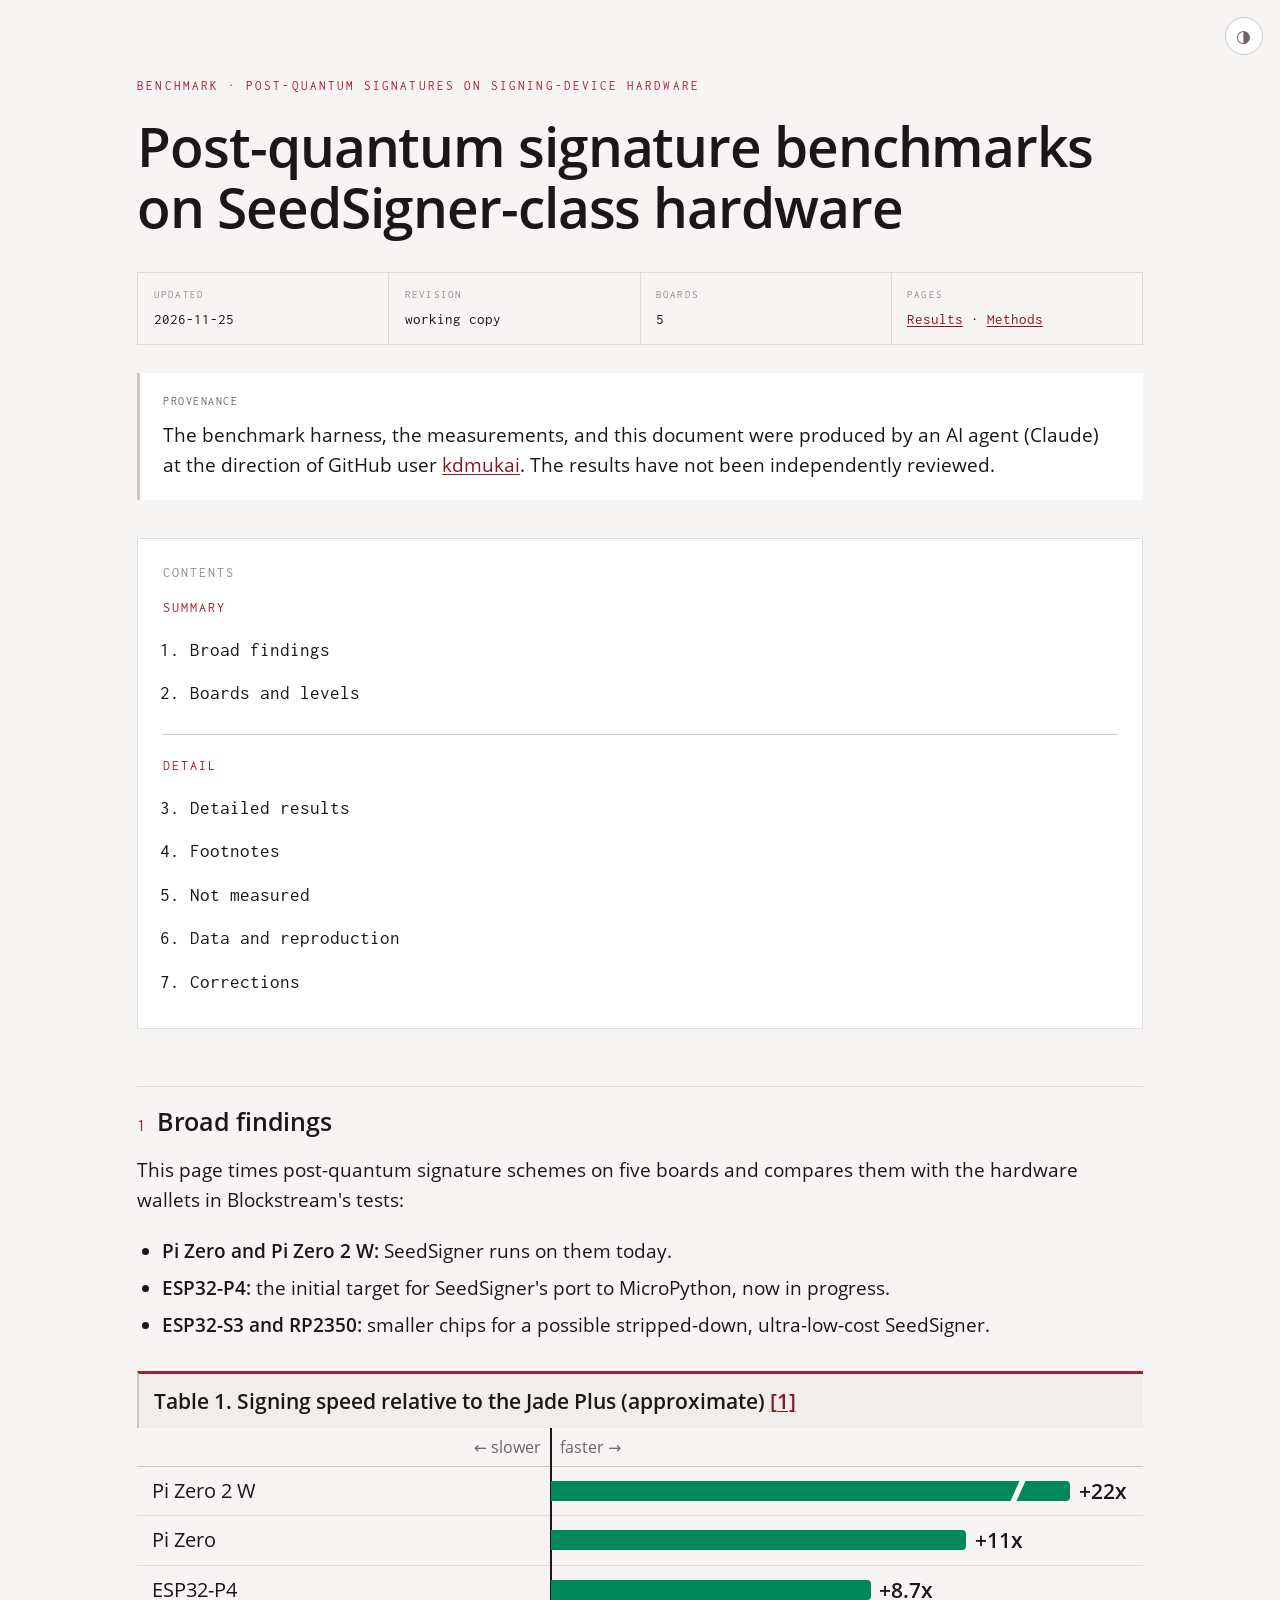
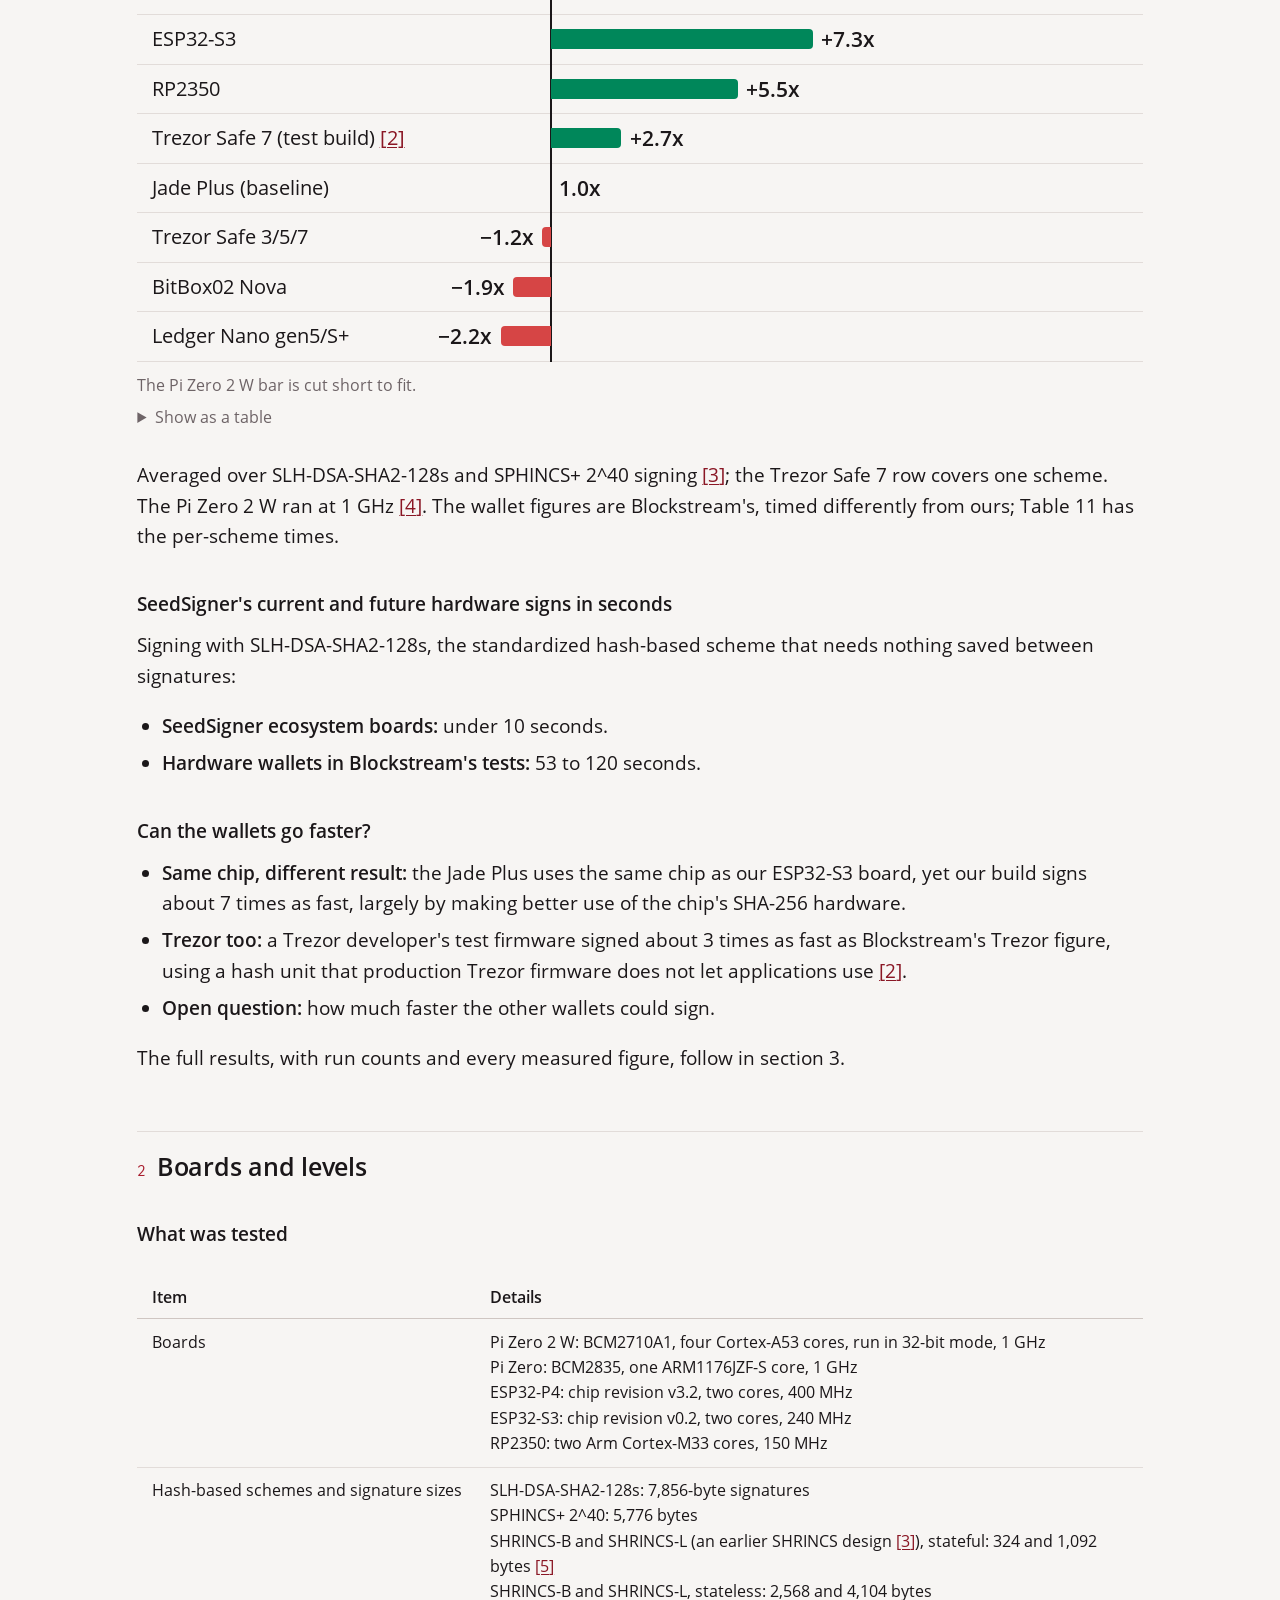
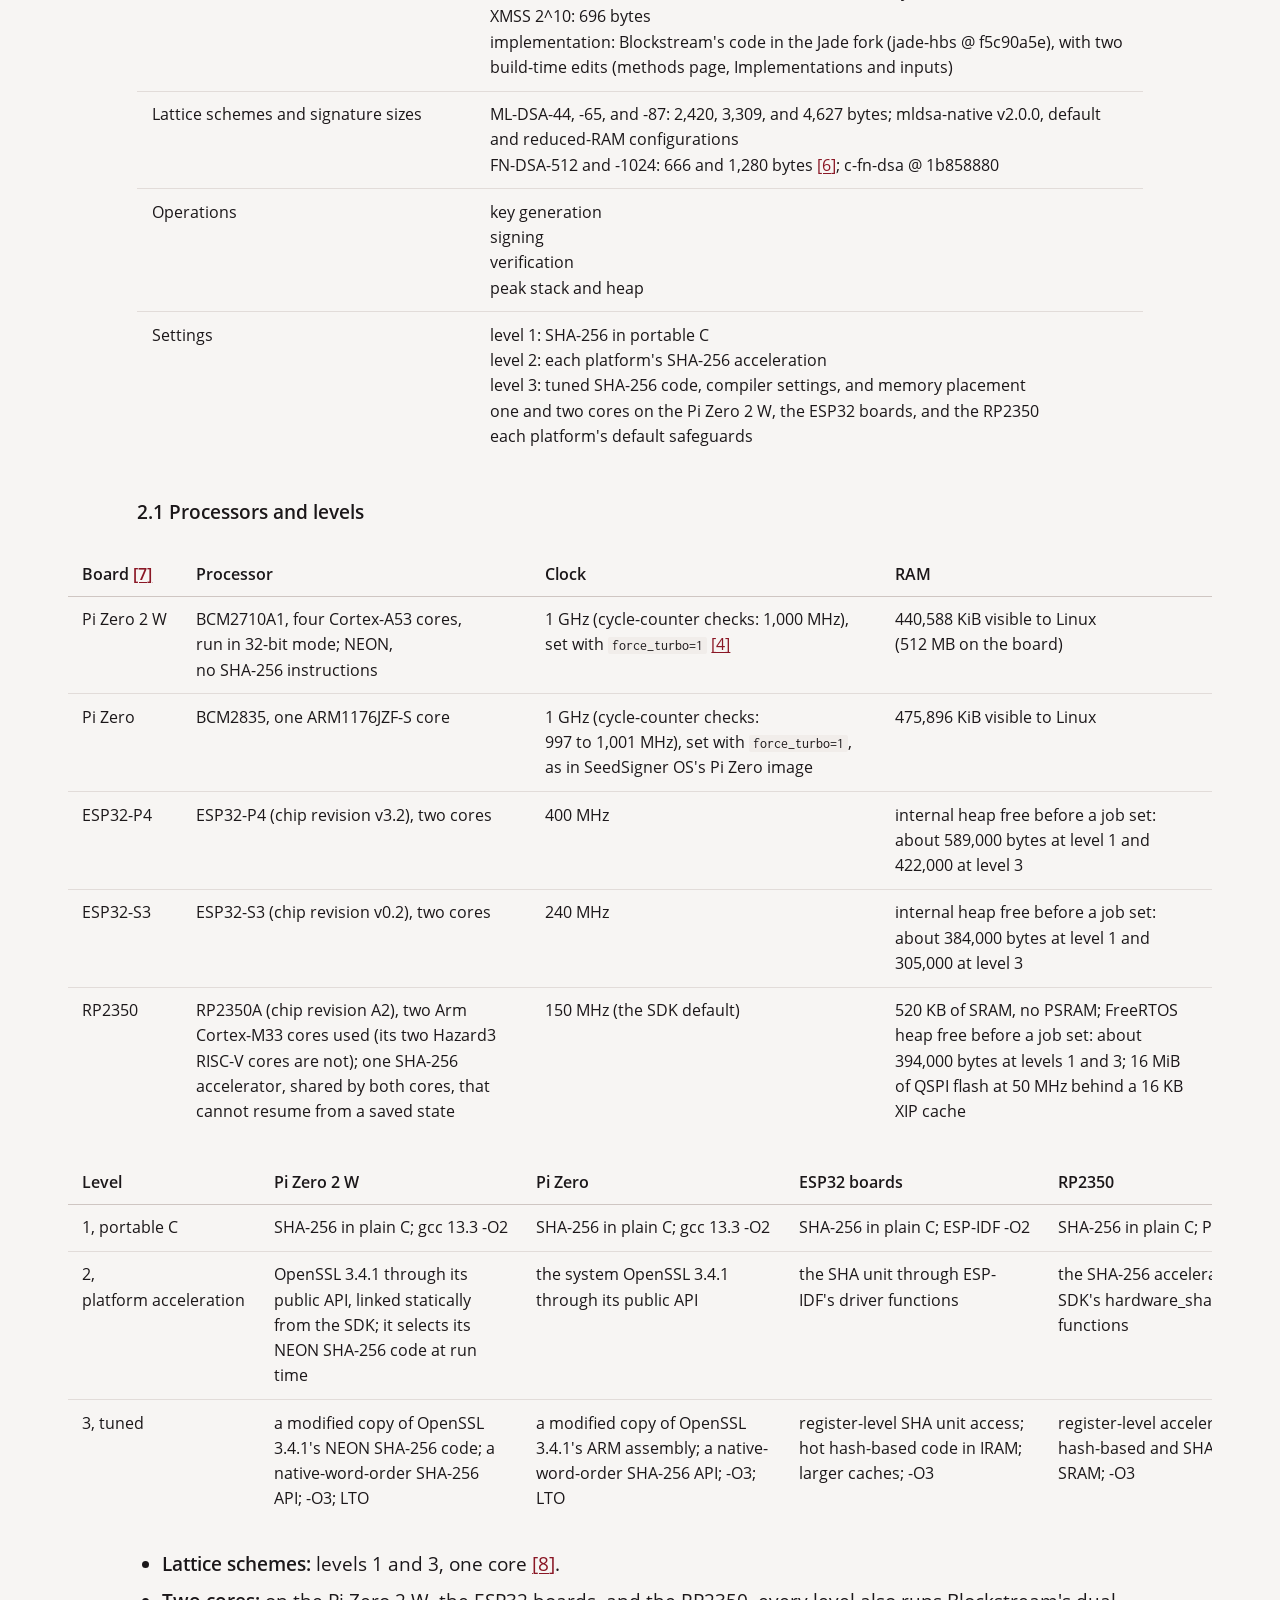
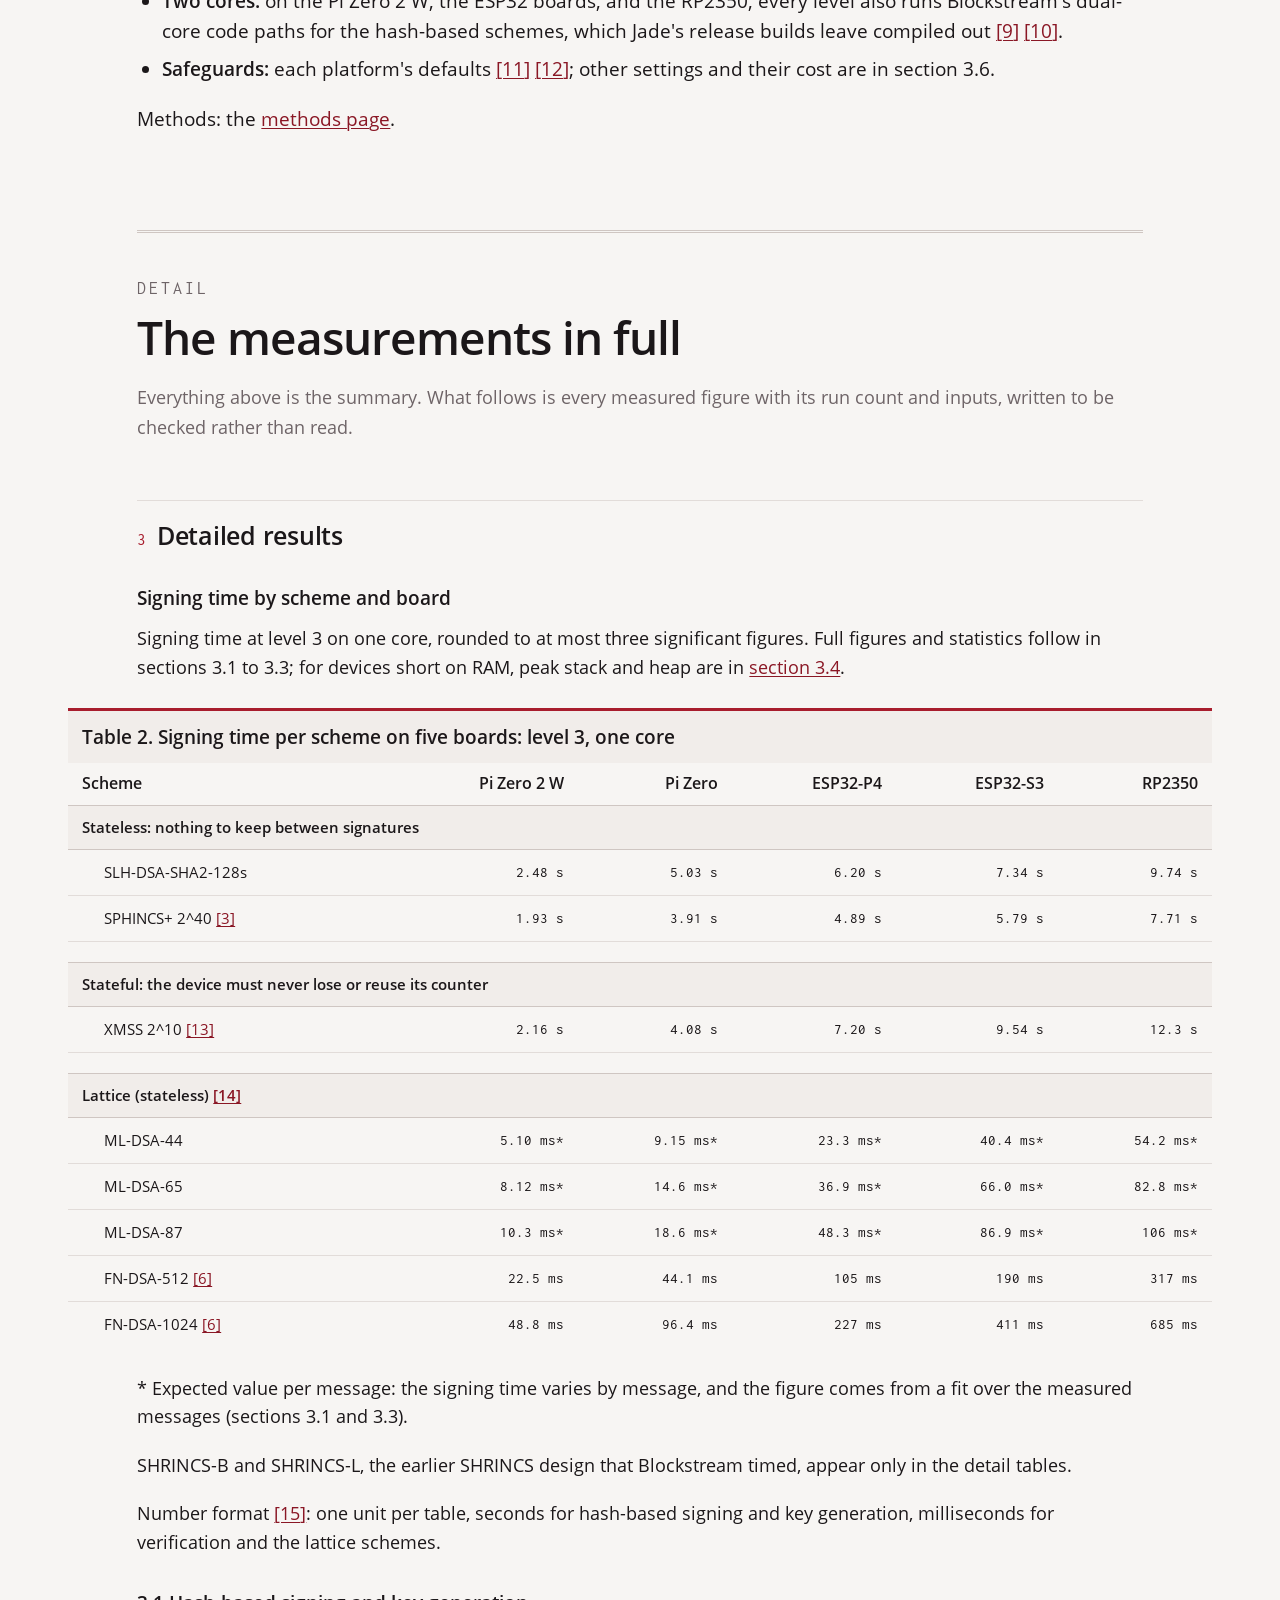
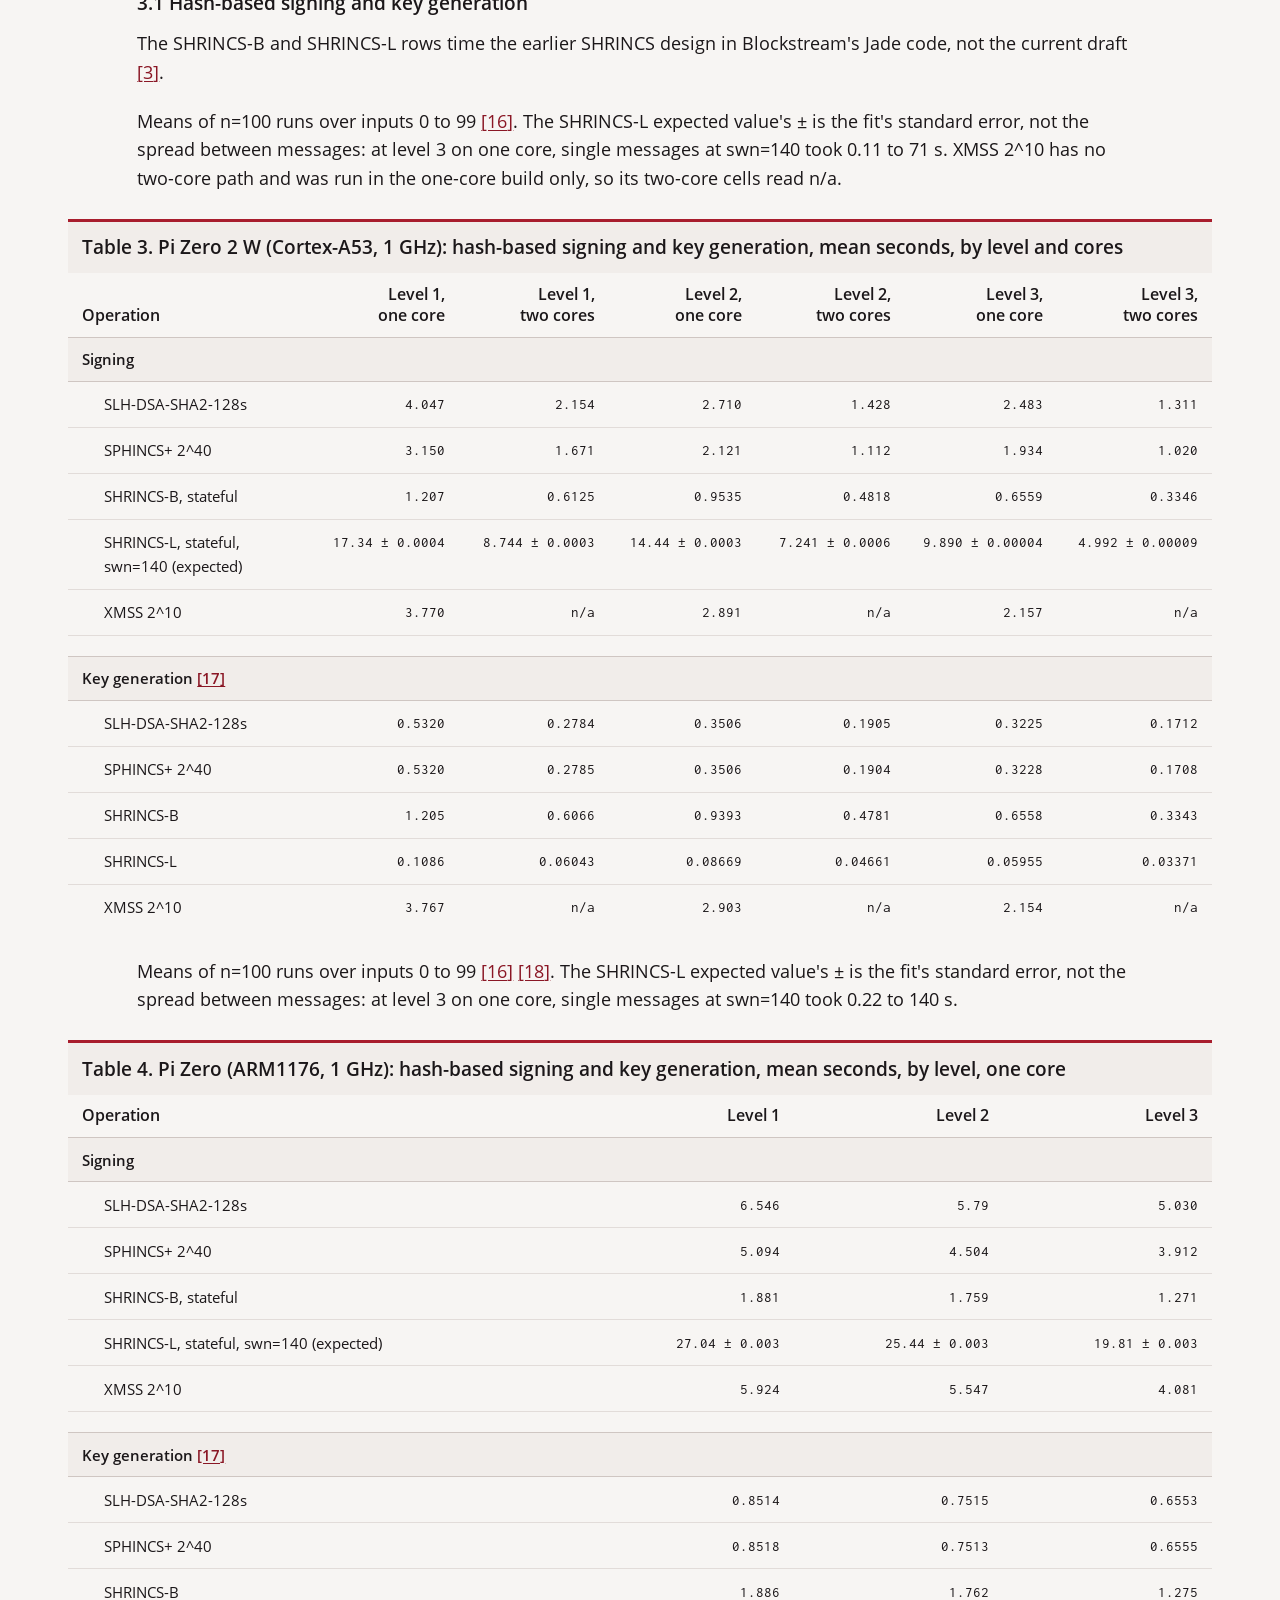
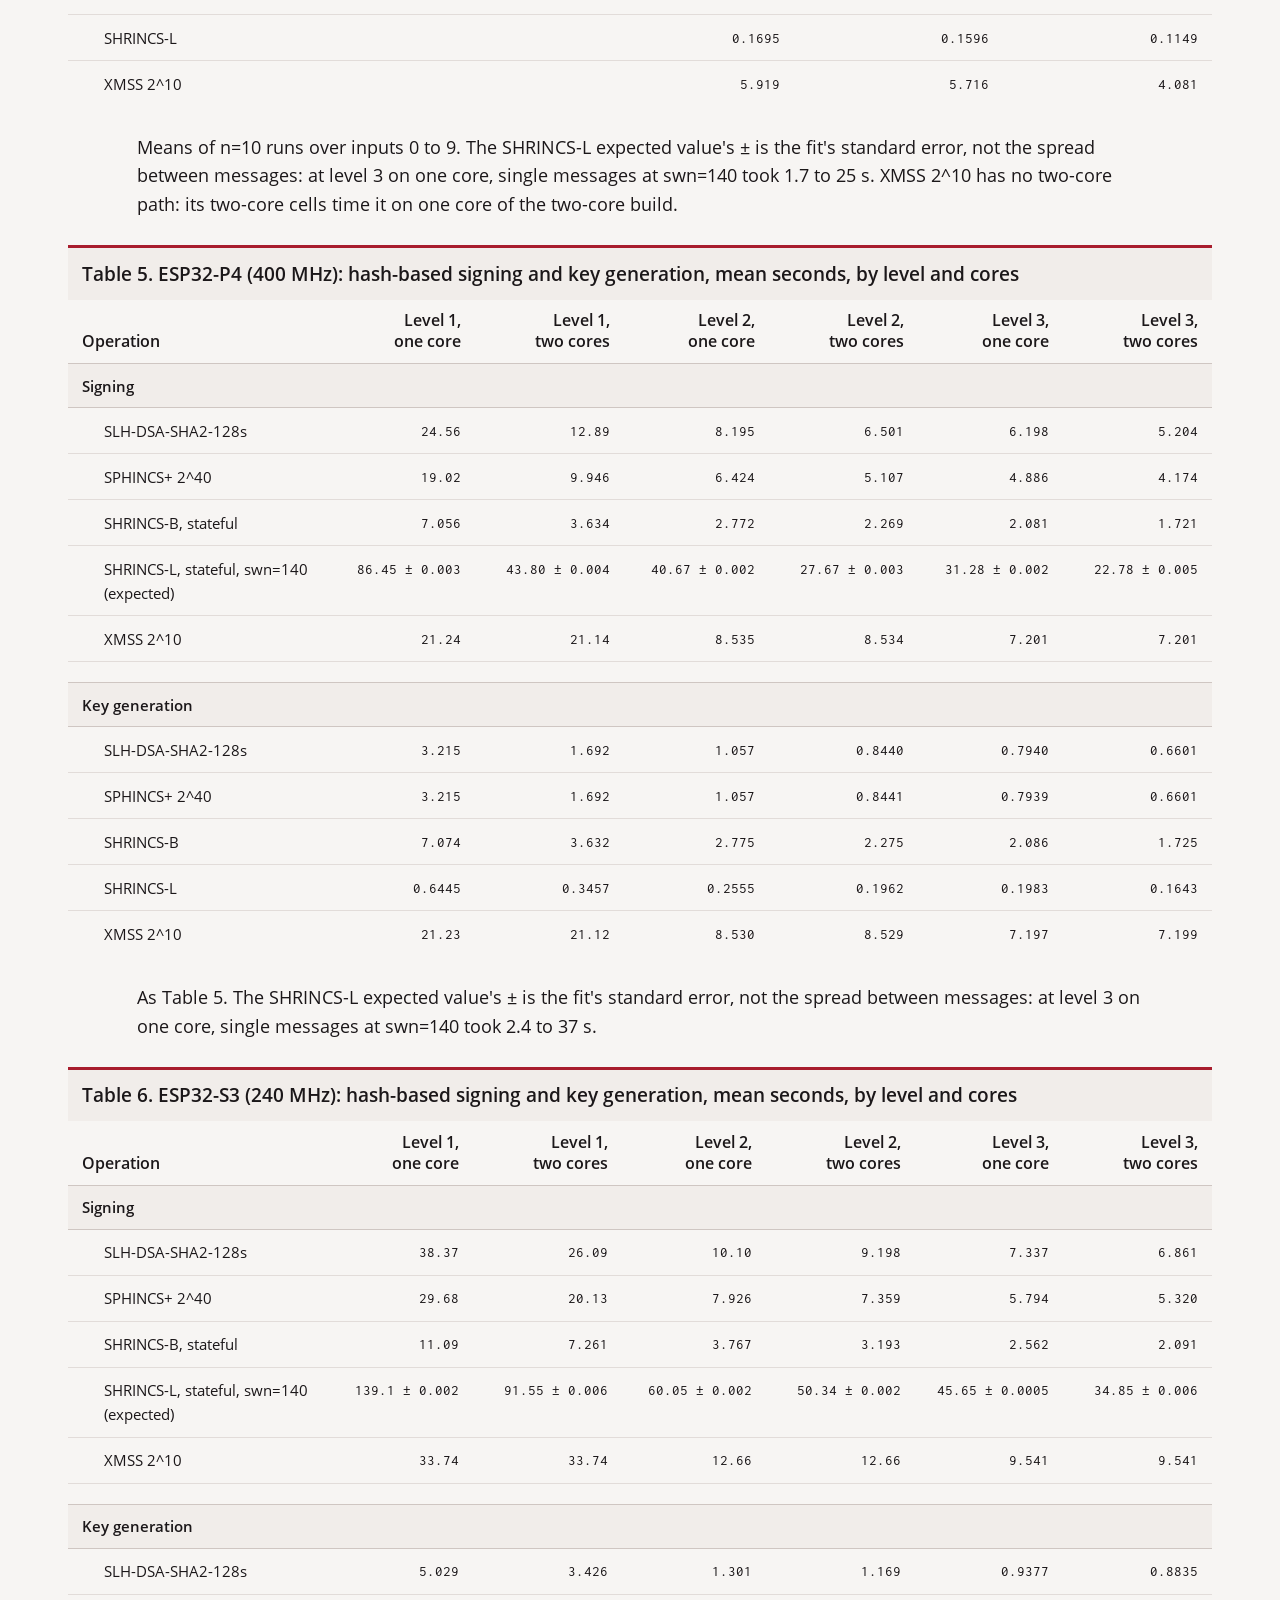
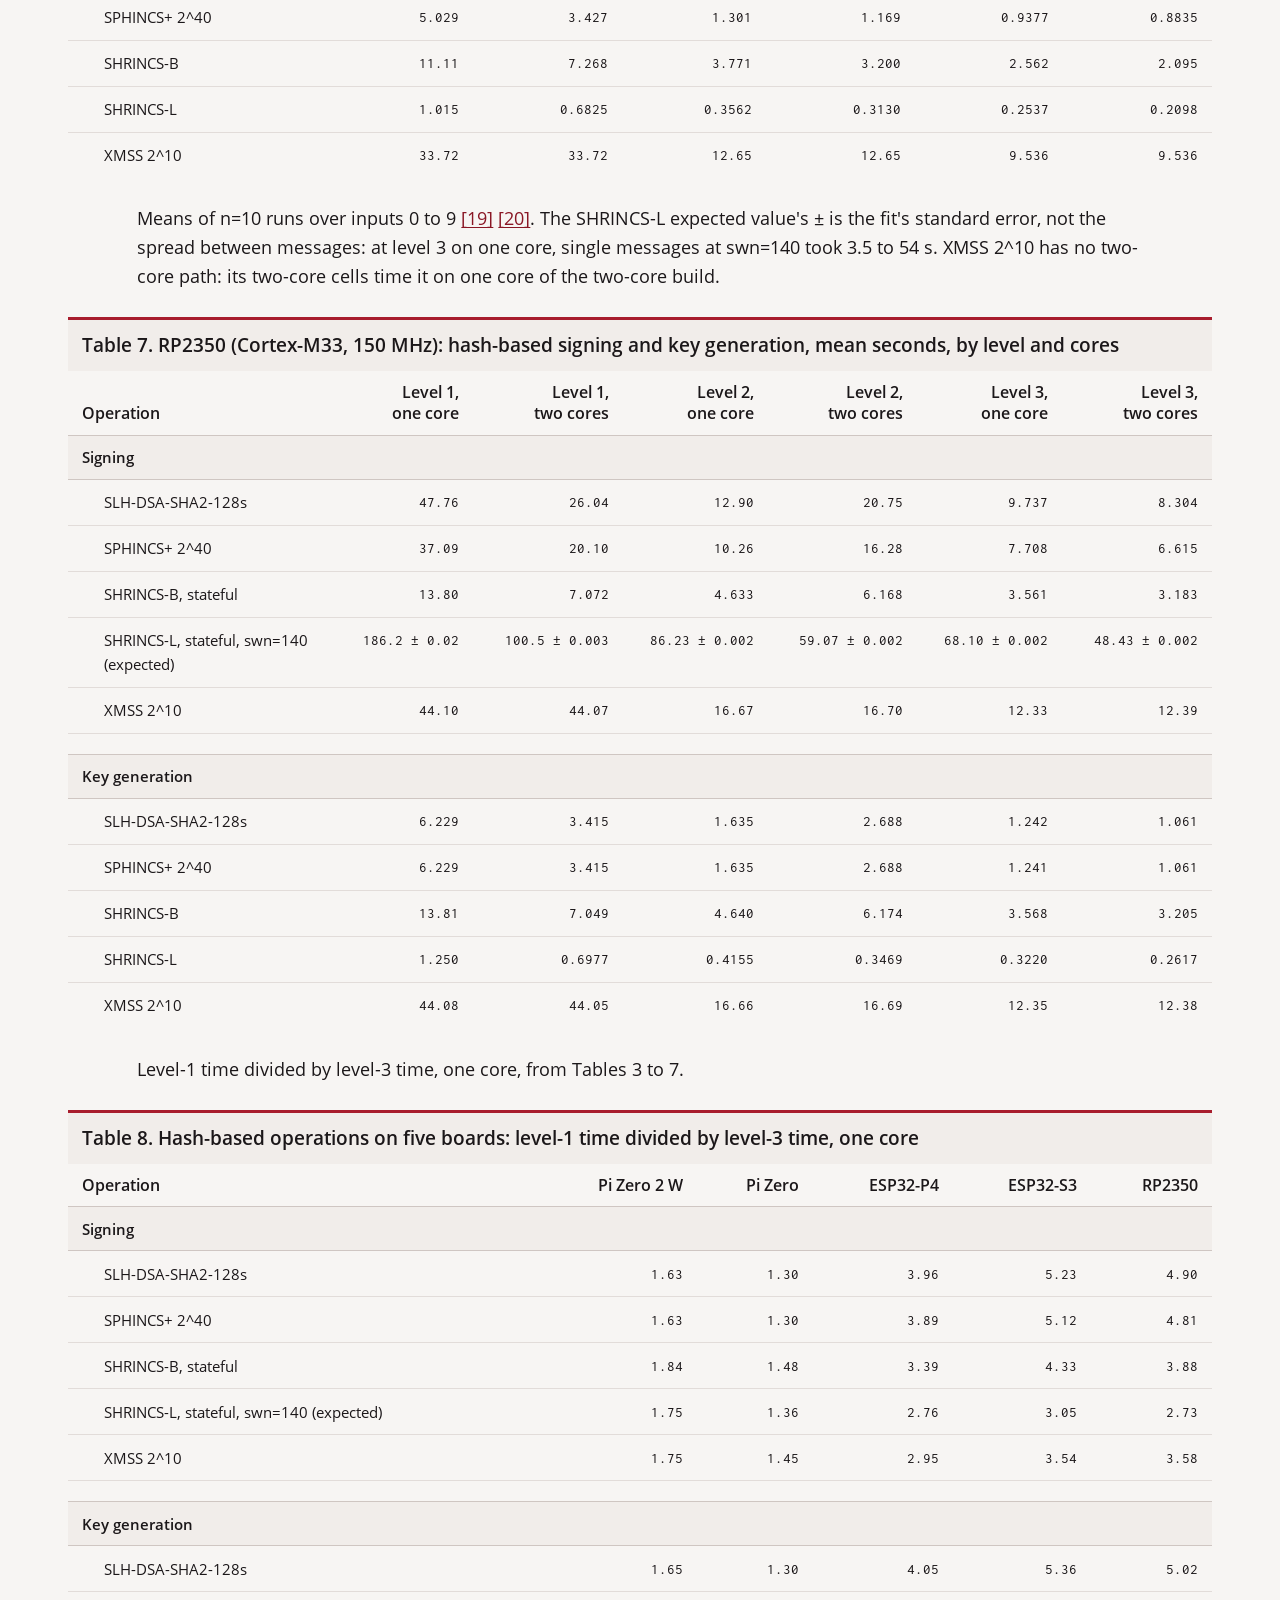
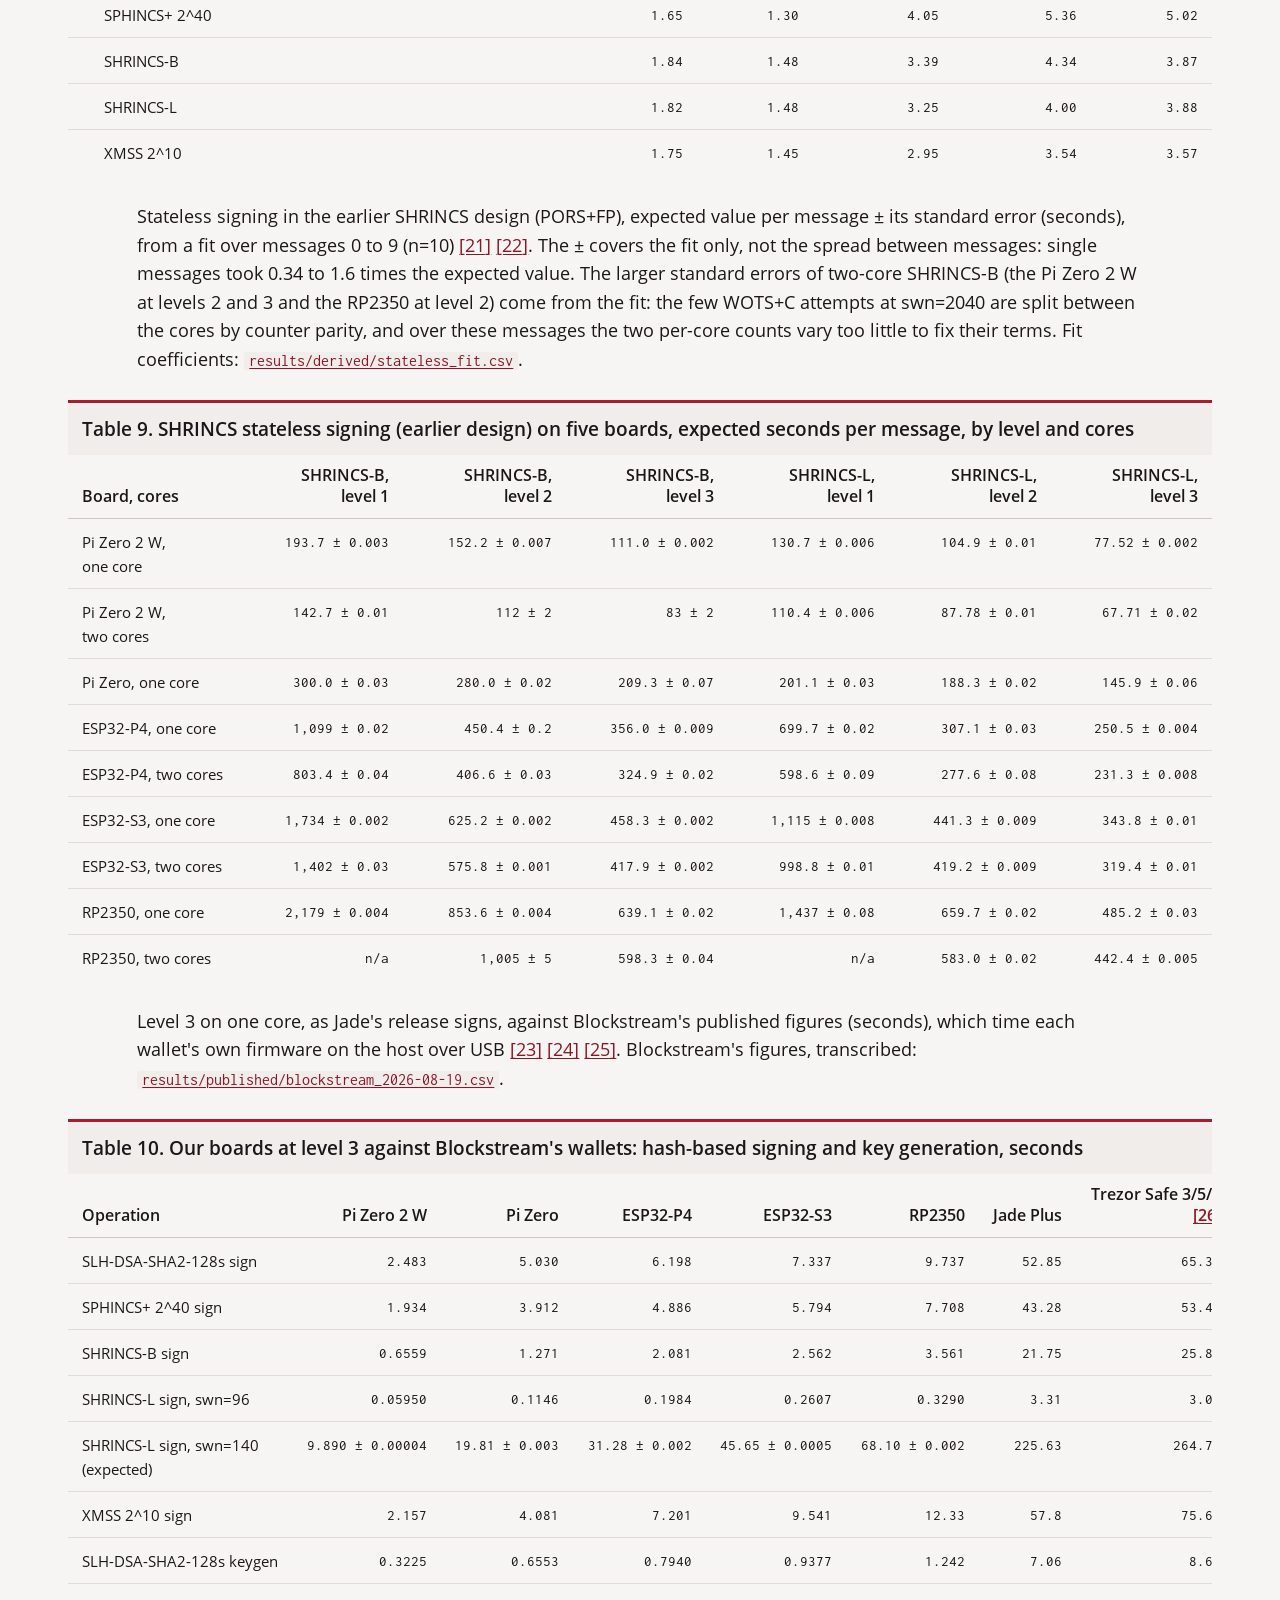
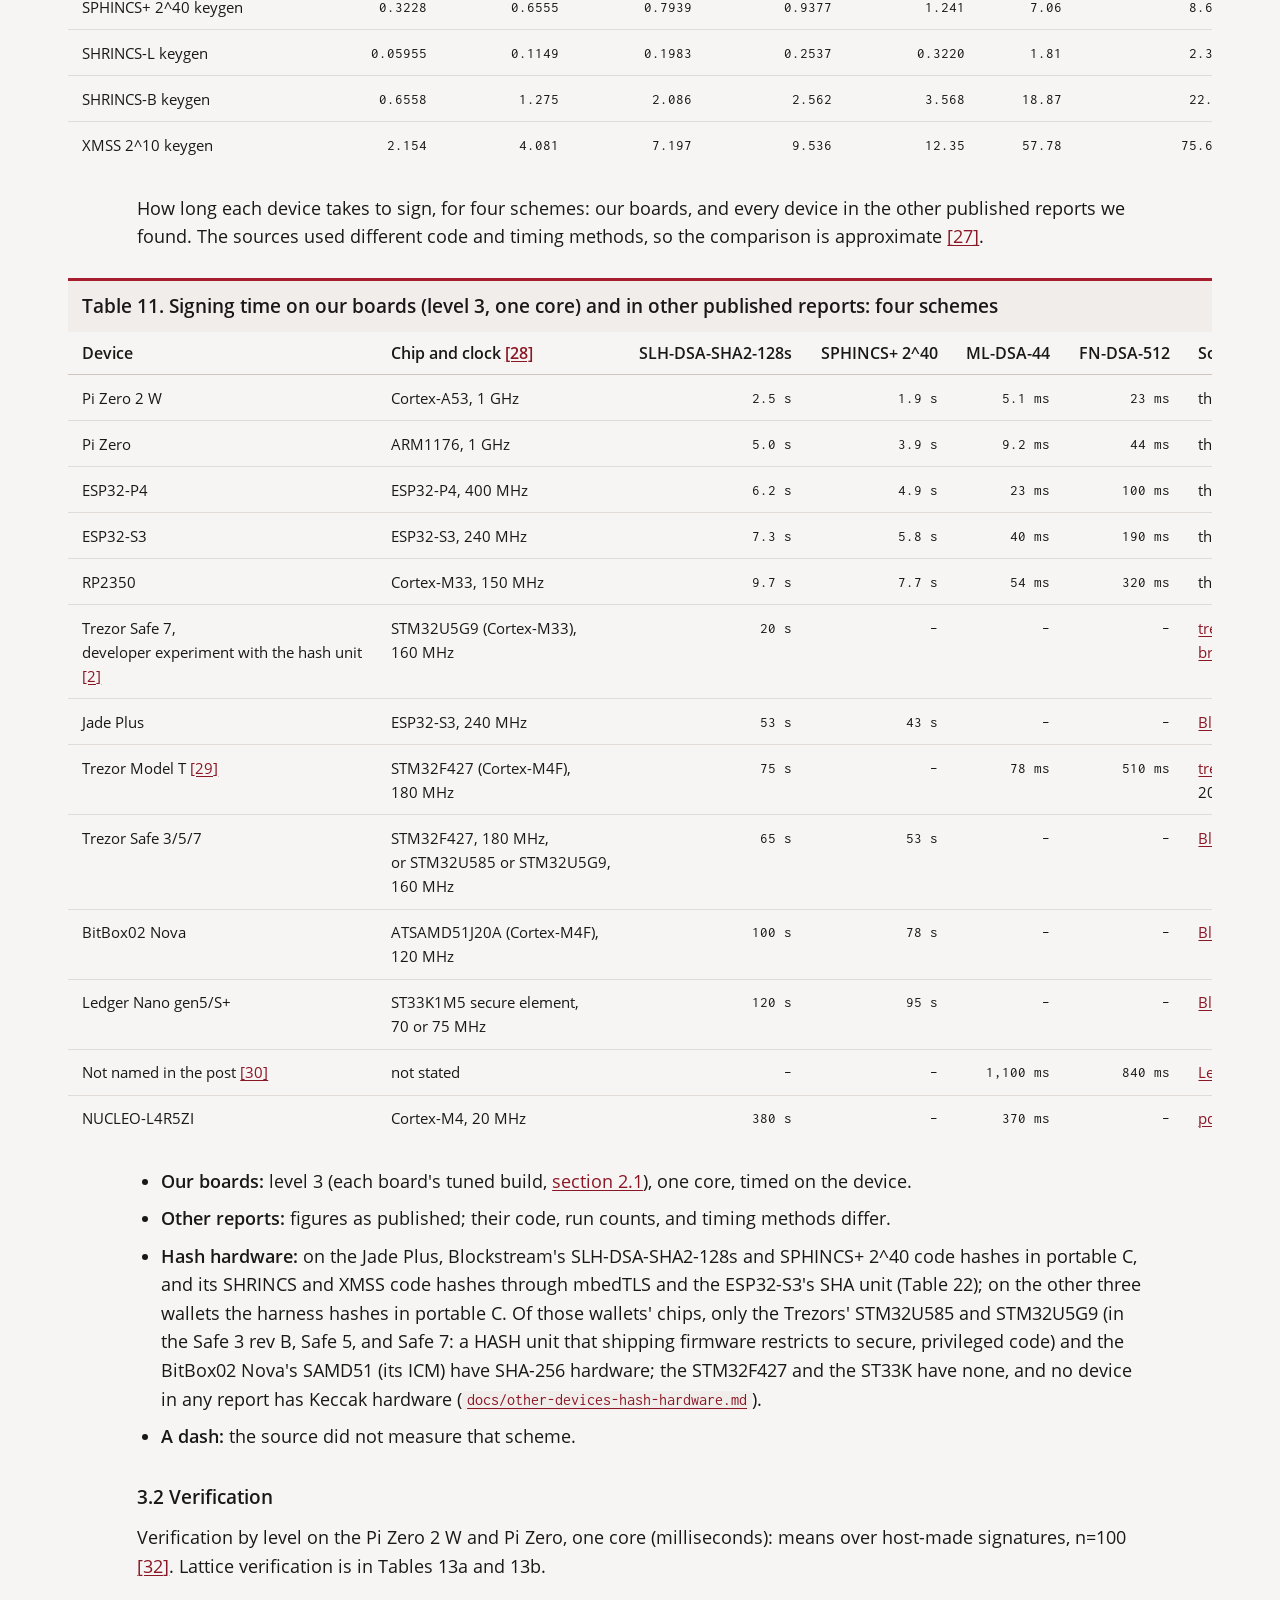
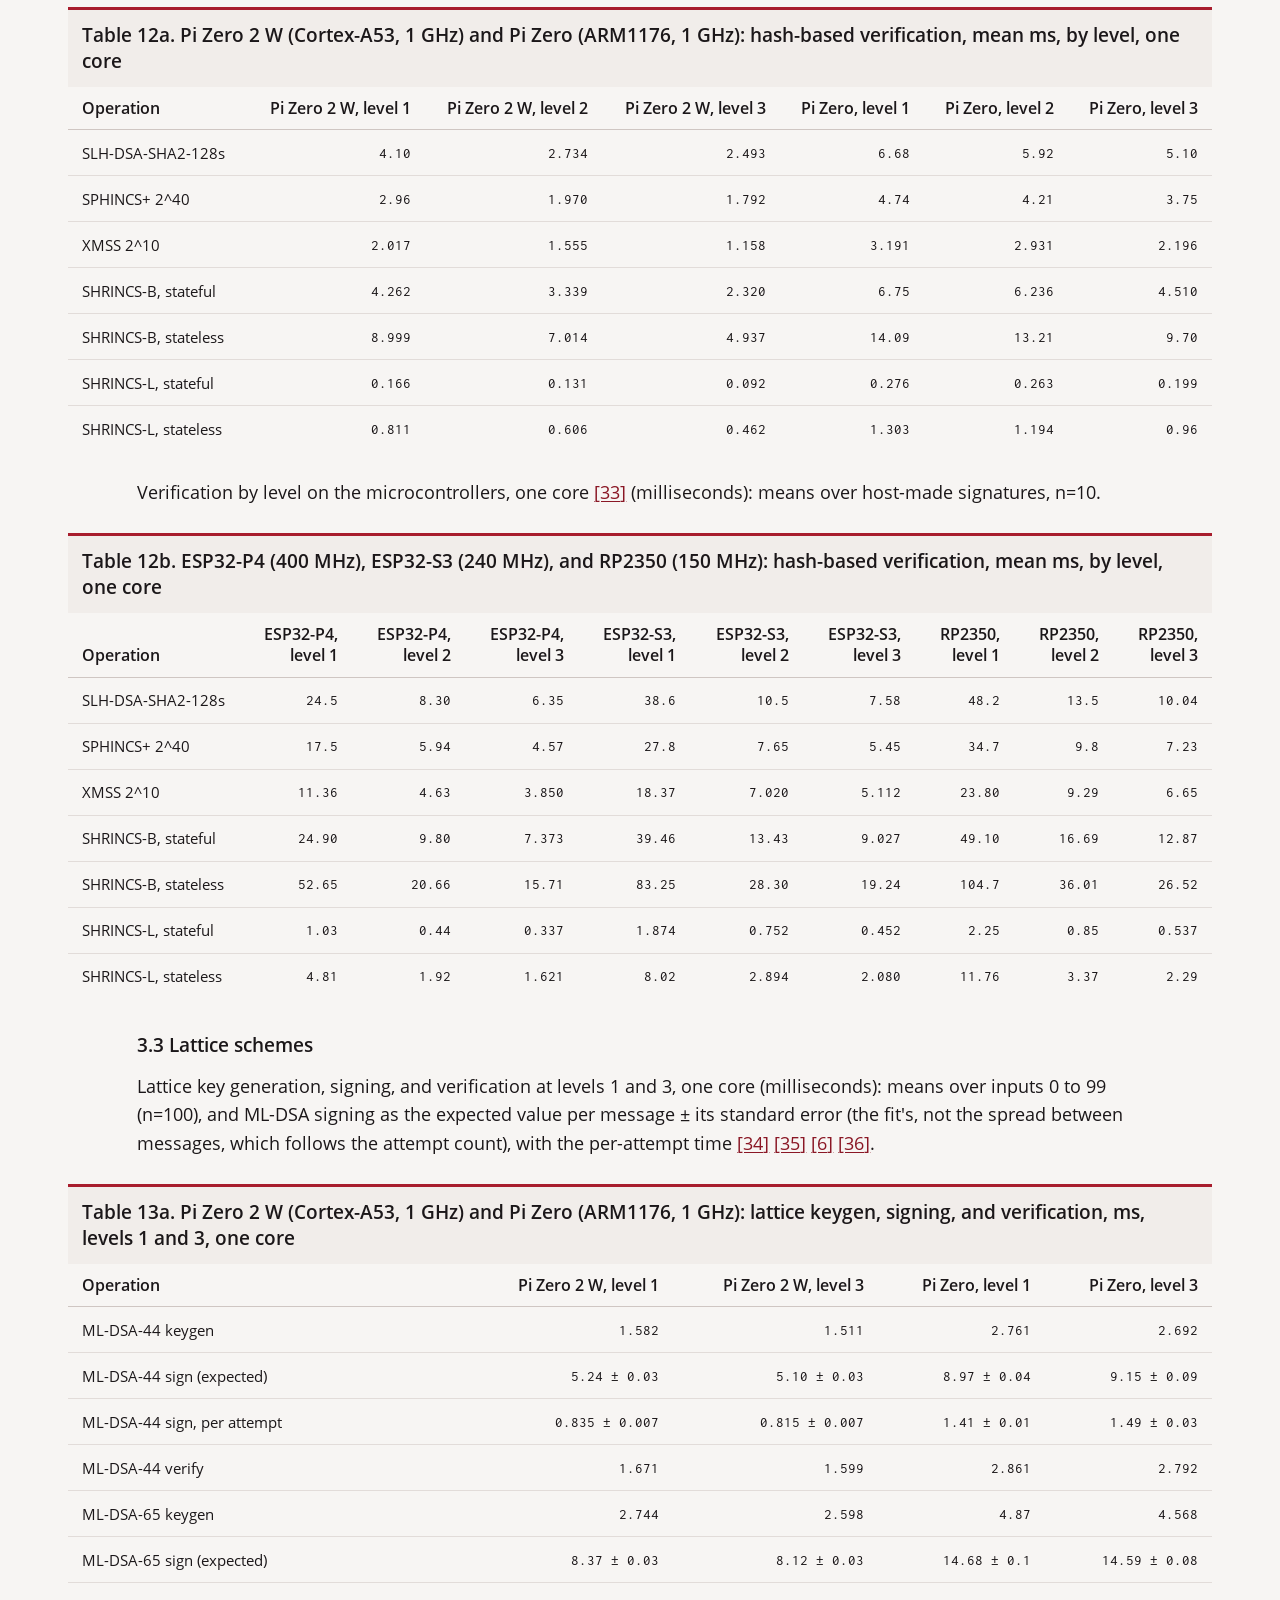
<file: index.html>
<!doctype html>
<html lang="en">
<head>
<meta charset="utf-8">
<meta name="viewport" content="width=device-width, initial-scale=1">
<title>Post-quantum signature benchmarks on SeedSigner-class hardware</title>
<meta name="description" content="Post-quantum signature schemes timed on five boards in the SeedSigner ecosystem and compared with the hardware wallets in Blockstream&#x27;s tests.">
<meta property="og:type" content="article">
<meta property="og:title" content="Post-quantum signature benchmarks on SeedSigner-class hardware">
<meta property="og:description" content="Post-quantum signature schemes timed on five boards in the SeedSigner ecosystem and compared with the hardware wallets in Blockstream&#x27;s tests.">
<meta property="og:url" content="https://kdmukai-bot.github.io/post-quantum-signature-benchmarks/">
<meta property="og:image" content="https://kdmukai-bot.github.io/post-quantum-signature-benchmarks/assets/social-card.jpg">
<meta property="og:image:width" content="1200">
<meta property="og:image:height" content="630">
<meta property="og:image:alt" content="Bar chart: signing speed relative to the Jade Plus (approximate). Pi Zero 2 W +22x; Pi Zero +11x; ESP32-P4 +8.7x; ESP32-S3 +7.3x; RP2350 +5.5x; Trezor Safe 7 (test build) +2.7x; Jade Plus 1.0x; Trezor Safe 3/5/7 −1.2x; BitBox02 Nova −1.9x; Ledger Nano gen5/S+ −2.2x.">
<meta name="twitter:card" content="summary_large_image">
<meta name="twitter:image" content="https://kdmukai-bot.github.io/post-quantum-signature-benchmarks/assets/social-card.jpg">
<meta name="twitter:image:alt" content="Bar chart: signing speed relative to the Jade Plus (approximate). Pi Zero 2 W +22x; Pi Zero +11x; ESP32-P4 +8.7x; ESP32-S3 +7.3x; RP2350 +5.5x; Trezor Safe 7 (test build) +2.7x; Jade Plus 1.0x; Trezor Safe 3/5/7 −1.2x; BitBox02 Nova −1.9x; Ledger Nano gen5/S+ −2.2x.">
<link rel="stylesheet" href="assets/fonts.css">
<link rel="stylesheet" href="assets/series.css">
<style>
/* Page width: 55rem, close to GitHub's 980px content width at the laptop font size;
   phones are unaffected, since the column already fills the screen there. */
:root{ --measure:55rem; }
.tablewrap td.num, .tablewrap th.num{ text-align:right; }
.tablewrap th{ white-space:normal; font-family:var(--sans); font-size:.86rem;
  letter-spacing:0; text-transform:none; color:var(--ink); font-weight:650;
  line-height:1.3; vertical-align:bottom; }
.tablewrap .nw{ white-space:nowrap; }
.tablewrap tr.gap td{ height:1.1rem; padding:0; border:0; background:none; }
.tablewrap td.child{ padding-left:1.9rem; }
.tablewrap.summary{ max-width:36rem; }
.tablewrap.summary table{ font-size:1.12rem; }
.tablewrap.summary td{ padding:.6rem 1rem; vertical-align:baseline; }
.tablewrap.summary td.child{ padding-left:2rem; }
.tablewrap.summary td.num{ font-family:var(--sans); font-size:1.4rem; font-weight:700;
  color:var(--ink); font-variant-numeric:tabular-nums; }
:root{ --gain:#00875a; --loss:#d64545; }
@media (prefers-color-scheme:dark){ :root:not([data-theme="light"]){ --gain:#1fa37f;
  --loss:#e35d5d; } }
:root[data-theme="dark"]{ --gain:#1fa37f; --loss:#e35d5d; }
.cbars{ margin:1.6rem 0; }
.cbar-title{ font-family:var(--sans); font-size:1.12rem; font-weight:700; line-height:1.35;
  color:var(--ink); padding:.7rem .75rem .65rem; background:var(--raised);
  border-top:3px solid var(--accent); }
.cbar-grid{ display:grid; grid-template-columns:max-content 1fr; }
.cbar-row{ display:contents; }
.cbar-name, .cbar-plot{ border-bottom:1px solid var(--rule); }
.cbar-name{ padding:.55rem .75rem; font-size:1.04rem; line-height:1.3; white-space:nowrap;
  display:flex; align-items:center; }
.cbar-plot{ position:relative; min-height:2.6rem; }
.cbar-plot::before{ content:""; position:absolute; top:0; bottom:-1px; left:var(--x0);
  margin-left:-1px; border-left:2px solid var(--ink); }
.cbar-axis .cbar-name, .cbar-axis .cbar-plot{ border-bottom:1px solid var(--rule-strong); }
.cbar-axis .cbar-plot{ min-height:2rem; }
@media (max-width:560px){
  .cbar-grid{ grid-template-columns:1fr; }
  .cbar-name{ white-space:normal; border-bottom:0; padding:.5rem .5rem 0; }
  .cbar-axis .cbar-name{ display:none; }
  .cbar-plot{ min-height:2.3rem; }
}
.cbar{ position:absolute; top:50%; height:20px; margin-top:-10px; }
.cbar.up{ background:var(--gain); border-radius:0 4px 4px 0; }
.cbar.down{ background:var(--loss); border-radius:4px 0 0 4px; }
.cbar-break{ position:absolute; top:-4px; bottom:-4px; width:6px; margin-left:-3px;
  background:var(--ground); transform:skewX(-24deg); }
.cbar-val, .cbar-dir{ position:absolute; top:50%; transform:translateY(-50%);
  white-space:nowrap; }
.cbar-val{ font-weight:700; font-size:1.12rem; color:var(--ink);
  font-variant-numeric:tabular-nums; }
.cbar-val.muted{ font-weight:400; color:var(--muted); font-size:1rem; }
.cbar-dir{ font-size:.82rem; color:var(--muted); }
.cbar-note{ font-size:.82rem; color:var(--muted); margin:.6rem 0 .3rem; }
.cbar-table summary{ cursor:pointer; font-size:.86rem; color:var(--muted); }
.tablewrap.summary td.num.up{ color:var(--pass); }
.tablewrap.summary td.num.down{ color:var(--accent); }
.tablewrap.summary th{ font-size:1rem; }
.tablewrap.summary caption{ font-size:1.12rem; }
.tablewrap caption{ caption-side:top; text-align:left; font-family:var(--sans);
  font-size:1rem; font-weight:700; line-height:1.35; color:var(--ink);
  padding:.7rem .75rem .65rem; background:var(--raised);
  border-top:3px solid var(--accent); }
.tablewrap tr.group td{ background:var(--raised); color:var(--ink); padding-top:.5rem;
  padding-bottom:.5rem; border-top:1px solid var(--rule-strong);
  border-bottom:1px solid var(--rule-strong); }
.tablewrap .fnwrap{ white-space:normal; }
section.footnotes{ margin-top:3rem; font-size:.86rem; color:var(--muted); }
section.footnotes ol{ padding-left:1.4rem; }
hr.footnotes-sep{ border:0; border-top:1px solid var(--rule); margin:3rem 0 1rem; }
.footnote-ref a, .footnote-backref{ text-decoration:none; }
</style>
</head>
<body>
<button class="themetoggle" type="button" aria-label="Toggle light and dark theme">&#9681;</button>
<div class="wrap">

<header class="masthead">
  <p class="eyebrow">Benchmark &middot; Post-quantum signatures on signing-device hardware</p>
  <h1>Post-quantum signature benchmarks on SeedSigner-class hardware</h1>
  <dl class="meta">
    <div><dt>Updated</dt><dd>2026-11-25</dd></div>
    <div><dt>Revision</dt><dd><span data-deploy-rev>working copy</span></dd></div>
    <div><dt>Boards</dt><dd>5</dd></div>
    <div><dt>Pages</dt><dd><a href="index.html">Results</a> &middot; <a href="methods.html">Methods</a></dd></div>
  </dl>
  <div class="note"><span class="tag">Provenance</span>
  <p>The benchmark harness, the measurements, and this document were produced by an AI agent (Claude) at the direction of GitHub user <a href="https://github.com/kdmukai">kdmukai</a>. The results have not been independently reviewed.</p></div>
</header>

<nav class="toc">
  <span class="tag">Contents</span>
  <p class="tocpart">Summary</p>
  <ol start="1">
    <li><a href="#1-broad-findings">Broad findings</a></li>
    <li><a href="#2-boards-and-levels">Boards and levels</a></li>
  </ol>
  <p class="tocpart">Detail</p>
  <ol start="3">
    <li><a href="#3-detailed-results">Detailed results</a></li>
    <li><a href="#4-footnotes">Footnotes</a></li>
    <li><a href="#5-not-measured">Not measured</a></li>
    <li><a href="#6-data-and-reproduction">Data and reproduction</a></li>
    <li><a href="#7-corrections">Corrections</a></li>
  </ol>
</nav>

<h2 id="1-broad-findings"><a class="anchor" href="#1-broad-findings"><span class="num">1</span>Broad findings</a></h2>
<p>This page times post-quantum signature schemes on five boards and compares them with the
hardware wallets in Blockstream's tests:</p>
<ul>
<li><strong>Pi Zero and Pi Zero 2 W:</strong> SeedSigner runs on them today.</li>
<li><strong>ESP32-P4:</strong> the initial target for SeedSigner's port to MicroPython, now in progress.</li>
<li><strong>ESP32-S3 and RP2350:</strong> smaller chips for a possible stripped-down, ultra-low-cost
SeedSigner.</li>
</ul>
<figure class="cbars" style="--pl:4.3rem; --pr:3.8rem; --u:calc((100% - var(--pl) - var(--pr)) / 13.7000); --x0:calc(var(--pl) + var(--u) * 1.2000)">
<figcaption class="cbar-title">Table 1. Signing speed relative to the Jade Plus (approximate) <a class="fnref" href="#fn-1">[1]</a></figcaption>
<div class="cbar-grid">
<div class="cbar-row cbar-axis" aria-hidden="true"><div class="cbar-name"></div><div class="cbar-plot"><span class="cbar-dir" style="right:calc(100% - var(--x0) + .5rem)">&larr; slower</span><span class="cbar-dir" style="left:calc(var(--x0) + .5rem)">faster &rarr;</span></div></div>
<div class="cbar-row"><div class="cbar-name"><span>Pi Zero 2 W</span></div><div class="cbar-plot"><span class="cbar up" style="left:var(--x0);width:calc(var(--u) * 12.5000)" title="Pi Zero 2 W: 22x as fast as the Jade Plus (bar cut short to fit)"><span class="cbar-break" style="left:90.00%"></span></span><span class="cbar-val" style="left:calc(var(--x0) + var(--u) * 12.5000 + .45rem)">+22x</span></div></div>
<div class="cbar-row"><div class="cbar-name"><span>Pi Zero</span></div><div class="cbar-plot"><span class="cbar up" style="left:var(--x0);width:calc(var(--u) * 10.0000)" title="Pi Zero: 11x as fast as the Jade Plus"></span><span class="cbar-val" style="left:calc(var(--x0) + var(--u) * 10.0000 + .45rem)">+11x</span></div></div>
<div class="cbar-row"><div class="cbar-name"><span>ESP32-P4</span></div><div class="cbar-plot"><span class="cbar up" style="left:var(--x0);width:calc(var(--u) * 7.7000)" title="ESP32-P4: 8.7x as fast as the Jade Plus"></span><span class="cbar-val" style="left:calc(var(--x0) + var(--u) * 7.7000 + .45rem)">+8.7x</span></div></div>
<div class="cbar-row"><div class="cbar-name"><span>ESP32-S3</span></div><div class="cbar-plot"><span class="cbar up" style="left:var(--x0);width:calc(var(--u) * 6.3000)" title="ESP32-S3: 7.3x as fast as the Jade Plus"></span><span class="cbar-val" style="left:calc(var(--x0) + var(--u) * 6.3000 + .45rem)">+7.3x</span></div></div>
<div class="cbar-row"><div class="cbar-name"><span>RP2350</span></div><div class="cbar-plot"><span class="cbar up" style="left:var(--x0);width:calc(var(--u) * 4.5000)" title="RP2350: 5.5x as fast as the Jade Plus"></span><span class="cbar-val" style="left:calc(var(--x0) + var(--u) * 4.5000 + .45rem)">+5.5x</span></div></div>
<div class="cbar-row"><div class="cbar-name"><span>Trezor Safe 7 (test build) <a class="fnref" href="#fn-2">[2]</a></span></div><div class="cbar-plot"><span class="cbar up" style="left:var(--x0);width:calc(var(--u) * 1.7000)" title="Trezor Safe 7 (test build) [2]: 2.7x as fast as the Jade Plus"></span><span class="cbar-val" style="left:calc(var(--x0) + var(--u) * 1.7000 + .45rem)">+2.7x</span></div></div>
<div class="cbar-row"><div class="cbar-name"><span>Jade Plus (baseline)</span></div><div class="cbar-plot"><span class="cbar-val" style="left:calc(var(--x0) + .45rem)">1.0x</span></div></div>
<div class="cbar-row"><div class="cbar-name"><span>Trezor Safe 3/5/7</span></div><div class="cbar-plot"><span class="cbar down" style="right:calc(100% - var(--x0));width:calc(var(--u) * 0.2000)" title="Trezor Safe 3/5/7: takes 1.2x as long as the Jade Plus"></span><span class="cbar-val" style="right:calc(calc(100% - var(--x0)) + var(--u) * 0.2000 + .45rem)">−1.2x</span></div></div>
<div class="cbar-row"><div class="cbar-name"><span>BitBox02 Nova</span></div><div class="cbar-plot"><span class="cbar down" style="right:calc(100% - var(--x0));width:calc(var(--u) * 0.9000)" title="BitBox02 Nova: takes 1.9x as long as the Jade Plus"></span><span class="cbar-val" style="right:calc(calc(100% - var(--x0)) + var(--u) * 0.9000 + .45rem)">−1.9x</span></div></div>
<div class="cbar-row"><div class="cbar-name"><span>Ledger Nano gen5/S+</span></div><div class="cbar-plot"><span class="cbar down" style="right:calc(100% - var(--x0));width:calc(var(--u) * 1.2000)" title="Ledger Nano gen5/S+: takes 2.2x as long as the Jade Plus"></span><span class="cbar-val" style="right:calc(calc(100% - var(--x0)) + var(--u) * 1.2000 + .45rem)">−2.2x</span></div></div>
</div>
<p class="cbar-note">The Pi Zero 2 W bar is cut short to fit.</p>
<details class="cbar-table"><summary>Show as a table</summary><div class="tablewrap summary"><table>
<caption>Table 1. Signing speed relative to the Jade Plus (approximate)</caption>
<thead>
<tr>
<th><span class="nw">Device</span></th>
<th class="num"><span class="nw">Relative to the Jade Plus</span><span class="fnwrap"> <a class="fnref" href="#fn-1">[1]</a></span></th>
</tr>
</thead>
<tbody>
<tr>
<td><span class="nw">Pi Zero 2 W</span></td>
<td class="num up">+22x</td>
</tr>
<tr>
<td><span class="nw">Pi Zero</span></td>
<td class="num up">+11x</td>
</tr>
<tr>
<td><span class="nw">ESP32-P4</span></td>
<td class="num up">+8.7x</td>
</tr>
<tr>
<td><span class="nw">ESP32-S3</span></td>
<td class="num up">+7.3x</td>
</tr>
<tr>
<td><span class="nw">RP2350</span></td>
<td class="num up">+5.5x</td>
</tr>
<tr>
<td><span class="nw">Trezor Safe 7</span> <span class="nw">(test build)</span><span class="fnwrap"> <a class="fnref" href="#fn-2">[2]</a></span></td>
<td class="num up">+2.7x</td>
</tr>
<tr>
<td><span class="nw">Jade Plus</span> <span class="nw">(baseline)</span></td>
<td class="num">1.0x</td>
</tr>
<tr>
<td><span class="nw">Trezor Safe 3/5/7</span></td>
<td class="num down">−1.2x</td>
</tr>
<tr>
<td><span class="nw">BitBox02 Nova</span></td>
<td class="num down">−1.9x</td>
</tr>
<tr>
<td><span class="nw">Ledger Nano gen5/S+</span></td>
<td class="num down">−2.2x</td>
</tr>
</tbody>
</table></div></details>
</figure>
<p>Averaged over SLH-DSA-SHA2-128s and SPHINCS+ 2^40 signing <a class="fnref" href="#fn-3">[3]</a>; the Trezor Safe 7 row
covers one scheme. The Pi Zero 2 W ran at 1 GHz <a class="fnref" href="#fn-4">[4]</a>. The wallet figures are Blockstream's,
timed differently from ours; Table 11 has the per-scheme times.</p>
<h3 id="seedsigners-current-and-future-hardware-signs-in-seconds"><a class="anchor" href="#seedsigners-current-and-future-hardware-signs-in-seconds">SeedSigner's current and future hardware signs in seconds</a></h3>
<p>Signing with SLH-DSA-SHA2-128s, the standardized hash-based scheme that needs nothing
saved between signatures:</p>
<ul>
<li><strong>SeedSigner ecosystem boards:</strong> under 10 seconds.</li>
<li><strong>Hardware wallets in Blockstream's tests:</strong> 53 to 120 seconds.</li>
</ul>
<h3 id="can-the-wallets-go-faster"><a class="anchor" href="#can-the-wallets-go-faster">Can the wallets go faster?</a></h3>
<ul>
<li><strong>Same chip, different result:</strong> the Jade Plus uses the same chip as our ESP32-S3 board,
yet our build signs about 7 times as fast, largely by making better use of the chip's
SHA-256 hardware.</li>
<li><strong>Trezor too:</strong> a Trezor developer's test firmware signed about 3 times as fast as
Blockstream's Trezor figure, using a hash unit that production Trezor firmware does not
let applications use <a class="fnref" href="#fn-2">[2]</a>.</li>
<li><strong>Open question:</strong> how much faster the other wallets could sign.</li>
</ul>
<p>The full results, with run counts and every measured figure, follow in section 3.</p>
<h2 id="2-boards-and-levels"><a class="anchor" href="#2-boards-and-levels"><span class="num">2</span>Boards and levels</a></h2>
<h3 id="what-was-tested"><a class="anchor" href="#what-was-tested">What was tested</a></h3>
<div class="tablewrap"><table>
<thead>
<tr>
<th><span class="nw">Item</span></th>
<th><span class="nw">Details</span></th>
</tr>
</thead>
<tbody>
<tr>
<td><span class="nw">Boards</span></td>
<td><span class="nw">Pi Zero 2 W:</span> <span class="nw">BCM2710A1,</span> <span class="nw">four Cortex-A53 cores,</span> <span class="nw">run in 32-bit mode,</span> <span class="nw">1 GHz<br>Pi Zero:</span> <span class="nw">BCM2835,</span> <span class="nw">one ARM1176JZF-S core,</span> <span class="nw">1 GHz<br>ESP32-P4:</span> <span class="nw">chip revision v3.2,</span> <span class="nw">two cores,</span> <span class="nw">400 MHz<br>ESP32-S3:</span> <span class="nw">chip revision v0.2,</span> <span class="nw">two cores,</span> <span class="nw">240 MHz<br>RP2350:</span> <span class="nw">two Arm Cortex-M33 cores,</span> <span class="nw">150 MHz</span></td>
</tr>
<tr>
<td><span class="nw">Hash-based schemes and signature sizes</span></td>
<td>SLH-DSA-SHA2-128s: 7,856-byte signatures<br>SPHINCS+ 2^40: 5,776 bytes<br>SHRINCS-B and SHRINCS-L (an earlier SHRINCS design <a class="fnref" href="#fn-3">[3]</a>), stateful: 324 and 1,092 bytes <a class="fnref" href="#fn-5">[5]</a><br>SHRINCS-B and SHRINCS-L, stateless: 2,568 and 4,104 bytes<br>XMSS 2^10: 696 bytes<br>implementation: Blockstream's code in the Jade fork (jade-hbs @ f5c90a5e), with two build-time edits (methods page, Implementations and inputs)</td>
</tr>
<tr>
<td><span class="nw">Lattice schemes and signature sizes</span></td>
<td>ML-DSA-44, -65, and -87: 2,420, 3,309, and 4,627 bytes; mldsa-native v2.0.0, default and reduced-RAM configurations<br>FN-DSA-512 and -1024: 666 and 1,280 bytes <a class="fnref" href="#fn-6">[6]</a>; c-fn-dsa @ 1b858880</td>
</tr>
<tr>
<td><span class="nw">Operations</span></td>
<td>key generation<br>signing<br>verification<br>peak stack and heap</td>
</tr>
<tr>
<td><span class="nw">Settings</span></td>
<td>level 1: SHA-256 in portable C<br>level 2: each platform's SHA-256 acceleration<br>level 3: tuned SHA-256 code, compiler settings, and memory placement<br>one and two cores on the Pi Zero 2 W, the ESP32 boards, and the RP2350<br>each platform's default safeguards</td>
</tr>
</tbody>
</table></div>
<h3 id="21-processors-and-levels"><a class="anchor" href="#21-processors-and-levels">2.1 Processors and levels</a></h3>
<div class="tablewrap wide"><table>
<thead>
<tr>
<th><span class="nw">Board</span><span class="fnwrap"> <a class="fnref" href="#fn-7">[7]</a></span></th>
<th><span class="nw">Processor</span></th>
<th><span class="nw">Clock</span></th>
<th><span class="nw">RAM</span></th>
</tr>
</thead>
<tbody>
<tr>
<td><span class="nw">Pi Zero 2 W</span></td>
<td><span class="nw">BCM2710A1,</span> <span class="nw">four Cortex-A53 cores,</span> <span class="nw">run in 32-bit mode; NEON,</span> <span class="nw">no SHA-256 instructions</span></td>
<td><span class="nw">1 GHz</span> <span class="nw">(cycle-counter checks:</span> <span class="nw">1,000 MHz),</span> <span class="nw">set with <code>force_turbo=1</code></span><span class="fnwrap"> <a class="fnref" href="#fn-4">[4]</a></span></td>
<td><span class="nw">440,588 KiB visible to Linux</span> <span class="nw">(512 MB on the board)</span></td>
</tr>
<tr>
<td><span class="nw">Pi Zero</span></td>
<td><span class="nw">BCM2835,</span> <span class="nw">one ARM1176JZF-S core</span></td>
<td><span class="nw">1 GHz</span> <span class="nw">(cycle-counter checks:</span> <span class="nw">997 to 1,001 MHz),</span> <span class="nw">set with <code>force_turbo=1</code>,</span> <span class="nw">as in SeedSigner OS's Pi Zero image</span></td>
<td><span class="nw">475,896 KiB visible to Linux</span></td>
</tr>
<tr>
<td><span class="nw">ESP32-P4</span></td>
<td><span class="nw">ESP32-P4</span> <span class="nw">(chip revision v3.2),</span> <span class="nw">two cores</span></td>
<td><span class="nw">400 MHz</span></td>
<td>internal heap free before a job set: about 589,000 bytes at level 1 and 422,000 at level 3</td>
</tr>
<tr>
<td><span class="nw">ESP32-S3</span></td>
<td><span class="nw">ESP32-S3</span> <span class="nw">(chip revision v0.2),</span> <span class="nw">two cores</span></td>
<td><span class="nw">240 MHz</span></td>
<td>internal heap free before a job set: about 384,000 bytes at level 1 and 305,000 at level 3</td>
</tr>
<tr>
<td><span class="nw">RP2350</span></td>
<td>RP2350A (chip revision A2), two Arm Cortex-M33 cores used (its two Hazard3 RISC-V cores are not); one SHA-256 accelerator, shared by both cores, that cannot resume from a saved state</td>
<td><span class="nw">150 MHz</span> <span class="nw">(the SDK default)</span></td>
<td>520 KB of SRAM, no PSRAM; FreeRTOS heap free before a job set: about 394,000 bytes at levels 1 and 3; 16 MiB of QSPI flash at 50 MHz behind a 16 KB XIP cache</td>
</tr>
</tbody>
</table></div>
<div class="tablewrap wide"><table>
<thead>
<tr>
<th><span class="nw">Level</span></th>
<th><span class="nw">Pi Zero 2</span> <span class="nw">W</span></th>
<th><span class="nw">Pi Zero</span></th>
<th><span class="nw">ESP32 boards</span></th>
<th><span class="nw">RP2350</span></th>
</tr>
</thead>
<tbody>
<tr>
<td><span class="nw">1,</span> <span class="nw">portable C</span></td>
<td><span class="nw">SHA-256 in plain C; gcc 13.3 -O2</span></td>
<td><span class="nw">SHA-256 in plain C; gcc 13.3 -O2</span></td>
<td><span class="nw">SHA-256 in plain C; ESP-IDF -O2</span></td>
<td><span class="nw">SHA-256 in plain C; Pico SDK 2.3.1 -O2</span></td>
</tr>
<tr>
<td><span class="nw">2,</span> <span class="nw">platform acceleration</span></td>
<td>OpenSSL 3.4.1 through its public API, linked statically from the SDK; it selects its NEON SHA-256 code at run time</td>
<td>the system OpenSSL 3.4.1 through its public API</td>
<td>the SHA unit through ESP-IDF's driver functions</td>
<td>the SHA-256 accelerator through the SDK's hardware_sha256 driver functions</td>
</tr>
<tr>
<td><span class="nw">3,</span> <span class="nw">tuned</span></td>
<td>a modified copy of OpenSSL 3.4.1's NEON SHA-256 code; a native-word-order SHA-256 API; -O3; LTO</td>
<td>a modified copy of OpenSSL 3.4.1's ARM assembly; a native-word-order SHA-256 API; -O3; LTO</td>
<td>register-level SHA unit access; hot hash-based code in IRAM; larger caches; -O3</td>
<td>register-level accelerator access; hash-based and SHA-256 code in SRAM; -O3</td>
</tr>
</tbody>
</table></div>
<ul>
<li><strong>Lattice schemes:</strong> levels 1 and 3, one core <a class="fnref" href="#fn-8">[8]</a>.</li>
<li><strong>Two cores:</strong> on the Pi Zero 2 W, the ESP32 boards, and the RP2350, every level also
runs Blockstream's dual-core code paths for the hash-based schemes, which Jade's release
builds leave compiled out <a class="fnref" href="#fn-9">[9]</a> <a class="fnref" href="#fn-10">[10]</a>.</li>
<li><strong>Safeguards:</strong> each platform's defaults <a class="fnref" href="#fn-11">[11]</a> <a class="fnref" href="#fn-12">[12]</a>; other settings and their cost are in
section 3.6.</li>
</ul>
<p>Methods: the <a href="methods.html">methods page</a>.</p>
<div class="partbreak">
  <p class="eyebrow">Detail</p>
  <h2 class="parttitle">The measurements in full</h2>
  <p>Everything above is the summary. What follows is every measured figure with its run count and inputs, written to be checked rather than read.</p>
</div>
<h2 id="3-detailed-results"><a class="anchor" href="#3-detailed-results"><span class="num">3</span>Detailed results</a></h2>
<h3 id="signing-time-by-scheme-and-board"><a class="anchor" href="#signing-time-by-scheme-and-board">Signing time by scheme and board</a></h3>
<p>Signing time at level 3 on one core, rounded to at most three significant figures. Full
figures and statistics follow in sections 3.1 to 3.3; for devices short on RAM, peak stack
and heap are in <a href="#34-peak-stack-and-heap">section 3.4</a>.</p>
<div class="tablewrap wide"><table>
<caption>Table 2. Signing time per scheme on five boards: level 3, one core</caption>
<thead>
<tr>
<th><span class="nw">Scheme</span></th>
<th class="num"><span class="nw">Pi Zero 2</span> <span class="nw">W</span></th>
<th class="num"><span class="nw">Pi Zero</span></th>
<th class="num"><span class="nw">ESP32-P4</span></th>
<th class="num"><span class="nw">ESP32-S3</span></th>
<th class="num"><span class="nw">RP2350</span></th>
</tr>
</thead>
<tbody>
<tr class="group"><td colspan="6"><strong>Stateless: nothing to keep between signatures</strong></td></tr>
<tr>
<td class="child"><span class="nw">SLH-DSA-SHA2-128s</span></td>
<td class="num">2.48 s</td>
<td class="num">5.03 s</td>
<td class="num">6.20 s</td>
<td class="num">7.34 s</td>
<td class="num">9.74 s</td>
</tr>
<tr>
<td class="child"><span class="nw">SPHINCS+ 2^40</span><span class="fnwrap"> <a class="fnref" href="#fn-3">[3]</a></span></td>
<td class="num">1.93 s</td>
<td class="num">3.91 s</td>
<td class="num">4.89 s</td>
<td class="num">5.79 s</td>
<td class="num">7.71 s</td>
</tr>
<tr class="gap" aria-hidden="true"><td colspan="6"></td></tr>
<tr class="group"><td colspan="6"><strong>Stateful: the device must never lose or reuse its counter</strong></td></tr>
<tr>
<td class="child"><span class="nw">XMSS 2^10</span><span class="fnwrap"> <a class="fnref" href="#fn-13">[13]</a></span></td>
<td class="num">2.16 s</td>
<td class="num">4.08 s</td>
<td class="num">7.20 s</td>
<td class="num">9.54 s</td>
<td class="num">12.3 s</td>
</tr>
<tr class="gap" aria-hidden="true"><td colspan="6"></td></tr>
<tr class="group"><td colspan="6"><strong>Lattice (stateless) <a class="fnref" href="#fn-14">[14]</a></strong></td></tr>
<tr>
<td class="child"><span class="nw">ML-DSA-44</span></td>
<td class="num">5.10 ms*</td>
<td class="num">9.15 ms*</td>
<td class="num">23.3 ms*</td>
<td class="num">40.4 ms*</td>
<td class="num">54.2 ms*</td>
</tr>
<tr>
<td class="child"><span class="nw">ML-DSA-65</span></td>
<td class="num">8.12 ms*</td>
<td class="num">14.6 ms*</td>
<td class="num">36.9 ms*</td>
<td class="num">66.0 ms*</td>
<td class="num">82.8 ms*</td>
</tr>
<tr>
<td class="child"><span class="nw">ML-DSA-87</span></td>
<td class="num">10.3 ms*</td>
<td class="num">18.6 ms*</td>
<td class="num">48.3 ms*</td>
<td class="num">86.9 ms*</td>
<td class="num">106 ms*</td>
</tr>
<tr>
<td class="child"><span class="nw">FN-DSA-512</span><span class="fnwrap"> <a class="fnref" href="#fn-6">[6]</a></span></td>
<td class="num">22.5 ms</td>
<td class="num">44.1 ms</td>
<td class="num">105 ms</td>
<td class="num">190 ms</td>
<td class="num">317 ms</td>
</tr>
<tr>
<td class="child"><span class="nw">FN-DSA-1024</span><span class="fnwrap"> <a class="fnref" href="#fn-6">[6]</a></span></td>
<td class="num">48.8 ms</td>
<td class="num">96.4 ms</td>
<td class="num">227 ms</td>
<td class="num">411 ms</td>
<td class="num">685 ms</td>
</tr>
</tbody>
</table></div>
<p>* Expected value per message: the signing time varies by message, and the figure comes
from a fit over the measured messages (sections 3.1 and 3.3).</p>
<p>SHRINCS-B and SHRINCS-L, the earlier SHRINCS design that Blockstream timed, appear only in
the detail tables.</p>
<p>Number format <a class="fnref" href="#fn-15">[15]</a>: one unit per table, seconds for hash-based signing and key generation,
milliseconds for verification and the lattice schemes.</p>
<h3 id="31-hash-based-signing-and-key-generation"><a class="anchor" href="#31-hash-based-signing-and-key-generation">3.1 Hash-based signing and key generation</a></h3>
<p>The SHRINCS-B and SHRINCS-L rows time the earlier SHRINCS design in Blockstream's Jade
code, not the current draft <a class="fnref" href="#fn-3">[3]</a>.</p>
<p>Means of n=100 runs over inputs 0 to 99 <a class="fnref" href="#fn-16">[16]</a>. The SHRINCS-L expected value's ± is the
fit's standard error, not the spread between messages: at level 3 on one core, single
messages at swn=140 took 0.11 to 71 s. XMSS 2^10 has no two-core path and was run in the
one-core build only, so its two-core cells read n/a.</p>
<div class="tablewrap wide"><table>
<caption>Table 3. Pi Zero 2 W (Cortex-A53, 1 GHz): hash-based signing and key generation, mean
seconds, by level and cores</caption>
<thead>
<tr>
<th><span class="nw">Operation</span></th>
<th class="num"><span class="nw">Level 1,</span> <span class="nw">one core</span></th>
<th class="num"><span class="nw">Level 1,</span> <span class="nw">two cores</span></th>
<th class="num"><span class="nw">Level 2,</span> <span class="nw">one core</span></th>
<th class="num"><span class="nw">Level 2,</span> <span class="nw">two cores</span></th>
<th class="num"><span class="nw">Level 3,</span> <span class="nw">one core</span></th>
<th class="num"><span class="nw">Level 3,</span> <span class="nw">two cores</span></th>
</tr>
</thead>
<tbody>
<tr class="group"><td colspan="7"><strong>Signing</strong></td></tr>
<tr>
<td class="child"><span class="nw">SLH-DSA-SHA2-128s</span></td>
<td class="num">4.047</td>
<td class="num">2.154</td>
<td class="num">2.710</td>
<td class="num">1.428</td>
<td class="num">2.483</td>
<td class="num">1.311</td>
</tr>
<tr>
<td class="child"><span class="nw">SPHINCS+ 2^40</span></td>
<td class="num">3.150</td>
<td class="num">1.671</td>
<td class="num">2.121</td>
<td class="num">1.112</td>
<td class="num">1.934</td>
<td class="num">1.020</td>
</tr>
<tr>
<td class="child"><span class="nw">SHRINCS-B,</span> <span class="nw">stateful</span></td>
<td class="num">1.207</td>
<td class="num">0.6125</td>
<td class="num">0.9535</td>
<td class="num">0.4818</td>
<td class="num">0.6559</td>
<td class="num">0.3346</td>
</tr>
<tr>
<td class="child"><span class="nw">SHRINCS-L,</span> <span class="nw">stateful,</span> <span class="nw">swn=140</span> <span class="nw">(expected)</span></td>
<td class="num">17.34 ± 0.0004</td>
<td class="num">8.744 ± 0.0003</td>
<td class="num">14.44 ± 0.0003</td>
<td class="num">7.241 ± 0.0006</td>
<td class="num">9.890 ± 0.00004</td>
<td class="num">4.992 ± 0.00009</td>
</tr>
<tr>
<td class="child"><span class="nw">XMSS 2^10</span></td>
<td class="num">3.770</td>
<td class="num">n/a</td>
<td class="num">2.891</td>
<td class="num">n/a</td>
<td class="num">2.157</td>
<td class="num">n/a</td>
</tr>
<tr class="gap" aria-hidden="true"><td colspan="7"></td></tr>
<tr class="group"><td colspan="7"><strong>Key generation <a class="fnref" href="#fn-17">[17]</a></strong></td></tr>
<tr>
<td class="child"><span class="nw">SLH-DSA-SHA2-128s</span></td>
<td class="num">0.5320</td>
<td class="num">0.2784</td>
<td class="num">0.3506</td>
<td class="num">0.1905</td>
<td class="num">0.3225</td>
<td class="num">0.1712</td>
</tr>
<tr>
<td class="child"><span class="nw">SPHINCS+ 2^40</span></td>
<td class="num">0.5320</td>
<td class="num">0.2785</td>
<td class="num">0.3506</td>
<td class="num">0.1904</td>
<td class="num">0.3228</td>
<td class="num">0.1708</td>
</tr>
<tr>
<td class="child"><span class="nw">SHRINCS-B</span></td>
<td class="num">1.205</td>
<td class="num">0.6066</td>
<td class="num">0.9393</td>
<td class="num">0.4781</td>
<td class="num">0.6558</td>
<td class="num">0.3343</td>
</tr>
<tr>
<td class="child"><span class="nw">SHRINCS-L</span></td>
<td class="num">0.1086</td>
<td class="num">0.06043</td>
<td class="num">0.08669</td>
<td class="num">0.04661</td>
<td class="num">0.05955</td>
<td class="num">0.03371</td>
</tr>
<tr>
<td class="child"><span class="nw">XMSS 2^10</span></td>
<td class="num">3.767</td>
<td class="num">n/a</td>
<td class="num">2.903</td>
<td class="num">n/a</td>
<td class="num">2.154</td>
<td class="num">n/a</td>
</tr>
</tbody>
</table></div>
<p>Means of n=100 runs over inputs 0 to 99 <a class="fnref" href="#fn-16">[16]</a> <a class="fnref" href="#fn-18">[18]</a>. The SHRINCS-L expected value's ± is the
fit's standard error, not the spread between messages: at level 3 on one core, single
messages at swn=140 took 0.22 to 140 s.</p>
<div class="tablewrap wide"><table>
<caption>Table 4. Pi Zero (ARM1176, 1 GHz): hash-based signing and key generation, mean seconds,
by level, one core</caption>
<thead>
<tr>
<th><span class="nw">Operation</span></th>
<th class="num"><span class="nw">Level 1</span></th>
<th class="num"><span class="nw">Level 2</span></th>
<th class="num"><span class="nw">Level 3</span></th>
</tr>
</thead>
<tbody>
<tr class="group"><td colspan="4"><strong>Signing</strong></td></tr>
<tr>
<td class="child"><span class="nw">SLH-DSA-SHA2-128s</span></td>
<td class="num">6.546</td>
<td class="num">5.79</td>
<td class="num">5.030</td>
</tr>
<tr>
<td class="child"><span class="nw">SPHINCS+ 2^40</span></td>
<td class="num">5.094</td>
<td class="num">4.504</td>
<td class="num">3.912</td>
</tr>
<tr>
<td class="child"><span class="nw">SHRINCS-B,</span> <span class="nw">stateful</span></td>
<td class="num">1.881</td>
<td class="num">1.759</td>
<td class="num">1.271</td>
</tr>
<tr>
<td class="child"><span class="nw">SHRINCS-L,</span> <span class="nw">stateful,</span> <span class="nw">swn=140</span> <span class="nw">(expected)</span></td>
<td class="num">27.04 ± 0.003</td>
<td class="num">25.44 ± 0.003</td>
<td class="num">19.81 ± 0.003</td>
</tr>
<tr>
<td class="child"><span class="nw">XMSS 2^10</span></td>
<td class="num">5.924</td>
<td class="num">5.547</td>
<td class="num">4.081</td>
</tr>
<tr class="gap" aria-hidden="true"><td colspan="4"></td></tr>
<tr class="group"><td colspan="4"><strong>Key generation <a class="fnref" href="#fn-17">[17]</a></strong></td></tr>
<tr>
<td class="child"><span class="nw">SLH-DSA-SHA2-128s</span></td>
<td class="num">0.8514</td>
<td class="num">0.7515</td>
<td class="num">0.6553</td>
</tr>
<tr>
<td class="child"><span class="nw">SPHINCS+ 2^40</span></td>
<td class="num">0.8518</td>
<td class="num">0.7513</td>
<td class="num">0.6555</td>
</tr>
<tr>
<td class="child"><span class="nw">SHRINCS-B</span></td>
<td class="num">1.886</td>
<td class="num">1.762</td>
<td class="num">1.275</td>
</tr>
<tr>
<td class="child"><span class="nw">SHRINCS-L</span></td>
<td class="num">0.1695</td>
<td class="num">0.1596</td>
<td class="num">0.1149</td>
</tr>
<tr>
<td class="child"><span class="nw">XMSS 2^10</span></td>
<td class="num">5.919</td>
<td class="num">5.716</td>
<td class="num">4.081</td>
</tr>
</tbody>
</table></div>
<p>Means of n=10 runs over inputs 0 to 9. The SHRINCS-L expected value's ± is the fit's
standard error, not the spread between messages: at level 3 on one core, single messages
at swn=140 took 1.7 to 25 s. XMSS 2^10 has no two-core path: its two-core cells time it on
one core of the two-core build.</p>
<div class="tablewrap wide"><table>
<caption>Table 5. ESP32-P4 (400 MHz): hash-based signing and key generation, mean seconds, by
level and cores</caption>
<thead>
<tr>
<th><span class="nw">Operation</span></th>
<th class="num"><span class="nw">Level 1,</span> <span class="nw">one core</span></th>
<th class="num"><span class="nw">Level 1,</span> <span class="nw">two cores</span></th>
<th class="num"><span class="nw">Level 2,</span> <span class="nw">one core</span></th>
<th class="num"><span class="nw">Level 2,</span> <span class="nw">two cores</span></th>
<th class="num"><span class="nw">Level 3,</span> <span class="nw">one core</span></th>
<th class="num"><span class="nw">Level 3,</span> <span class="nw">two cores</span></th>
</tr>
</thead>
<tbody>
<tr class="group"><td colspan="7"><strong>Signing</strong></td></tr>
<tr>
<td class="child"><span class="nw">SLH-DSA-SHA2-128s</span></td>
<td class="num">24.56</td>
<td class="num">12.89</td>
<td class="num">8.195</td>
<td class="num">6.501</td>
<td class="num">6.198</td>
<td class="num">5.204</td>
</tr>
<tr>
<td class="child"><span class="nw">SPHINCS+ 2^40</span></td>
<td class="num">19.02</td>
<td class="num">9.946</td>
<td class="num">6.424</td>
<td class="num">5.107</td>
<td class="num">4.886</td>
<td class="num">4.174</td>
</tr>
<tr>
<td class="child"><span class="nw">SHRINCS-B,</span> <span class="nw">stateful</span></td>
<td class="num">7.056</td>
<td class="num">3.634</td>
<td class="num">2.772</td>
<td class="num">2.269</td>
<td class="num">2.081</td>
<td class="num">1.721</td>
</tr>
<tr>
<td class="child"><span class="nw">SHRINCS-L,</span> <span class="nw">stateful,</span> <span class="nw">swn=140</span> <span class="nw">(expected)</span></td>
<td class="num">86.45 ± 0.003</td>
<td class="num">43.80 ± 0.004</td>
<td class="num">40.67 ± 0.002</td>
<td class="num">27.67 ± 0.003</td>
<td class="num">31.28 ± 0.002</td>
<td class="num">22.78 ± 0.005</td>
</tr>
<tr>
<td class="child"><span class="nw">XMSS 2^10</span></td>
<td class="num">21.24</td>
<td class="num">21.14</td>
<td class="num">8.535</td>
<td class="num">8.534</td>
<td class="num">7.201</td>
<td class="num">7.201</td>
</tr>
<tr class="gap" aria-hidden="true"><td colspan="7"></td></tr>
<tr class="group"><td colspan="7"><strong>Key generation</strong></td></tr>
<tr>
<td class="child"><span class="nw">SLH-DSA-SHA2-128s</span></td>
<td class="num">3.215</td>
<td class="num">1.692</td>
<td class="num">1.057</td>
<td class="num">0.8440</td>
<td class="num">0.7940</td>
<td class="num">0.6601</td>
</tr>
<tr>
<td class="child"><span class="nw">SPHINCS+ 2^40</span></td>
<td class="num">3.215</td>
<td class="num">1.692</td>
<td class="num">1.057</td>
<td class="num">0.8441</td>
<td class="num">0.7939</td>
<td class="num">0.6601</td>
</tr>
<tr>
<td class="child"><span class="nw">SHRINCS-B</span></td>
<td class="num">7.074</td>
<td class="num">3.632</td>
<td class="num">2.775</td>
<td class="num">2.275</td>
<td class="num">2.086</td>
<td class="num">1.725</td>
</tr>
<tr>
<td class="child"><span class="nw">SHRINCS-L</span></td>
<td class="num">0.6445</td>
<td class="num">0.3457</td>
<td class="num">0.2555</td>
<td class="num">0.1962</td>
<td class="num">0.1983</td>
<td class="num">0.1643</td>
</tr>
<tr>
<td class="child"><span class="nw">XMSS 2^10</span></td>
<td class="num">21.23</td>
<td class="num">21.12</td>
<td class="num">8.530</td>
<td class="num">8.529</td>
<td class="num">7.197</td>
<td class="num">7.199</td>
</tr>
</tbody>
</table></div>
<p>As Table 5. The SHRINCS-L expected value's ± is the fit's standard error, not the spread
between messages: at level 3 on one core, single messages at swn=140 took 2.4 to 37 s.</p>
<div class="tablewrap wide"><table>
<caption>Table 6. ESP32-S3 (240 MHz): hash-based signing and key generation, mean seconds, by
level and cores</caption>
<thead>
<tr>
<th><span class="nw">Operation</span></th>
<th class="num"><span class="nw">Level 1,</span> <span class="nw">one core</span></th>
<th class="num"><span class="nw">Level 1,</span> <span class="nw">two cores</span></th>
<th class="num"><span class="nw">Level 2,</span> <span class="nw">one core</span></th>
<th class="num"><span class="nw">Level 2,</span> <span class="nw">two cores</span></th>
<th class="num"><span class="nw">Level 3,</span> <span class="nw">one core</span></th>
<th class="num"><span class="nw">Level 3,</span> <span class="nw">two cores</span></th>
</tr>
</thead>
<tbody>
<tr class="group"><td colspan="7"><strong>Signing</strong></td></tr>
<tr>
<td class="child"><span class="nw">SLH-DSA-SHA2-128s</span></td>
<td class="num">38.37</td>
<td class="num">26.09</td>
<td class="num">10.10</td>
<td class="num">9.198</td>
<td class="num">7.337</td>
<td class="num">6.861</td>
</tr>
<tr>
<td class="child"><span class="nw">SPHINCS+ 2^40</span></td>
<td class="num">29.68</td>
<td class="num">20.13</td>
<td class="num">7.926</td>
<td class="num">7.359</td>
<td class="num">5.794</td>
<td class="num">5.320</td>
</tr>
<tr>
<td class="child"><span class="nw">SHRINCS-B,</span> <span class="nw">stateful</span></td>
<td class="num">11.09</td>
<td class="num">7.261</td>
<td class="num">3.767</td>
<td class="num">3.193</td>
<td class="num">2.562</td>
<td class="num">2.091</td>
</tr>
<tr>
<td class="child"><span class="nw">SHRINCS-L,</span> <span class="nw">stateful,</span> <span class="nw">swn=140</span> <span class="nw">(expected)</span></td>
<td class="num">139.1 ± 0.002</td>
<td class="num">91.55 ± 0.006</td>
<td class="num">60.05 ± 0.002</td>
<td class="num">50.34 ± 0.002</td>
<td class="num">45.65 ± 0.0005</td>
<td class="num">34.85 ± 0.006</td>
</tr>
<tr>
<td class="child"><span class="nw">XMSS 2^10</span></td>
<td class="num">33.74</td>
<td class="num">33.74</td>
<td class="num">12.66</td>
<td class="num">12.66</td>
<td class="num">9.541</td>
<td class="num">9.541</td>
</tr>
<tr class="gap" aria-hidden="true"><td colspan="7"></td></tr>
<tr class="group"><td colspan="7"><strong>Key generation</strong></td></tr>
<tr>
<td class="child"><span class="nw">SLH-DSA-SHA2-128s</span></td>
<td class="num">5.029</td>
<td class="num">3.426</td>
<td class="num">1.301</td>
<td class="num">1.169</td>
<td class="num">0.9377</td>
<td class="num">0.8835</td>
</tr>
<tr>
<td class="child"><span class="nw">SPHINCS+ 2^40</span></td>
<td class="num">5.029</td>
<td class="num">3.427</td>
<td class="num">1.301</td>
<td class="num">1.169</td>
<td class="num">0.9377</td>
<td class="num">0.8835</td>
</tr>
<tr>
<td class="child"><span class="nw">SHRINCS-B</span></td>
<td class="num">11.11</td>
<td class="num">7.268</td>
<td class="num">3.771</td>
<td class="num">3.200</td>
<td class="num">2.562</td>
<td class="num">2.095</td>
</tr>
<tr>
<td class="child"><span class="nw">SHRINCS-L</span></td>
<td class="num">1.015</td>
<td class="num">0.6825</td>
<td class="num">0.3562</td>
<td class="num">0.3130</td>
<td class="num">0.2537</td>
<td class="num">0.2098</td>
</tr>
<tr>
<td class="child"><span class="nw">XMSS 2^10</span></td>
<td class="num">33.72</td>
<td class="num">33.72</td>
<td class="num">12.65</td>
<td class="num">12.65</td>
<td class="num">9.536</td>
<td class="num">9.536</td>
</tr>
</tbody>
</table></div>
<p>Means of n=10 runs over inputs 0 to 9 <a class="fnref" href="#fn-19">[19]</a> <a class="fnref" href="#fn-20">[20]</a>. The SHRINCS-L expected value's ± is the
fit's standard error, not the spread between messages: at level 3 on one core, single
messages at swn=140 took 3.5 to 54 s. XMSS 2^10 has no two-core path: its two-core cells
time it on one core of the two-core build.</p>
<div class="tablewrap wide"><table>
<caption>Table 7. RP2350 (Cortex-M33, 150 MHz): hash-based signing and key generation, mean
seconds, by level and cores</caption>
<thead>
<tr>
<th><span class="nw">Operation</span></th>
<th class="num"><span class="nw">Level 1,</span> <span class="nw">one core</span></th>
<th class="num"><span class="nw">Level 1,</span> <span class="nw">two cores</span></th>
<th class="num"><span class="nw">Level 2,</span> <span class="nw">one core</span></th>
<th class="num"><span class="nw">Level 2,</span> <span class="nw">two cores</span></th>
<th class="num"><span class="nw">Level 3,</span> <span class="nw">one core</span></th>
<th class="num"><span class="nw">Level 3,</span> <span class="nw">two cores</span></th>
</tr>
</thead>
<tbody>
<tr class="group"><td colspan="7"><strong>Signing</strong></td></tr>
<tr>
<td class="child"><span class="nw">SLH-DSA-SHA2-128s</span></td>
<td class="num">47.76</td>
<td class="num">26.04</td>
<td class="num">12.90</td>
<td class="num">20.75</td>
<td class="num">9.737</td>
<td class="num">8.304</td>
</tr>
<tr>
<td class="child"><span class="nw">SPHINCS+ 2^40</span></td>
<td class="num">37.09</td>
<td class="num">20.10</td>
<td class="num">10.26</td>
<td class="num">16.28</td>
<td class="num">7.708</td>
<td class="num">6.615</td>
</tr>
<tr>
<td class="child"><span class="nw">SHRINCS-B,</span> <span class="nw">stateful</span></td>
<td class="num">13.80</td>
<td class="num">7.072</td>
<td class="num">4.633</td>
<td class="num">6.168</td>
<td class="num">3.561</td>
<td class="num">3.183</td>
</tr>
<tr>
<td class="child"><span class="nw">SHRINCS-L,</span> <span class="nw">stateful,</span> <span class="nw">swn=140</span> <span class="nw">(expected)</span></td>
<td class="num">186.2 ± 0.02</td>
<td class="num">100.5 ± 0.003</td>
<td class="num">86.23 ± 0.002</td>
<td class="num">59.07 ± 0.002</td>
<td class="num">68.10 ± 0.002</td>
<td class="num">48.43 ± 0.002</td>
</tr>
<tr>
<td class="child"><span class="nw">XMSS 2^10</span></td>
<td class="num">44.10</td>
<td class="num">44.07</td>
<td class="num">16.67</td>
<td class="num">16.70</td>
<td class="num">12.33</td>
<td class="num">12.39</td>
</tr>
<tr class="gap" aria-hidden="true"><td colspan="7"></td></tr>
<tr class="group"><td colspan="7"><strong>Key generation</strong></td></tr>
<tr>
<td class="child"><span class="nw">SLH-DSA-SHA2-128s</span></td>
<td class="num">6.229</td>
<td class="num">3.415</td>
<td class="num">1.635</td>
<td class="num">2.688</td>
<td class="num">1.242</td>
<td class="num">1.061</td>
</tr>
<tr>
<td class="child"><span class="nw">SPHINCS+ 2^40</span></td>
<td class="num">6.229</td>
<td class="num">3.415</td>
<td class="num">1.635</td>
<td class="num">2.688</td>
<td class="num">1.241</td>
<td class="num">1.061</td>
</tr>
<tr>
<td class="child"><span class="nw">SHRINCS-B</span></td>
<td class="num">13.81</td>
<td class="num">7.049</td>
<td class="num">4.640</td>
<td class="num">6.174</td>
<td class="num">3.568</td>
<td class="num">3.205</td>
</tr>
<tr>
<td class="child"><span class="nw">SHRINCS-L</span></td>
<td class="num">1.250</td>
<td class="num">0.6977</td>
<td class="num">0.4155</td>
<td class="num">0.3469</td>
<td class="num">0.3220</td>
<td class="num">0.2617</td>
</tr>
<tr>
<td class="child"><span class="nw">XMSS 2^10</span></td>
<td class="num">44.08</td>
<td class="num">44.05</td>
<td class="num">16.66</td>
<td class="num">16.69</td>
<td class="num">12.35</td>
<td class="num">12.38</td>
</tr>
</tbody>
</table></div>
<p>Level-1 time divided by level-3 time, one core, from Tables 3 to 7.</p>
<div class="tablewrap wide"><table>
<caption>Table 8. Hash-based operations on five boards: level-1 time divided by level-3 time, one
core</caption>
<thead>
<tr>
<th><span class="nw">Operation</span></th>
<th class="num"><span class="nw">Pi Zero 2</span> <span class="nw">W</span></th>
<th class="num"><span class="nw">Pi Zero</span></th>
<th class="num"><span class="nw">ESP32-P4</span></th>
<th class="num"><span class="nw">ESP32-S3</span></th>
<th class="num"><span class="nw">RP2350</span></th>
</tr>
</thead>
<tbody>
<tr class="group"><td colspan="6"><strong>Signing</strong></td></tr>
<tr>
<td class="child"><span class="nw">SLH-DSA-SHA2-128s</span></td>
<td class="num">1.63</td>
<td class="num">1.30</td>
<td class="num">3.96</td>
<td class="num">5.23</td>
<td class="num">4.90</td>
</tr>
<tr>
<td class="child"><span class="nw">SPHINCS+ 2^40</span></td>
<td class="num">1.63</td>
<td class="num">1.30</td>
<td class="num">3.89</td>
<td class="num">5.12</td>
<td class="num">4.81</td>
</tr>
<tr>
<td class="child"><span class="nw">SHRINCS-B,</span> <span class="nw">stateful</span></td>
<td class="num">1.84</td>
<td class="num">1.48</td>
<td class="num">3.39</td>
<td class="num">4.33</td>
<td class="num">3.88</td>
</tr>
<tr>
<td class="child"><span class="nw">SHRINCS-L,</span> <span class="nw">stateful,</span> <span class="nw">swn=140</span> <span class="nw">(expected)</span></td>
<td class="num">1.75</td>
<td class="num">1.36</td>
<td class="num">2.76</td>
<td class="num">3.05</td>
<td class="num">2.73</td>
</tr>
<tr>
<td class="child"><span class="nw">XMSS 2^10</span></td>
<td class="num">1.75</td>
<td class="num">1.45</td>
<td class="num">2.95</td>
<td class="num">3.54</td>
<td class="num">3.58</td>
</tr>
<tr class="gap" aria-hidden="true"><td colspan="6"></td></tr>
<tr class="group"><td colspan="6"><strong>Key generation</strong></td></tr>
<tr>
<td class="child"><span class="nw">SLH-DSA-SHA2-128s</span></td>
<td class="num">1.65</td>
<td class="num">1.30</td>
<td class="num">4.05</td>
<td class="num">5.36</td>
<td class="num">5.02</td>
</tr>
<tr>
<td class="child"><span class="nw">SPHINCS+ 2^40</span></td>
<td class="num">1.65</td>
<td class="num">1.30</td>
<td class="num">4.05</td>
<td class="num">5.36</td>
<td class="num">5.02</td>
</tr>
<tr>
<td class="child"><span class="nw">SHRINCS-B</span></td>
<td class="num">1.84</td>
<td class="num">1.48</td>
<td class="num">3.39</td>
<td class="num">4.34</td>
<td class="num">3.87</td>
</tr>
<tr>
<td class="child"><span class="nw">SHRINCS-L</span></td>
<td class="num">1.82</td>
<td class="num">1.48</td>
<td class="num">3.25</td>
<td class="num">4.00</td>
<td class="num">3.88</td>
</tr>
<tr>
<td class="child"><span class="nw">XMSS 2^10</span></td>
<td class="num">1.75</td>
<td class="num">1.45</td>
<td class="num">2.95</td>
<td class="num">3.54</td>
<td class="num">3.57</td>
</tr>
</tbody>
</table></div>
<p>Stateless signing in the earlier SHRINCS design (PORS+FP), expected value per message ±
its standard error (seconds), from a fit over messages 0 to 9 (n=10) <a class="fnref" href="#fn-21">[21]</a> <a class="fnref" href="#fn-22">[22]</a>. The ±
covers the fit only, not the spread between messages: single messages took 0.34 to 1.6
times the expected value. The larger standard errors of two-core SHRINCS-B (the Pi Zero 2
W at levels 2 and 3 and the RP2350 at level 2) come from the fit: the few WOTS+C attempts
at swn=2040 are split between the cores by counter parity, and over these messages the two
per-core counts vary too little to fix their terms. Fit coefficients:
<a href="results/derived/stateless_fit.csv"><code>results/derived/stateless_fit.csv</code></a>.</p>
<div class="tablewrap wide"><table>
<caption>Table 9. SHRINCS stateless signing (earlier design) on five boards, expected seconds per
message, by level and cores</caption>
<thead>
<tr>
<th><span class="nw">Board,</span> <span class="nw">cores</span></th>
<th class="num"><span class="nw">SHRINCS-B,</span> <span class="nw">level 1</span></th>
<th class="num"><span class="nw">SHRINCS-B,</span> <span class="nw">level 2</span></th>
<th class="num"><span class="nw">SHRINCS-B,</span> <span class="nw">level 3</span></th>
<th class="num"><span class="nw">SHRINCS-L,</span> <span class="nw">level 1</span></th>
<th class="num"><span class="nw">SHRINCS-L,</span> <span class="nw">level 2</span></th>
<th class="num"><span class="nw">SHRINCS-L,</span> <span class="nw">level 3</span></th>
</tr>
</thead>
<tbody>
<tr>
<td><span class="nw">Pi Zero 2 W,</span> <span class="nw">one core</span></td>
<td class="num">193.7 ± 0.003</td>
<td class="num">152.2 ± 0.007</td>
<td class="num">111.0 ± 0.002</td>
<td class="num">130.7 ± 0.006</td>
<td class="num">104.9 ± 0.01</td>
<td class="num">77.52 ± 0.002</td>
</tr>
<tr>
<td><span class="nw">Pi Zero 2 W,</span> <span class="nw">two cores</span></td>
<td class="num">142.7 ± 0.01</td>
<td class="num">112 ± 2</td>
<td class="num">83 ± 2</td>
<td class="num">110.4 ± 0.006</td>
<td class="num">87.78 ± 0.01</td>
<td class="num">67.71 ± 0.02</td>
</tr>
<tr>
<td><span class="nw">Pi Zero,</span> <span class="nw">one core</span></td>
<td class="num">300.0 ± 0.03</td>
<td class="num">280.0 ± 0.02</td>
<td class="num">209.3 ± 0.07</td>
<td class="num">201.1 ± 0.03</td>
<td class="num">188.3 ± 0.02</td>
<td class="num">145.9 ± 0.06</td>
</tr>
<tr>
<td><span class="nw">ESP32-P4,</span> <span class="nw">one core</span></td>
<td class="num">1,099 ± 0.02</td>
<td class="num">450.4 ± 0.2</td>
<td class="num">356.0 ± 0.009</td>
<td class="num">699.7 ± 0.02</td>
<td class="num">307.1 ± 0.03</td>
<td class="num">250.5 ± 0.004</td>
</tr>
<tr>
<td><span class="nw">ESP32-P4,</span> <span class="nw">two cores</span></td>
<td class="num">803.4 ± 0.04</td>
<td class="num">406.6 ± 0.03</td>
<td class="num">324.9 ± 0.02</td>
<td class="num">598.6 ± 0.09</td>
<td class="num">277.6 ± 0.08</td>
<td class="num">231.3 ± 0.008</td>
</tr>
<tr>
<td><span class="nw">ESP32-S3,</span> <span class="nw">one core</span></td>
<td class="num">1,734 ± 0.002</td>
<td class="num">625.2 ± 0.002</td>
<td class="num">458.3 ± 0.002</td>
<td class="num">1,115 ± 0.008</td>
<td class="num">441.3 ± 0.009</td>
<td class="num">343.8 ± 0.01</td>
</tr>
<tr>
<td><span class="nw">ESP32-S3,</span> <span class="nw">two cores</span></td>
<td class="num">1,402 ± 0.03</td>
<td class="num">575.8 ± 0.001</td>
<td class="num">417.9 ± 0.002</td>
<td class="num">998.8 ± 0.01</td>
<td class="num">419.2 ± 0.009</td>
<td class="num">319.4 ± 0.01</td>
</tr>
<tr>
<td><span class="nw">RP2350,</span> <span class="nw">one core</span></td>
<td class="num">2,179 ± 0.004</td>
<td class="num">853.6 ± 0.004</td>
<td class="num">639.1 ± 0.02</td>
<td class="num">1,437 ± 0.08</td>
<td class="num">659.7 ± 0.02</td>
<td class="num">485.2 ± 0.03</td>
</tr>
<tr>
<td><span class="nw">RP2350,</span> <span class="nw">two cores</span></td>
<td class="num">n/a</td>
<td class="num">1,005 ± 5</td>
<td class="num">598.3 ± 0.04</td>
<td class="num">n/a</td>
<td class="num">583.0 ± 0.02</td>
<td class="num">442.4 ± 0.005</td>
</tr>
</tbody>
</table></div>
<p>Level 3 on one core, as Jade's release signs, against Blockstream's published figures
(seconds), which time each wallet's own firmware on the host over USB <a class="fnref" href="#fn-23">[23]</a> <a class="fnref" href="#fn-24">[24]</a> <a class="fnref" href="#fn-25">[25]</a>.
Blockstream's figures, transcribed:
<a href="results/published/blockstream_2026-08-19.csv"><code>results/published/blockstream_2026-08-19.csv</code></a>.</p>
<div class="tablewrap wide"><table>
<caption>Table 10. Our boards at level 3 against Blockstream's wallets: hash-based signing and
key generation, seconds</caption>
<thead>
<tr>
<th><span class="nw">Operation</span></th>
<th class="num"><span class="nw">Pi Zero 2</span> <span class="nw">W</span></th>
<th class="num"><span class="nw">Pi Zero</span></th>
<th class="num"><span class="nw">ESP32-P4</span></th>
<th class="num"><span class="nw">ESP32-S3</span></th>
<th class="num"><span class="nw">RP2350</span></th>
<th class="num"><span class="nw">Jade Plus</span></th>
<th class="num"><span class="nw">Trezor Safe 3/5/7</span><span class="fnwrap"> <a class="fnref" href="#fn-26">[26]</a></span></th>
<th class="num"><span class="nw">Ledger Nano gen5/S+</span></th>
<th class="num"><span class="nw">BitBox02 Nova</span></th>
</tr>
</thead>
<tbody>
<tr>
<td><span class="nw">SLH-DSA-SHA2-128s sign</span></td>
<td class="num">2.483</td>
<td class="num">5.030</td>
<td class="num">6.198</td>
<td class="num">7.337</td>
<td class="num">9.737</td>
<td class="num">52.85</td>
<td class="num">65.31</td>
<td class="num">120.12</td>
<td class="num">100.1</td>
</tr>
<tr>
<td><span class="nw">SPHINCS+ 2^40 sign</span></td>
<td class="num">1.934</td>
<td class="num">3.912</td>
<td class="num">4.886</td>
<td class="num">5.794</td>
<td class="num">7.708</td>
<td class="num">43.28</td>
<td class="num">53.45</td>
<td class="num">94.98</td>
<td class="num">78.4</td>
</tr>
<tr>
<td><span class="nw">SHRINCS-B sign</span></td>
<td class="num">0.6559</td>
<td class="num">1.271</td>
<td class="num">2.081</td>
<td class="num">2.562</td>
<td class="num">3.561</td>
<td class="num">21.75</td>
<td class="num">25.82</td>
<td class="num">41.83</td>
<td class="num">30.9</td>
</tr>
<tr>
<td><span class="nw">SHRINCS-L sign,</span> <span class="nw">swn=96</span></td>
<td class="num">0.05950</td>
<td class="num">0.1146</td>
<td class="num">0.1984</td>
<td class="num">0.2607</td>
<td class="num">0.3290</td>
<td class="num">3.31</td>
<td class="num">3.01</td>
<td class="num">8.04</td>
<td class="num">5.5</td>
</tr>
<tr>
<td><span class="nw">SHRINCS-L sign,</span> <span class="nw">swn=140</span> <span class="nw">(expected)</span></td>
<td class="num">9.890 ± 0.00004</td>
<td class="num">19.81 ± 0.003</td>
<td class="num">31.28 ± 0.002</td>
<td class="num">45.65 ± 0.0005</td>
<td class="num">68.10 ± 0.002</td>
<td class="num">225.63</td>
<td class="num">264.74</td>
<td class="num">572.78</td>
<td class="num">334.6</td>
</tr>
<tr>
<td><span class="nw">XMSS 2^10 sign</span></td>
<td class="num">2.157</td>
<td class="num">4.081</td>
<td class="num">7.201</td>
<td class="num">9.541</td>
<td class="num">12.33</td>
<td class="num">57.8</td>
<td class="num">75.63</td>
<td class="num">118.2</td>
<td class="num">79.6</td>
</tr>
<tr>
<td><span class="nw">SLH-DSA-SHA2-128s keygen</span></td>
<td class="num">0.3225</td>
<td class="num">0.6553</td>
<td class="num">0.7940</td>
<td class="num">0.9377</td>
<td class="num">1.242</td>
<td class="num">7.06</td>
<td class="num">8.64</td>
<td class="num">15.82</td>
<td class="num">12.7</td>
</tr>
<tr>
<td><span class="nw">SPHINCS+ 2^40 keygen</span></td>
<td class="num">0.3228</td>
<td class="num">0.6555</td>
<td class="num">0.7939</td>
<td class="num">0.9377</td>
<td class="num">1.241</td>
<td class="num">7.06</td>
<td class="num">8.64</td>
<td class="num">15.82</td>
<td class="num">12.7</td>
</tr>
<tr>
<td><span class="nw">SHRINCS-L keygen</span></td>
<td class="num">0.05955</td>
<td class="num">0.1149</td>
<td class="num">0.1983</td>
<td class="num">0.2537</td>
<td class="num">0.3220</td>
<td class="num">1.81</td>
<td class="num">2.35</td>
<td class="num">6.1</td>
<td class="num">3.3</td>
</tr>
<tr>
<td><span class="nw">SHRINCS-B keygen</span></td>
<td class="num">0.6558</td>
<td class="num">1.275</td>
<td class="num">2.086</td>
<td class="num">2.562</td>
<td class="num">3.568</td>
<td class="num">18.87</td>
<td class="num">22.8</td>
<td class="num">40.18</td>
<td class="num">28.8</td>
</tr>
<tr>
<td><span class="nw">XMSS 2^10 keygen</span></td>
<td class="num">2.154</td>
<td class="num">4.081</td>
<td class="num">7.197</td>
<td class="num">9.536</td>
<td class="num">12.35</td>
<td class="num">57.78</td>
<td class="num">75.64</td>
<td class="num">117.85</td>
<td class="num">79.5</td>
</tr>
</tbody>
</table></div>
<p>How long each device takes to sign, for four schemes: our boards, and every device in the
other published reports we found. The sources used different code and timing methods, so
the comparison is approximate <a class="fnref" href="#fn-27">[27]</a>.</p>
<div class="tablewrap wide"><table>
<caption>Table 11. Signing time on our boards (level 3, one core) and in other published reports:
four schemes</caption>
<thead>
<tr>
<th><span class="nw">Device</span></th>
<th><span class="nw">Chip and clock</span><span class="fnwrap"> <a class="fnref" href="#fn-28">[28]</a></span></th>
<th class="num"><span class="nw">SLH-DSA-SHA2-128s</span></th>
<th class="num"><span class="nw">SPHINCS+ 2^40</span></th>
<th class="num"><span class="nw">ML-DSA-44</span></th>
<th class="num"><span class="nw">FN-DSA-512</span></th>
<th><span class="nw">Source</span></th>
</tr>
</thead>
<tbody>
<tr>
<td><span class="nw">Pi Zero 2 W</span></td>
<td><span class="nw">Cortex-A53,</span> <span class="nw">1 GHz</span></td>
<td class="num">2.5 s</td>
<td class="num">1.9 s</td>
<td class="num">5.1 ms</td>
<td class="num">23 ms</td>
<td><span class="nw">this report</span></td>
</tr>
<tr>
<td><span class="nw">Pi Zero</span></td>
<td><span class="nw">ARM1176,</span> <span class="nw">1 GHz</span></td>
<td class="num">5.0 s</td>
<td class="num">3.9 s</td>
<td class="num">9.2 ms</td>
<td class="num">44 ms</td>
<td><span class="nw">this report</span></td>
</tr>
<tr>
<td><span class="nw">ESP32-P4</span></td>
<td><span class="nw">ESP32-P4,</span> <span class="nw">400 MHz</span></td>
<td class="num">6.2 s</td>
<td class="num">4.9 s</td>
<td class="num">23 ms</td>
<td class="num">100 ms</td>
<td><span class="nw">this report</span></td>
</tr>
<tr>
<td><span class="nw">ESP32-S3</span></td>
<td><span class="nw">ESP32-S3,</span> <span class="nw">240 MHz</span></td>
<td class="num">7.3 s</td>
<td class="num">5.8 s</td>
<td class="num">40 ms</td>
<td class="num">190 ms</td>
<td><span class="nw">this report</span></td>
</tr>
<tr>
<td><span class="nw">RP2350</span></td>
<td><span class="nw">Cortex-M33,</span> <span class="nw">150 MHz</span></td>
<td class="num">9.7 s</td>
<td class="num">7.7 s</td>
<td class="num">54 ms</td>
<td class="num">320 ms</td>
<td><span class="nw">this report</span></td>
</tr>
<tr>
<td><span class="nw">Trezor Safe 7,</span> <span class="nw">developer experiment with the hash unit</span><span class="fnwrap"> <a class="fnref" href="#fn-2">[2]</a></span></td>
<td><span class="nw">STM32U5G9</span> <span class="nw">(Cortex-M33),</span> <span class="nw">160 MHz</span></td>
<td class="num">20 s</td>
<td class="num">–</td>
<td class="num">–</td>
<td class="num">–</td>
<td><a href="https://github.com/trezor/trezor-firmware/issues/6835">trezor-firmware issue #6835</a> and <a href="https://github.com/trezor/trezor-firmware/blob/cepetr/slh-dsa-hw-sha/branch-notes.md">branch notes</a></td>
</tr>
<tr>
<td><span class="nw">Jade Plus</span></td>
<td><span class="nw">ESP32-S3,</span> <span class="nw">240 MHz</span></td>
<td class="num">53 s</td>
<td class="num">43 s</td>
<td class="num">–</td>
<td class="num">–</td>
<td><span class="nw"><a href="https://blog.blockstream.com/hardware-wallets-post-quantum-signatures/">Blockstream, 2026-08-19</a></span></td>
</tr>
<tr>
<td><span class="nw">Trezor Model T</span><span class="fnwrap"> <a class="fnref" href="#fn-29">[29]</a></span></td>
<td><span class="nw">STM32F427</span> <span class="nw">(Cortex-M4F),</span> <span class="nw">180 MHz</span></td>
<td class="num">75 s</td>
<td class="num">–</td>
<td class="num">78 ms</td>
<td class="num">510 ms</td>
<td><span class="nw"><a href="https://github.com/trezor/trezor-firmware/pull/4901">trezor-firmware PR #4901</a> and <a href="https://gist.github.com/onvej-sl/3851bdae7ae5aa1f2624ca769737ea2e">gist</a>,</span> <span class="nw">2025-04</span></td>
</tr>
<tr>
<td><span class="nw">Trezor Safe 3/5/7</span></td>
<td><span class="nw">STM32F427,</span> <span class="nw">180 MHz,</span> <span class="nw">or STM32U585 or STM32U5G9,</span> <span class="nw">160 MHz</span></td>
<td class="num">65 s</td>
<td class="num">53 s</td>
<td class="num">–</td>
<td class="num">–</td>
<td><span class="nw"><a href="https://blog.blockstream.com/hardware-wallets-post-quantum-signatures/">Blockstream, 2026-08-19</a></span></td>
</tr>
<tr>
<td><span class="nw">BitBox02 Nova</span></td>
<td><span class="nw">ATSAMD51J20A</span> <span class="nw">(Cortex-M4F),</span> <span class="nw">120 MHz</span></td>
<td class="num">100 s</td>
<td class="num">78 s</td>
<td class="num">–</td>
<td class="num">–</td>
<td><span class="nw"><a href="https://blog.blockstream.com/hardware-wallets-post-quantum-signatures/">Blockstream, 2026-08-19</a></span></td>
</tr>
<tr>
<td><span class="nw">Ledger Nano gen5/S+</span></td>
<td><span class="nw">ST33K1M5 secure element,</span> <span class="nw">70 or 75 MHz</span></td>
<td class="num">120 s</td>
<td class="num">95 s</td>
<td class="num">–</td>
<td class="num">–</td>
<td><span class="nw"><a href="https://blog.blockstream.com/hardware-wallets-post-quantum-signatures/">Blockstream, 2026-08-19</a></span></td>
</tr>
<tr>
<td><span class="nw">Not named in the post</span><span class="fnwrap"> <a class="fnref" href="#fn-30">[30]</a></span></td>
<td><span class="nw">not stated</span></td>
<td class="num">–</td>
<td class="num">–</td>
<td class="num">1,100 ms</td>
<td class="num">840 ms</td>
<td><span class="nw"><a href="https://www.ledger.com/blog-quantum-computing-threat-to-blockchain">Ledger Donjon, 2026-02-26</a></span></td>
</tr>
<tr>
<td><span class="nw">NUCLEO-L4R5ZI</span></td>
<td><span class="nw">Cortex-M4,</span> <span class="nw">20 MHz</span></td>
<td class="num">380 s</td>
<td class="num">–</td>
<td class="num">370 ms</td>
<td class="num">–</td>
<td><span class="nw"><a href="https://github.com/mupq/pqm4/tree/master/results/speed">pqm4</a>,</span> <span class="nw">derived</span><span class="fnwrap"> <a class="fnref" href="#fn-31">[31]</a></span></td>
</tr>
</tbody>
</table></div>
<ul>
<li><strong>Our boards:</strong> level 3 (each board's tuned build, <a href="#21-processors-and-levels">section
2.1</a>), one core, timed on the device.</li>
<li><strong>Other reports:</strong> figures as published; their code, run counts, and timing methods
differ.</li>
<li><strong>Hash hardware:</strong> on the Jade Plus, Blockstream's SLH-DSA-SHA2-128s and SPHINCS+ 2^40
code hashes in portable C, and its SHRINCS and XMSS code hashes through mbedTLS and the
ESP32-S3's SHA unit (Table 22); on the other three wallets the harness hashes in
portable C. Of those wallets' chips, only the Trezors' STM32U585 and STM32U5G9 (in the
Safe 3 rev B, Safe 5, and Safe 7: a HASH unit that shipping firmware restricts to
secure, privileged code) and the BitBox02 Nova's SAMD51 (its ICM) have SHA-256 hardware;
the STM32F427 and the ST33K have none, and no device in any report has Keccak hardware
(<a href="docs/other-devices-hash-hardware.md"><code>docs/other-devices-hash-hardware.md</code></a>).</li>
<li><strong>A dash:</strong> the source did not measure that scheme.</li>
</ul>
<h3 id="32-verification"><a class="anchor" href="#32-verification">3.2 Verification</a></h3>
<p>Verification by level on the Pi Zero 2 W and Pi Zero, one core (milliseconds): means over
host-made signatures, n=100 <a class="fnref" href="#fn-32">[32]</a>. Lattice verification is in Tables 13a and 13b.</p>
<div class="tablewrap wide"><table>
<caption>Table 12a. Pi Zero 2 W (Cortex-A53, 1 GHz) and Pi Zero (ARM1176, 1 GHz): hash-based
verification, mean ms, by level, one core</caption>
<thead>
<tr>
<th><span class="nw">Operation</span></th>
<th class="num"><span class="nw">Pi Zero 2</span> <span class="nw">W,</span> <span class="nw">level 1</span></th>
<th class="num"><span class="nw">Pi Zero 2</span> <span class="nw">W,</span> <span class="nw">level 2</span></th>
<th class="num"><span class="nw">Pi Zero 2</span> <span class="nw">W,</span> <span class="nw">level 3</span></th>
<th class="num"><span class="nw">Pi Zero,</span> <span class="nw">level 1</span></th>
<th class="num"><span class="nw">Pi Zero,</span> <span class="nw">level 2</span></th>
<th class="num"><span class="nw">Pi Zero,</span> <span class="nw">level 3</span></th>
</tr>
</thead>
<tbody>
<tr>
<td><span class="nw">SLH-DSA-SHA2-128s</span></td>
<td class="num">4.10</td>
<td class="num">2.734</td>
<td class="num">2.493</td>
<td class="num">6.68</td>
<td class="num">5.92</td>
<td class="num">5.10</td>
</tr>
<tr>
<td><span class="nw">SPHINCS+ 2^40</span></td>
<td class="num">2.96</td>
<td class="num">1.970</td>
<td class="num">1.792</td>
<td class="num">4.74</td>
<td class="num">4.21</td>
<td class="num">3.75</td>
</tr>
<tr>
<td><span class="nw">XMSS 2^10</span></td>
<td class="num">2.017</td>
<td class="num">1.555</td>
<td class="num">1.158</td>
<td class="num">3.191</td>
<td class="num">2.931</td>
<td class="num">2.196</td>
</tr>
<tr>
<td><span class="nw">SHRINCS-B,</span> <span class="nw">stateful</span></td>
<td class="num">4.262</td>
<td class="num">3.339</td>
<td class="num">2.320</td>
<td class="num">6.75</td>
<td class="num">6.236</td>
<td class="num">4.510</td>
</tr>
<tr>
<td><span class="nw">SHRINCS-B,</span> <span class="nw">stateless</span></td>
<td class="num">8.999</td>
<td class="num">7.014</td>
<td class="num">4.937</td>
<td class="num">14.09</td>
<td class="num">13.21</td>
<td class="num">9.70</td>
</tr>
<tr>
<td><span class="nw">SHRINCS-L,</span> <span class="nw">stateful</span></td>
<td class="num">0.166</td>
<td class="num">0.131</td>
<td class="num">0.092</td>
<td class="num">0.276</td>
<td class="num">0.263</td>
<td class="num">0.199</td>
</tr>
<tr>
<td><span class="nw">SHRINCS-L,</span> <span class="nw">stateless</span></td>
<td class="num">0.811</td>
<td class="num">0.606</td>
<td class="num">0.462</td>
<td class="num">1.303</td>
<td class="num">1.194</td>
<td class="num">0.96</td>
</tr>
</tbody>
</table></div>
<p>Verification by level on the microcontrollers, one core <a class="fnref" href="#fn-33">[33]</a> (milliseconds): means over
host-made signatures, n=10.</p>
<div class="tablewrap wide"><table>
<caption>Table 12b. ESP32-P4 (400 MHz), ESP32-S3 (240 MHz), and RP2350 (150 MHz): hash-based
verification, mean ms, by level, one core</caption>
<thead>
<tr>
<th><span class="nw">Operation</span></th>
<th class="num"><span class="nw">ESP32-P4,</span> <span class="nw">level 1</span></th>
<th class="num"><span class="nw">ESP32-P4,</span> <span class="nw">level 2</span></th>
<th class="num"><span class="nw">ESP32-P4,</span> <span class="nw">level 3</span></th>
<th class="num"><span class="nw">ESP32-S3,</span> <span class="nw">level 1</span></th>
<th class="num"><span class="nw">ESP32-S3,</span> <span class="nw">level 2</span></th>
<th class="num"><span class="nw">ESP32-S3,</span> <span class="nw">level 3</span></th>
<th class="num"><span class="nw">RP2350,</span> <span class="nw">level 1</span></th>
<th class="num"><span class="nw">RP2350,</span> <span class="nw">level 2</span></th>
<th class="num"><span class="nw">RP2350,</span> <span class="nw">level 3</span></th>
</tr>
</thead>
<tbody>
<tr>
<td><span class="nw">SLH-DSA-SHA2-128s</span></td>
<td class="num">24.5</td>
<td class="num">8.30</td>
<td class="num">6.35</td>
<td class="num">38.6</td>
<td class="num">10.5</td>
<td class="num">7.58</td>
<td class="num">48.2</td>
<td class="num">13.5</td>
<td class="num">10.04</td>
</tr>
<tr>
<td><span class="nw">SPHINCS+ 2^40</span></td>
<td class="num">17.5</td>
<td class="num">5.94</td>
<td class="num">4.57</td>
<td class="num">27.8</td>
<td class="num">7.65</td>
<td class="num">5.45</td>
<td class="num">34.7</td>
<td class="num">9.8</td>
<td class="num">7.23</td>
</tr>
<tr>
<td><span class="nw">XMSS 2^10</span></td>
<td class="num">11.36</td>
<td class="num">4.63</td>
<td class="num">3.850</td>
<td class="num">18.37</td>
<td class="num">7.020</td>
<td class="num">5.112</td>
<td class="num">23.80</td>
<td class="num">9.29</td>
<td class="num">6.65</td>
</tr>
<tr>
<td><span class="nw">SHRINCS-B,</span> <span class="nw">stateful</span></td>
<td class="num">24.90</td>
<td class="num">9.80</td>
<td class="num">7.373</td>
<td class="num">39.46</td>
<td class="num">13.43</td>
<td class="num">9.027</td>
<td class="num">49.10</td>
<td class="num">16.69</td>
<td class="num">12.87</td>
</tr>
<tr>
<td><span class="nw">SHRINCS-B,</span> <span class="nw">stateless</span></td>
<td class="num">52.65</td>
<td class="num">20.66</td>
<td class="num">15.71</td>
<td class="num">83.25</td>
<td class="num">28.30</td>
<td class="num">19.24</td>
<td class="num">104.7</td>
<td class="num">36.01</td>
<td class="num">26.52</td>
</tr>
<tr>
<td><span class="nw">SHRINCS-L,</span> <span class="nw">stateful</span></td>
<td class="num">1.03</td>
<td class="num">0.44</td>
<td class="num">0.337</td>
<td class="num">1.874</td>
<td class="num">0.752</td>
<td class="num">0.452</td>
<td class="num">2.25</td>
<td class="num">0.85</td>
<td class="num">0.537</td>
</tr>
<tr>
<td><span class="nw">SHRINCS-L,</span> <span class="nw">stateless</span></td>
<td class="num">4.81</td>
<td class="num">1.92</td>
<td class="num">1.621</td>
<td class="num">8.02</td>
<td class="num">2.894</td>
<td class="num">2.080</td>
<td class="num">11.76</td>
<td class="num">3.37</td>
<td class="num">2.29</td>
</tr>
</tbody>
</table></div>
<h3 id="33-lattice-schemes"><a class="anchor" href="#33-lattice-schemes">3.3 Lattice schemes</a></h3>
<p>Lattice key generation, signing, and verification at levels 1 and 3, one core
(milliseconds): means over inputs 0 to 99 (n=100), and ML-DSA signing as the expected
value per message ± its standard error (the fit's, not the spread between messages, which
follows the attempt count), with the per-attempt time <a class="fnref" href="#fn-34">[34]</a> <a class="fnref" href="#fn-35">[35]</a> <a class="fnref" href="#fn-6">[6]</a> <a class="fnref" href="#fn-36">[36]</a>.</p>
<div class="tablewrap wide"><table>
<caption>Table 13a. Pi Zero 2 W (Cortex-A53, 1 GHz) and Pi Zero (ARM1176, 1 GHz): lattice keygen,
signing, and verification, ms, levels 1 and 3, one core</caption>
<thead>
<tr>
<th><span class="nw">Operation</span></th>
<th class="num"><span class="nw">Pi Zero 2</span> <span class="nw">W,</span> <span class="nw">level 1</span></th>
<th class="num"><span class="nw">Pi Zero 2</span> <span class="nw">W,</span> <span class="nw">level 3</span></th>
<th class="num"><span class="nw">Pi Zero,</span> <span class="nw">level 1</span></th>
<th class="num"><span class="nw">Pi Zero,</span> <span class="nw">level 3</span></th>
</tr>
</thead>
<tbody>
<tr>
<td><span class="nw">ML-DSA-44 keygen</span></td>
<td class="num">1.582</td>
<td class="num">1.511</td>
<td class="num">2.761</td>
<td class="num">2.692</td>
</tr>
<tr>
<td><span class="nw">ML-DSA-44 sign</span> <span class="nw">(expected)</span></td>
<td class="num">5.24 ± 0.03</td>
<td class="num">5.10 ± 0.03</td>
<td class="num">8.97 ± 0.04</td>
<td class="num">9.15 ± 0.09</td>
</tr>
<tr>
<td><span class="nw">ML-DSA-44 sign,</span> <span class="nw">per attempt</span></td>
<td class="num">0.835 ± 0.007</td>
<td class="num">0.815 ± 0.007</td>
<td class="num">1.41 ± 0.01</td>
<td class="num">1.49 ± 0.03</td>
</tr>
<tr>
<td><span class="nw">ML-DSA-44 verify</span></td>
<td class="num">1.671</td>
<td class="num">1.599</td>
<td class="num">2.861</td>
<td class="num">2.792</td>
</tr>
<tr>
<td><span class="nw">ML-DSA-65 keygen</span></td>
<td class="num">2.744</td>
<td class="num">2.598</td>
<td class="num">4.87</td>
<td class="num">4.568</td>
</tr>
<tr>
<td><span class="nw">ML-DSA-65 sign</span> <span class="nw">(expected)</span></td>
<td class="num">8.37 ± 0.03</td>
<td class="num">8.12 ± 0.03</td>
<td class="num">14.68 ± 0.1</td>
<td class="num">14.59 ± 0.08</td>
</tr>
<tr>
<td><span class="nw">ML-DSA-65 sign,</span> <span class="nw">per attempt</span></td>
<td class="num">1.095 ± 0.007</td>
<td class="num">1.062 ± 0.007</td>
<td class="num">1.93 ± 0.02</td>
<td class="num">1.91 ± 0.02</td>
</tr>
<tr>
<td><span class="nw">ML-DSA-65 verify</span></td>
<td class="num">2.757</td>
<td class="num">2.628</td>
<td class="num">4.82</td>
<td class="num">4.63</td>
</tr>
<tr>
<td><span class="nw">ML-DSA-87 keygen</span></td>
<td class="num">4.644</td>
<td class="num">4.405</td>
<td class="num">8.06</td>
<td class="num">7.92</td>
</tr>
<tr>
<td><span class="nw">ML-DSA-87 sign</span> <span class="nw">(expected)</span></td>
<td class="num">10.86 ± 0.04</td>
<td class="num">10.31 ± 0.04</td>
<td class="num">19.06 ± 0.07</td>
<td class="num">18.64 ± 0.07</td>
</tr>
<tr>
<td><span class="nw">ML-DSA-87 sign,</span> <span class="nw">per attempt</span></td>
<td class="num">1.64 ± 0.01</td>
<td class="num">1.54 ± 0.01</td>
<td class="num">2.91 ± 0.02</td>
<td class="num">2.84 ± 0.02</td>
</tr>
<tr>
<td><span class="nw">ML-DSA-87 verify</span></td>
<td class="num">4.697</td>
<td class="num">4.452</td>
<td class="num">8.072</td>
<td class="num">7.94</td>
</tr>
<tr>
<td><span class="nw">ML-DSA-44,</span> <span class="nw">reduced RAM keygen</span></td>
<td class="num">1.570</td>
<td class="num">1.548</td>
<td class="num">2.693</td>
<td class="num">2.699</td>
</tr>
<tr>
<td><span class="nw">ML-DSA-44,</span> <span class="nw">reduced RAM sign</span> <span class="nw">(expected)</span></td>
<td class="num">9.63 ± 0.05</td>
<td class="num">9.89 ± 0.06</td>
<td class="num">16.0 ± 0.1</td>
<td class="num">16.8 ± 0.1</td>
</tr>
<tr>
<td><span class="nw">ML-DSA-44,</span> <span class="nw">reduced RAM sign,</span> <span class="nw">per attempt</span></td>
<td class="num">2.07 ± 0.02</td>
<td class="num">2.12 ± 0.02</td>
<td class="num">3.48 ± 0.03</td>
<td class="num">3.63 ± 0.03</td>
</tr>
<tr>
<td><span class="nw">ML-DSA-44,</span> <span class="nw">reduced RAM verify</span></td>
<td class="num">1.648</td>
<td class="num">1.628</td>
<td class="num">2.786</td>
<td class="num">2.806</td>
</tr>
<tr>
<td><span class="nw">ML-DSA-65,</span> <span class="nw">reduced RAM keygen</span></td>
<td class="num">2.714</td>
<td class="num">2.675</td>
<td class="num">4.605</td>
<td class="num">4.576</td>
</tr>
<tr>
<td><span class="nw">ML-DSA-65,</span> <span class="nw">reduced RAM sign</span> <span class="nw">(expected)</span></td>
<td class="num">17.47 ± 0.06</td>
<td class="num">17.15 ± 0.06</td>
<td class="num">29.2 ± 0.1</td>
<td class="num">29.3 ± 0.2</td>
</tr>
<tr>
<td><span class="nw">ML-DSA-65,</span> <span class="nw">reduced RAM sign,</span> <span class="nw">per attempt</span></td>
<td class="num">3.23 ± 0.01</td>
<td class="num">3.17 ± 0.01</td>
<td class="num">5.35 ± 0.03</td>
<td class="num">5.37 ± 0.04</td>
</tr>
<tr>
<td><span class="nw">ML-DSA-65,</span> <span class="nw">reduced RAM verify</span></td>
<td class="num">2.711</td>
<td class="num">2.687</td>
<td class="num">4.585</td>
<td class="num">4.595</td>
</tr>
<tr>
<td><span class="nw">ML-DSA-87,</span> <span class="nw">reduced RAM keygen</span></td>
<td class="num">4.599</td>
<td class="num">4.511</td>
<td class="num">7.97</td>
<td class="num">7.764</td>
</tr>
<tr>
<td><span class="nw">ML-DSA-87,</span> <span class="nw">reduced RAM sign</span> <span class="nw">(expected)</span></td>
<td class="num">22.16 ± 0.08</td>
<td class="num">21.73 ± 0.08</td>
<td class="num">37.2 ± 0.2</td>
<td class="num">36.9 ± 0.2</td>
</tr>
<tr>
<td><span class="nw">ML-DSA-87,</span> <span class="nw">reduced RAM sign,</span> <span class="nw">per attempt</span></td>
<td class="num">5.46 ± 0.02</td>
<td class="num">5.35 ± 0.02</td>
<td class="num">9.17 ± 0.05</td>
<td class="num">9.10 ± 0.05</td>
</tr>
<tr>
<td><span class="nw">ML-DSA-87,</span> <span class="nw">reduced RAM verify</span></td>
<td class="num">4.612</td>
<td class="num">4.555</td>
<td class="num">7.93</td>
<td class="num">7.79</td>
</tr>
<tr>
<td><span class="nw">FN-DSA-512 keygen</span></td>
<td class="num">45</td>
<td class="num">44</td>
<td class="num">76</td>
<td class="num">75</td>
</tr>
<tr>
<td><span class="nw">FN-DSA-512 sign</span></td>
<td class="num">22.98</td>
<td class="num">22.53</td>
<td class="num">44.2</td>
<td class="num">44.1</td>
</tr>
<tr>
<td><span class="nw">FN-DSA-512 verify</span></td>
<td class="num">0.394</td>
<td class="num">0.338</td>
<td class="num">0.74</td>
<td class="num">0.712</td>
</tr>
<tr>
<td><span class="nw">FN-DSA-1024 keygen</span></td>
<td class="num">192</td>
<td class="num">189</td>
<td class="num">320</td>
<td class="num">320</td>
</tr>
<tr>
<td><span class="nw">FN-DSA-1024 sign</span></td>
<td class="num">49.71</td>
<td class="num">48.76</td>
<td class="num">96.3</td>
<td class="num">96.4</td>
</tr>
<tr>
<td><span class="nw">FN-DSA-1024 verify</span></td>
<td class="num">0.775</td>
<td class="num">0.648</td>
<td class="num">1.405</td>
<td class="num">1.388</td>
</tr>
</tbody>
</table></div>
<div class="tablewrap wide"><table>
<caption>Table 13b. ESP32-P4 (400 MHz), ESP32-S3 (240 MHz), and RP2350 (150 MHz): lattice keygen,
signing, and verification, ms, levels 1 and 3, one core</caption>
<thead>
<tr>
<th><span class="nw">Operation</span></th>
<th class="num"><span class="nw">ESP32-P4,</span> <span class="nw">level 1</span></th>
<th class="num"><span class="nw">ESP32-P4,</span> <span class="nw">level 3</span></th>
<th class="num"><span class="nw">ESP32-S3,</span> <span class="nw">level 1</span></th>
<th class="num"><span class="nw">ESP32-S3,</span> <span class="nw">level 3</span></th>
<th class="num"><span class="nw">RP2350,</span> <span class="nw">level 1</span></th>
<th class="num"><span class="nw">RP2350,</span> <span class="nw">level 3</span></th>
</tr>
</thead>
<tbody>
<tr>
<td><span class="nw">ML-DSA-44 keygen</span></td>
<td class="num">7.553</td>
<td class="num">7.30</td>
<td class="num">14.77</td>
<td class="num">14.01</td>
<td class="num">17.63</td>
<td class="num">16.85</td>
</tr>
<tr>
<td><span class="nw">ML-DSA-44 sign</span> <span class="nw">(expected)</span></td>
<td class="num">23.8 ± 0.1</td>
<td class="num">23.3 ± 0.1</td>
<td class="num">40.8 ± 0.1</td>
<td class="num">40.4 ± 0.1</td>
<td class="num">53.6 ± 0.2</td>
<td class="num">54.2 ± 0.2</td>
</tr>
<tr>
<td><span class="nw">ML-DSA-44 sign,</span> <span class="nw">per attempt</span></td>
<td class="num">3.75 ± 0.03</td>
<td class="num">3.67 ± 0.03</td>
<td class="num">6.25 ± 0.04</td>
<td class="num">6.27 ± 0.04</td>
<td class="num">8.38 ± 0.07</td>
<td class="num">8.48 ± 0.07</td>
</tr>
<tr>
<td><span class="nw">ML-DSA-44 verify</span></td>
<td class="num">7.791</td>
<td class="num">7.610</td>
<td class="num">14.77</td>
<td class="num">14.24</td>
<td class="num">18.00</td>
<td class="num">17.27</td>
</tr>
<tr>
<td><span class="nw">ML-DSA-65 keygen</span></td>
<td class="num">13.03</td>
<td class="num">12.60</td>
<td class="num">25.20</td>
<td class="num">24.58</td>
<td class="num">29.89</td>
<td class="num">28.36</td>
</tr>
<tr>
<td><span class="nw">ML-DSA-65 sign</span> <span class="nw">(expected)</span></td>
<td class="num">37.7 ± 0.1</td>
<td class="num">36.9 ± 0.1</td>
<td class="num">63.2 ± 0.2</td>
<td class="num">66.0 ± 0.2</td>
<td class="num">83.9 ± 0.3</td>
<td class="num">82.8 ± 0.3</td>
</tr>
<tr>
<td><span class="nw">ML-DSA-65 sign,</span> <span class="nw">per attempt</span></td>
<td class="num">4.85 ± 0.03</td>
<td class="num">4.72 ± 0.03</td>
<td class="num">7.76 ± 0.04</td>
<td class="num">8.34 ± 0.04</td>
<td class="num">10.64 ± 0.07</td>
<td class="num">10.60 ± 0.07</td>
</tr>
<tr>
<td><span class="nw">ML-DSA-65 verify</span></td>
<td class="num">12.98</td>
<td class="num">12.68</td>
<td class="num">24.38</td>
<td class="num">24.12</td>
<td class="num">29.71</td>
<td class="num">28.51</td>
</tr>
<tr>
<td><span class="nw">ML-DSA-87 keygen</span></td>
<td class="num">22.18</td>
<td class="num">21.38</td>
<td class="num">42.52</td>
<td class="num">41.71</td>
<td class="num">50.51</td>
<td class="num">47.90</td>
</tr>
<tr>
<td><span class="nw">ML-DSA-87 sign</span> <span class="nw">(expected)</span></td>
<td class="num">49.4 ± 0.2</td>
<td class="num">48.3 ± 0.2</td>
<td class="num">84.7 ± 0.2</td>
<td class="num">86.9 ± 0.2</td>
<td class="num">109.1 ± 0.4</td>
<td class="num">105.8 ± 0.4</td>
</tr>
<tr>
<td><span class="nw">ML-DSA-87 sign,</span> <span class="nw">per attempt</span></td>
<td class="num">7.24 ± 0.05</td>
<td class="num">7.05 ± 0.05</td>
<td class="num">11.72 ± 0.07</td>
<td class="num">12.40 ± 0.07</td>
<td class="num">15.7 ± 0.1</td>
<td class="num">15.2 ± 0.1</td>
</tr>
<tr>
<td><span class="nw">ML-DSA-87 verify</span></td>
<td class="num">22.11</td>
<td class="num">21.37</td>
<td class="num">41.51</td>
<td class="num">40.80</td>
<td class="num">50.16</td>
<td class="num">47.99</td>
</tr>
<tr>
<td><span class="nw">ML-DSA-44,</span> <span class="nw">reduced RAM keygen</span></td>
<td class="num">7.598</td>
<td class="num">7.55</td>
<td class="num">14.59</td>
<td class="num">14.14</td>
<td class="num">17.47</td>
<td class="num">17.42</td>
</tr>
<tr>
<td><span class="nw">ML-DSA-44,</span> <span class="nw">reduced RAM sign</span> <span class="nw">(expected)</span></td>
<td class="num">45.4 ± 0.2</td>
<td class="num">45.2 ± 0.2</td>
<td class="num">80.6 ± 0.3</td>
<td class="num">80.1 ± 0.3</td>
<td class="num">99.3 ± 0.5</td>
<td class="num">102.0 ± 0.5</td>
</tr>
<tr>
<td><span class="nw">ML-DSA-44,</span> <span class="nw">reduced RAM sign,</span> <span class="nw">per attempt</span></td>
<td class="num">9.84 ± 0.07</td>
<td class="num">9.77 ± 0.07</td>
<td class="num">17.48 ± 0.1</td>
<td class="num">17.4 ± 0.1</td>
<td class="num">21.4 ± 0.1</td>
<td class="num">21.9 ± 0.2</td>
</tr>
<tr>
<td><span class="nw">ML-DSA-44,</span> <span class="nw">reduced RAM verify</span></td>
<td class="num">7.822</td>
<td class="num">7.838</td>
<td class="num">14.68</td>
<td class="num">14.16</td>
<td class="num">17.82</td>
<td class="num">17.79</td>
</tr>
<tr>
<td><span class="nw">ML-DSA-65,</span> <span class="nw">reduced RAM keygen</span></td>
<td class="num">13.15</td>
<td class="num">13.06</td>
<td class="num">24.93</td>
<td class="num">24.59</td>
<td class="num">29.44</td>
<td class="num">29.31</td>
</tr>
<tr>
<td><span class="nw">ML-DSA-65,</span> <span class="nw">reduced RAM sign</span> <span class="nw">(expected)</span></td>
<td class="num">83.5 ± 0.3</td>
<td class="num">83.0 ± 0.3</td>
<td class="num">148.4 ± 0.4</td>
<td class="num">147.1 ± 0.4</td>
<td class="num">181.7 ± 0.6</td>
<td class="num">182.4 ± 0.6</td>
</tr>
<tr>
<td><span class="nw">ML-DSA-65,</span> <span class="nw">reduced RAM sign,</span> <span class="nw">per attempt</span></td>
<td class="num">15.51 ± 0.06</td>
<td class="num">15.41 ± 0.06</td>
<td class="num">27.69 ± 0.09</td>
<td class="num">27.50 ± 0.09</td>
<td class="num">33.7 ± 0.1</td>
<td class="num">33.7 ± 0.1</td>
</tr>
<tr>
<td><span class="nw">ML-DSA-65,</span> <span class="nw">reduced RAM verify</span></td>
<td class="num">13.10</td>
<td class="num">13.07</td>
<td class="num">24.17</td>
<td class="num">23.69</td>
<td class="num">29.37</td>
<td class="num">29.25</td>
</tr>
<tr>
<td><span class="nw">ML-DSA-87,</span> <span class="nw">reduced RAM keygen</span></td>
<td class="num">22.41</td>
<td class="num">22.26</td>
<td class="num">42.20</td>
<td class="num">41.67</td>
<td class="num">49.60</td>
<td class="num">49.78</td>
</tr>
<tr>
<td><span class="nw">ML-DSA-87,</span> <span class="nw">reduced RAM sign</span> <span class="nw">(expected)</span></td>
<td class="num">106.4 ± 0.4</td>
<td class="num">105.8 ± 0.4</td>
<td class="num">190.4 ± 0.5</td>
<td class="num">189.0 ± 0.5</td>
<td class="num">230.8 ± 0.8</td>
<td class="num">230.1 ± 0.8</td>
</tr>
<tr>
<td><span class="nw">ML-DSA-87,</span> <span class="nw">reduced RAM sign,</span> <span class="nw">per attempt</span></td>
<td class="num">26.3 ± 0.1</td>
<td class="num">26.2 ± 0.1</td>
<td class="num">47.3 ± 0.2</td>
<td class="num">47.0 ± 0.2</td>
<td class="num">57.0 ± 0.2</td>
<td class="num">56.8 ± 0.2</td>
</tr>
<tr>
<td><span class="nw">ML-DSA-87,</span> <span class="nw">reduced RAM verify</span></td>
<td class="num">22.35</td>
<td class="num">22.28</td>
<td class="num">41.22</td>
<td class="num">40.55</td>
<td class="num">49.05</td>
<td class="num">49.34</td>
</tr>
<tr>
<td><span class="nw">FN-DSA-512 keygen</span></td>
<td class="num">160</td>
<td class="num">156</td>
<td class="num">350</td>
<td class="num">340</td>
<td class="num">470</td>
<td class="num">450</td>
</tr>
<tr>
<td><span class="nw">FN-DSA-512 sign</span></td>
<td class="num">104.6</td>
<td class="num">104.7</td>
<td class="num">191.0</td>
<td class="num">190.3</td>
<td class="num">313.6</td>
<td class="num">317.4</td>
</tr>
<tr>
<td><span class="nw">FN-DSA-512 verify</span></td>
<td class="num">1.481</td>
<td class="num">1.486</td>
<td class="num">3.250</td>
<td class="num">2.821</td>
<td class="num">4.753</td>
<td class="num">4.627</td>
</tr>
<tr>
<td><span class="nw">FN-DSA-1024 keygen</span></td>
<td class="num">670</td>
<td class="num">660</td>
<td class="num">1,460</td>
<td class="num">1,420</td>
<td class="num">1,930</td>
<td class="num">1,860</td>
</tr>
<tr>
<td><span class="nw">FN-DSA-1024 sign</span></td>
<td class="num">226.4</td>
<td class="num">226.7</td>
<td class="num">412.3</td>
<td class="num">411.3</td>
<td class="num">678.3</td>
<td class="num">685.2</td>
</tr>
<tr>
<td><span class="nw">FN-DSA-1024 verify</span></td>
<td class="num">2.921</td>
<td class="num">2.922</td>
<td class="num">5.867</td>
<td class="num">5.477</td>
<td class="num">9.10</td>
<td class="num">8.95</td>
</tr>
</tbody>
</table></div>
<p>FN-DSA key generation over seeds 0 to 99, one core (milliseconds): n=100 <a class="fnref" href="#fn-37">[37]</a>.</p>
<div class="tablewrap wide"><table>
<caption>Table 14. FN-DSA key generation on five boards: milliseconds over seeds 0 to 99, levels
1 and 3, one core</caption>
<thead>
<tr>
<th><span class="nw">Board,</span> <span class="nw">level</span></th>
<th class="num"><span class="nw">FN-DSA-512 mean</span></th>
<th class="num"><span class="nw">FN-DSA-512 median</span></th>
<th class="num"><span class="nw">FN-DSA-512 minimum</span></th>
<th class="num"><span class="nw">FN-DSA-512 maximum</span></th>
<th class="num"><span class="nw">FN-DSA-1024 mean</span></th>
<th class="num"><span class="nw">FN-DSA-1024 median</span></th>
<th class="num"><span class="nw">FN-DSA-1024 minimum</span></th>
<th class="num"><span class="nw">FN-DSA-1024 maximum</span></th>
</tr>
</thead>
<tbody>
<tr>
<td><span class="nw">Pi Zero 2 W,</span> <span class="nw">level 1</span></td>
<td class="num">45</td>
<td class="num">39.97</td>
<td class="num">33.67</td>
<td class="num">93.27</td>
<td class="num">192</td>
<td class="num">173.7</td>
<td class="num">113.1</td>
<td class="num">470.0</td>
</tr>
<tr>
<td><span class="nw">Pi Zero 2 W,</span> <span class="nw">level 3</span></td>
<td class="num">44</td>
<td class="num">39.08</td>
<td class="num">33.79</td>
<td class="num">86.02</td>
<td class="num">189</td>
<td class="num">169.6</td>
<td class="num">114.3</td>
<td class="num">456.9</td>
</tr>
<tr>
<td><span class="nw">Pi Zero,</span> <span class="nw">level 1</span></td>
<td class="num">76</td>
<td class="num">67.46</td>
<td class="num">55.93</td>
<td class="num">156.8</td>
<td class="num">320</td>
<td class="num">294.9</td>
<td class="num">187.1</td>
<td class="num">793.0</td>
</tr>
<tr>
<td><span class="nw">Pi Zero,</span> <span class="nw">level 3</span></td>
<td class="num">75</td>
<td class="num">67.69</td>
<td class="num">56.15</td>
<td class="num">150.8</td>
<td class="num">320</td>
<td class="num">292.0</td>
<td class="num">188.9</td>
<td class="num">796.5</td>
</tr>
<tr>
<td><span class="nw">ESP32-P4,</span> <span class="nw">level 1</span></td>
<td class="num">160</td>
<td class="num">142.2</td>
<td class="num">118.0</td>
<td class="num">339.4</td>
<td class="num">670</td>
<td class="num">607.2</td>
<td class="num">388.8</td>
<td class="num">1,659</td>
</tr>
<tr>
<td><span class="nw">ESP32-P4,</span> <span class="nw">level 3</span></td>
<td class="num">156</td>
<td class="num">138.8</td>
<td class="num">115.5</td>
<td class="num">327.7</td>
<td class="num">660</td>
<td class="num">592.3</td>
<td class="num">379.8</td>
<td class="num">1,618</td>
</tr>
<tr>
<td><span class="nw">ESP32-S3,</span> <span class="nw">level 1</span></td>
<td class="num">350</td>
<td class="num">307.3</td>
<td class="num">255.7</td>
<td class="num">722.8</td>
<td class="num">1,460</td>
<td class="num">1,319</td>
<td class="num">836.6</td>
<td class="num">3,600</td>
</tr>
<tr>
<td><span class="nw">ESP32-S3,</span> <span class="nw">level 3</span></td>
<td class="num">340</td>
<td class="num">300.0</td>
<td class="num">249.2</td>
<td class="num">703.6</td>
<td class="num">1,420</td>
<td class="num">1,283</td>
<td class="num">811.7</td>
<td class="num">3,496</td>
</tr>
<tr>
<td><span class="nw">RP2350,</span> <span class="nw">level 1</span></td>
<td class="num">470</td>
<td class="num">415.8</td>
<td class="num">343.2</td>
<td class="num">1,003</td>
<td class="num">1,930</td>
<td class="num">1,754</td>
<td class="num">1,104</td>
<td class="num">4,816</td>
</tr>
<tr>
<td><span class="nw">RP2350,</span> <span class="nw">level 3</span></td>
<td class="num">450</td>
<td class="num">401.0</td>
<td class="num">331.1</td>
<td class="num">947.0</td>
<td class="num">1,860</td>
<td class="num">1,694</td>
<td class="num">1,065</td>
<td class="num">4,628</td>
</tr>
</tbody>
</table></div>
<p>Reduced RAM against default, ML-DSA signing at level 3, one core: the reduced-RAM
configuration's peak stack (Tables 17a and 17b) and expected signing time (Tables 13a and
13b) divided by the default configuration's.</p>
<div class="tablewrap wide"><table>
<caption>Table 15a. Pi Zero 2 W (Cortex-A53, 1 GHz) and Pi Zero (ARM1176, 1 GHz): ML-DSA reduced
RAM over default, ratios of stack and time, level 3, one core</caption>
<thead>
<tr>
<th><span class="nw">Parameter set</span></th>
<th class="num"><span class="nw">Pi Zero 2</span> <span class="nw">W,</span> <span class="nw">peak stack</span></th>
<th class="num"><span class="nw">Pi Zero 2</span> <span class="nw">W,</span> <span class="nw">expected signing time</span></th>
<th class="num"><span class="nw">Pi Zero,</span> <span class="nw">peak stack</span></th>
<th class="num"><span class="nw">Pi Zero,</span> <span class="nw">expected signing time</span></th>
</tr>
</thead>
<tbody>
<tr>
<td><span class="nw">ML-DSA-44</span></td>
<td class="num">0.290</td>
<td class="num">1.94</td>
<td class="num">0.290</td>
<td class="num">1.84</td>
</tr>
<tr>
<td><span class="nw">ML-DSA-65</span></td>
<td class="num">0.253</td>
<td class="num">2.11</td>
<td class="num">0.252</td>
<td class="num">2.01</td>
</tr>
<tr>
<td><span class="nw">ML-DSA-87</span></td>
<td class="num">0.202</td>
<td class="num">2.11</td>
<td class="num">0.202</td>
<td class="num">1.98</td>
</tr>
</tbody>
</table></div>
<div class="tablewrap wide"><table>
<caption>Table 15b. ESP32-P4 (400 MHz), ESP32-S3 (240 MHz), and RP2350 (150 MHz): ML-DSA reduced
RAM over default, ratios of stack and time, level 3, one core</caption>
<thead>
<tr>
<th><span class="nw">Parameter set</span></th>
<th class="num"><span class="nw">ESP32-P4,</span> <span class="nw">peak stack</span></th>
<th class="num"><span class="nw">ESP32-P4,</span> <span class="nw">expected signing time</span></th>
<th class="num"><span class="nw">ESP32-S3,</span> <span class="nw">peak stack</span></th>
<th class="num"><span class="nw">ESP32-S3,</span> <span class="nw">expected signing time</span></th>
<th class="num"><span class="nw">RP2350,</span> <span class="nw">peak stack</span></th>
<th class="num"><span class="nw">RP2350,</span> <span class="nw">expected signing time</span></th>
</tr>
</thead>
<tbody>
<tr>
<td><span class="nw">ML-DSA-44</span></td>
<td class="num">0.292</td>
<td class="num">1.94</td>
<td class="num">0.298</td>
<td class="num">1.99</td>
<td class="num">0.291</td>
<td class="num">1.88</td>
</tr>
<tr>
<td><span class="nw">ML-DSA-65</span></td>
<td class="num">0.249</td>
<td class="num">2.25</td>
<td class="num">0.254</td>
<td class="num">2.23</td>
<td class="num">0.249</td>
<td class="num">2.20</td>
</tr>
<tr>
<td><span class="nw">ML-DSA-87</span></td>
<td class="num">0.203</td>
<td class="num">2.19</td>
<td class="num">0.206</td>
<td class="num">2.17</td>
<td class="num">0.202</td>
<td class="num">2.17</td>
</tr>
</tbody>
</table></div>
<p>Lattice level-1 time divided by level-3 time, one core, from Tables 13a and 13b <a class="fnref" href="#fn-38">[38]</a>.</p>
<div class="tablewrap wide"><table>
<caption>Table 16. Lattice operations on five boards: level-1 time divided by level-3 time, one
core</caption>
<thead>
<tr>
<th><span class="nw">Operation</span></th>
<th class="num"><span class="nw">Pi Zero 2</span> <span class="nw">W</span></th>
<th class="num"><span class="nw">Pi Zero</span></th>
<th class="num"><span class="nw">ESP32-P4</span></th>
<th class="num"><span class="nw">ESP32-S3</span></th>
<th class="num"><span class="nw">RP2350</span></th>
</tr>
</thead>
<tbody>
<tr>
<td><span class="nw">ML-DSA-44 keygen</span></td>
<td class="num">1.05</td>
<td class="num">1.03</td>
<td class="num">1.03</td>
<td class="num">1.05</td>
<td class="num">1.05</td>
</tr>
<tr>
<td><span class="nw">ML-DSA-44 sign</span> <span class="nw">(expected)</span></td>
<td class="num">1.03</td>
<td class="num">0.981</td>
<td class="num">1.02</td>
<td class="num">1.01</td>
<td class="num">0.990</td>
</tr>
<tr>
<td><span class="nw">ML-DSA-44 verify</span></td>
<td class="num">1.04</td>
<td class="num">1.02</td>
<td class="num">1.02</td>
<td class="num">1.04</td>
<td class="num">1.04</td>
</tr>
<tr>
<td><span class="nw">ML-DSA-65 keygen</span></td>
<td class="num">1.06</td>
<td class="num">1.07</td>
<td class="num">1.03</td>
<td class="num">1.03</td>
<td class="num">1.05</td>
</tr>
<tr>
<td><span class="nw">ML-DSA-65 sign</span> <span class="nw">(expected)</span></td>
<td class="num">1.03</td>
<td class="num">1.01</td>
<td class="num">1.02</td>
<td class="num">0.958</td>
<td class="num">1.01</td>
</tr>
<tr>
<td><span class="nw">ML-DSA-65 verify</span></td>
<td class="num">1.05</td>
<td class="num">1.04</td>
<td class="num">1.02</td>
<td class="num">1.01</td>
<td class="num">1.04</td>
</tr>
<tr>
<td><span class="nw">ML-DSA-87 keygen</span></td>
<td class="num">1.05</td>
<td class="num">1.02</td>
<td class="num">1.04</td>
<td class="num">1.02</td>
<td class="num">1.05</td>
</tr>
<tr>
<td><span class="nw">ML-DSA-87 sign</span> <span class="nw">(expected)</span></td>
<td class="num">1.05</td>
<td class="num">1.02</td>
<td class="num">1.02</td>
<td class="num">0.975</td>
<td class="num">1.03</td>
</tr>
<tr>
<td><span class="nw">ML-DSA-87 verify</span></td>
<td class="num">1.06</td>
<td class="num">1.02</td>
<td class="num">1.03</td>
<td class="num">1.02</td>
<td class="num">1.05</td>
</tr>
<tr>
<td><span class="nw">ML-DSA-44,</span> <span class="nw">reduced RAM keygen</span></td>
<td class="num">1.01</td>
<td class="num">0.998</td>
<td class="num">1.01</td>
<td class="num">1.03</td>
<td class="num">1.00</td>
</tr>
<tr>
<td><span class="nw">ML-DSA-44,</span> <span class="nw">reduced RAM sign</span> <span class="nw">(expected)</span></td>
<td class="num">0.974</td>
<td class="num">0.954</td>
<td class="num">1.01</td>
<td class="num">1.01</td>
<td class="num">0.973</td>
</tr>
<tr>
<td><span class="nw">ML-DSA-44,</span> <span class="nw">reduced RAM verify</span></td>
<td class="num">1.01</td>
<td class="num">0.993</td>
<td class="num">0.998</td>
<td class="num">1.04</td>
<td class="num">1.00</td>
</tr>
<tr>
<td><span class="nw">ML-DSA-65,</span> <span class="nw">reduced RAM keygen</span></td>
<td class="num">1.01</td>
<td class="num">1.01</td>
<td class="num">1.01</td>
<td class="num">1.01</td>
<td class="num">1.00</td>
</tr>
<tr>
<td><span class="nw">ML-DSA-65,</span> <span class="nw">reduced RAM sign</span> <span class="nw">(expected)</span></td>
<td class="num">1.02</td>
<td class="num">0.997</td>
<td class="num">1.01</td>
<td class="num">1.01</td>
<td class="num">0.996</td>
</tr>
<tr>
<td><span class="nw">ML-DSA-65,</span> <span class="nw">reduced RAM verify</span></td>
<td class="num">1.01</td>
<td class="num">0.998</td>
<td class="num">1.00</td>
<td class="num">1.02</td>
<td class="num">1.00</td>
</tr>
<tr>
<td><span class="nw">ML-DSA-87,</span> <span class="nw">reduced RAM keygen</span></td>
<td class="num">1.02</td>
<td class="num">1.03</td>
<td class="num">1.01</td>
<td class="num">1.01</td>
<td class="num">0.996</td>
</tr>
<tr>
<td><span class="nw">ML-DSA-87,</span> <span class="nw">reduced RAM sign</span> <span class="nw">(expected)</span></td>
<td class="num">1.02</td>
<td class="num">1.01</td>
<td class="num">1.01</td>
<td class="num">1.01</td>
<td class="num">1.00</td>
</tr>
<tr>
<td><span class="nw">ML-DSA-87,</span> <span class="nw">reduced RAM verify</span></td>
<td class="num">1.01</td>
<td class="num">1.02</td>
<td class="num">1.00</td>
<td class="num">1.02</td>
<td class="num">0.994</td>
</tr>
<tr>
<td><span class="nw">FN-DSA-512 keygen</span></td>
<td class="num">1.02</td>
<td class="num">1.01</td>
<td class="num">1.03</td>
<td class="num">1.03</td>
<td class="num">1.04</td>
</tr>
<tr>
<td><span class="nw">FN-DSA-512 sign</span></td>
<td class="num">1.02</td>
<td class="num">1.00</td>
<td class="num">0.999</td>
<td class="num">1.00</td>
<td class="num">0.988</td>
</tr>
<tr>
<td><span class="nw">FN-DSA-512 verify</span></td>
<td class="num">1.17</td>
<td class="num">1.04</td>
<td class="num">0.997</td>
<td class="num">1.15</td>
<td class="num">1.03</td>
</tr>
<tr>
<td><span class="nw">FN-DSA-1024 keygen</span></td>
<td class="num">1.02</td>
<td class="num">1.00</td>
<td class="num">1.03</td>
<td class="num">1.03</td>
<td class="num">1.04</td>
</tr>
<tr>
<td><span class="nw">FN-DSA-1024 sign</span></td>
<td class="num">1.02</td>
<td class="num">0.999</td>
<td class="num">0.998</td>
<td class="num">1.00</td>
<td class="num">0.990</td>
</tr>
<tr>
<td><span class="nw">FN-DSA-1024 verify</span></td>
<td class="num">1.20</td>
<td class="num">1.01</td>
<td class="num">1.00</td>
<td class="num">1.07</td>
<td class="num">1.02</td>
</tr>
</tbody>
</table></div>
<h3 id="34-peak-stack-and-heap"><a class="anchor" href="#34-peak-stack-and-heap">3.4 Peak stack and heap</a></h3>
<p>Peak stack and heap per operation at level 3, one core unless stated (bytes) <a class="fnref" href="#fn-39">[39]</a> <a class="fnref" href="#fn-40">[40]</a>.
The Pi boards' memory builds ran on one core only, so their tables have no two-core rows.</p>
<div class="tablewrap wide"><table>
<caption>Table 17a. Pi Zero 2 W (Cortex-A53, 1 GHz) and Pi Zero (ARM1176, 1 GHz): peak stack and
heap, bytes, level 3, one core</caption>
<thead>
<tr>
<th><span class="nw">Operation</span></th>
<th class="num"><span class="nw">Pi Zero 2</span> <span class="nw">W stack</span></th>
<th class="num"><span class="nw">Pi Zero 2</span> <span class="nw">W heap</span></th>
<th class="num"><span class="nw">Pi Zero stack</span></th>
<th class="num"><span class="nw">Pi Zero heap</span></th>
</tr>
</thead>
<tbody>
<tr class="group"><td colspan="5"><strong>Hash-based</strong></td></tr>
<tr>
<td class="child"><span class="nw">SLH-DSA-SHA2-128s keygen</span></td>
<td class="num">4,739</td>
<td class="num">8,208</td>
<td class="num">4,707</td>
<td class="num">8,208</td>
</tr>
<tr>
<td class="child"><span class="nw">SLH-DSA-SHA2-128s sign</span></td>
<td class="num">5,523</td>
<td class="num">7,856</td>
<td class="num">5,475</td>
<td class="num">7,856</td>
</tr>
<tr>
<td class="child"><span class="nw">SLH-DSA-SHA2-128s verify</span></td>
<td class="num">4,099</td>
<td class="num">7,856</td>
<td class="num">4,075</td>
<td class="num">7,856</td>
</tr>
<tr>
<td class="child"><span class="nw">SPHINCS+ 2^40 keygen</span></td>
<td class="num">4,739</td>
<td class="num">8,208</td>
<td class="num">4,707</td>
<td class="num">8,208</td>
</tr>
<tr>
<td class="child"><span class="nw">SPHINCS+ 2^40 sign</span></td>
<td class="num">5,523</td>
<td class="num">5,776</td>
<td class="num">5,475</td>
<td class="num">5,776</td>
</tr>
<tr>
<td class="child"><span class="nw">SPHINCS+ 2^40 verify</span></td>
<td class="num">4,099</td>
<td class="num">5,776</td>
<td class="num">4,075</td>
<td class="num">5,776</td>
</tr>
<tr>
<td class="child"><span class="nw">SHRINCS-B keygen</span></td>
<td class="num">1,707</td>
<td class="num">2,288</td>
<td class="num">1,695</td>
<td class="num">2,288</td>
</tr>
<tr>
<td class="child"><span class="nw">SHRINCS-B sign,</span> <span class="nw">stateful</span></td>
<td class="num">2,515</td>
<td class="num">324</td>
<td class="num">2,507</td>
<td class="num">324</td>
</tr>
<tr>
<td class="child"><span class="nw">SHRINCS-B verify,</span> <span class="nw">stateful</span></td>
<td class="num">2,523</td>
<td class="num">324</td>
<td class="num">2,551</td>
<td class="num">324</td>
</tr>
<tr>
<td class="child"><span class="nw">SHRINCS-B sign,</span> <span class="nw">stateless</span></td>
<td class="num">7,539</td>
<td class="num">2,568</td>
<td class="num">7,675</td>
<td class="num">2,568</td>
</tr>
<tr>
<td class="child"><span class="nw">SHRINCS-B verify,</span> <span class="nw">stateless</span></td>
<td class="num">3,347</td>
<td class="num">2,568</td>
<td class="num">3,315</td>
<td class="num">2,568</td>
</tr>
<tr>
<td class="child"><span class="nw">SHRINCS-L keygen</span></td>
<td class="num">2,291</td>
<td class="num">3,056</td>
<td class="num">2,251</td>
<td class="num">3,056</td>
</tr>
<tr>
<td class="child"><span class="nw">SHRINCS-L sign,</span> <span class="nw">stateful,</span> <span class="nw">swn=140</span></td>
<td class="num">2,819</td>
<td class="num">1,092</td>
<td class="num">2,763</td>
<td class="num">1,092</td>
</tr>
<tr>
<td class="child"><span class="nw">SHRINCS-L verify,</span> <span class="nw">stateful</span></td>
<td class="num">3,027</td>
<td class="num">1,092</td>
<td class="num">2,995</td>
<td class="num">1,092</td>
</tr>
<tr>
<td class="child"><span class="nw">SHRINCS-L sign,</span> <span class="nw">stateless</span></td>
<td class="num">8,259</td>
<td class="num">4,104</td>
<td class="num">8,419</td>
<td class="num">4,104</td>
</tr>
<tr>
<td class="child"><span class="nw">SHRINCS-L verify,</span> <span class="nw">stateless</span></td>
<td class="num">3,971</td>
<td class="num">4,104</td>
<td class="num">3,947</td>
<td class="num">4,104</td>
</tr>
<tr>
<td class="child"><span class="nw">XMSS 2^10 keygen</span></td>
<td class="num">2,883</td>
<td class="num">108</td>
<td class="num">2,811</td>
<td class="num">108</td>
</tr>
<tr>
<td class="child"><span class="nw">XMSS 2^10 sign</span></td>
<td class="num">2,819</td>
<td class="num">1,424</td>
<td class="num">2,747</td>
<td class="num">1,424</td>
</tr>
<tr>
<td class="child"><span class="nw">XMSS 2^10 verify</span></td>
<td class="num">2,499</td>
<td class="num">2,184</td>
<td class="num">2,419</td>
<td class="num">2,184</td>
</tr>
<tr class="gap" aria-hidden="true"><td colspan="5"></td></tr>
<tr class="group"><td colspan="5"><strong>Lattice</strong></td></tr>
<tr>
<td class="child"><span class="nw">ML-DSA-44 keygen</span></td>
<td class="num">32,203</td>
<td class="num">3,872</td>
<td class="num">32,219</td>
<td class="num">3,872</td>
</tr>
<tr>
<td class="child"><span class="nw">ML-DSA-44 sign</span></td>
<td class="num">50,651</td>
<td class="num">6,292</td>
<td class="num">50,643</td>
<td class="num">6,292</td>
</tr>
<tr>
<td class="child"><span class="nw">ML-DSA-44 verify</span></td>
<td class="num">30,259</td>
<td class="num">3,732</td>
<td class="num">30,243</td>
<td class="num">3,732</td>
</tr>
<tr>
<td class="child"><span class="nw">ML-DSA-65 keygen</span></td>
<td class="num">49,611</td>
<td class="num">5,984</td>
<td class="num">49,627</td>
<td class="num">5,984</td>
</tr>
<tr>
<td class="child"><span class="nw">ML-DSA-65 sign</span></td>
<td class="num">74,499</td>
<td class="num">9,293</td>
<td class="num">74,395</td>
<td class="num">9,293</td>
</tr>
<tr>
<td class="child"><span class="nw">ML-DSA-65 verify</span></td>
<td class="num">45,667</td>
<td class="num">5,261</td>
<td class="num">45,659</td>
<td class="num">5,261</td>
</tr>
<tr>
<td class="child"><span class="nw">ML-DSA-87 keygen</span></td>
<td class="num">80,315</td>
<td class="num">7,488</td>
<td class="num">80,331</td>
<td class="num">7,488</td>
</tr>
<tr>
<td class="child"><span class="nw">ML-DSA-87 sign</span></td>
<td class="num">113,459</td>
<td class="num">12,115</td>
<td class="num">113,347</td>
<td class="num">12,115</td>
</tr>
<tr>
<td class="child"><span class="nw">ML-DSA-87 verify</span></td>
<td class="num">74,627</td>
<td class="num">7,219</td>
<td class="num">74,611</td>
<td class="num">7,219</td>
</tr>
<tr>
<td class="child"><span class="nw">ML-DSA-44,</span> <span class="nw">reduced RAM keygen</span></td>
<td class="num">14,155</td>
<td class="num">3,872</td>
<td class="num">14,139</td>
<td class="num">3,872</td>
</tr>
<tr>
<td class="child"><span class="nw">ML-DSA-44,</span> <span class="nw">reduced RAM sign</span></td>
<td class="num">14,675</td>
<td class="num">6,292</td>
<td class="num">14,691</td>
<td class="num">6,292</td>
</tr>
<tr>
<td class="child"><span class="nw">ML-DSA-44,</span> <span class="nw">reduced RAM verify</span></td>
<td class="num">11,475</td>
<td class="num">3,732</td>
<td class="num">11,483</td>
<td class="num">3,732</td>
</tr>
<tr>
<td class="child"><span class="nw">ML-DSA-65,</span> <span class="nw">reduced RAM keygen</span></td>
<td class="num">17,731</td>
<td class="num">5,984</td>
<td class="num">17,707</td>
<td class="num">5,984</td>
</tr>
<tr>
<td class="child"><span class="nw">ML-DSA-65,</span> <span class="nw">reduced RAM sign</span></td>
<td class="num">18,867</td>
<td class="num">9,293</td>
<td class="num">18,771</td>
<td class="num">9,293</td>
</tr>
<tr>
<td class="child"><span class="nw">ML-DSA-65,</span> <span class="nw">reduced RAM verify</span></td>
<td class="num">12,563</td>
<td class="num">5,261</td>
<td class="num">12,555</td>
<td class="num">5,261</td>
</tr>
<tr>
<td class="child"><span class="nw">ML-DSA-87,</span> <span class="nw">reduced RAM keygen</span></td>
<td class="num">21,339</td>
<td class="num">7,488</td>
<td class="num">21,323</td>
<td class="num">7,488</td>
</tr>
<tr>
<td class="child"><span class="nw">ML-DSA-87,</span> <span class="nw">reduced RAM sign</span></td>
<td class="num">22,955</td>
<td class="num">12,115</td>
<td class="num">22,851</td>
<td class="num">12,115</td>
</tr>
<tr>
<td class="child"><span class="nw">ML-DSA-87,</span> <span class="nw">reduced RAM verify</span></td>
<td class="num">14,883</td>
<td class="num">7,219</td>
<td class="num">14,891</td>
<td class="num">7,219</td>
</tr>
<tr>
<td class="child"><span class="nw">FN-DSA-512 keygen</span></td>
<td class="num">13,119</td>
<td class="num">2,242</td>
<td class="num">12,763</td>
<td class="num">2,242</td>
</tr>
<tr>
<td class="child"><span class="nw">FN-DSA-512 sign</span></td>
<td class="num">33,479</td>
<td class="num">2,908</td>
<td class="num">32,763</td>
<td class="num">2,908</td>
</tr>
<tr>
<td class="child"><span class="nw">FN-DSA-512 verify</span></td>
<td class="num">5,423</td>
<td class="num">1,563</td>
<td class="num">5,435</td>
<td class="num">1,563</td>
</tr>
<tr>
<td class="child"><span class="nw">FN-DSA-1024 keygen</span></td>
<td class="num">24,399</td>
<td class="num">4,162</td>
<td class="num">24,035</td>
<td class="num">4,162</td>
</tr>
<tr>
<td class="child"><span class="nw">FN-DSA-1024 sign</span></td>
<td class="num">63,815</td>
<td class="num">5,442</td>
<td class="num">63,091</td>
<td class="num">5,442</td>
</tr>
<tr>
<td class="child"><span class="nw">FN-DSA-1024 verify</span></td>
<td class="num">5,423</td>
<td class="num">3,073</td>
<td class="num">5,435</td>
<td class="num">3,073</td>
</tr>
</tbody>
</table></div>
<div class="tablewrap wide"><table>
<caption>Table 17b. ESP32-P4 (400 MHz), ESP32-S3 (240 MHz), and RP2350 (150 MHz): peak stack and
heap, bytes, level 3, one core unless stated</caption>
<thead>
<tr>
<th><span class="nw">Operation</span></th>
<th class="num"><span class="nw">ESP32-P4 stack</span></th>
<th class="num"><span class="nw">ESP32-P4 heap</span></th>
<th class="num"><span class="nw">ESP32-S3 stack</span></th>
<th class="num"><span class="nw">ESP32-S3 heap</span></th>
<th class="num"><span class="nw">RP2350 stack</span></th>
<th class="num"><span class="nw">RP2350 heap</span></th>
</tr>
</thead>
<tbody>
<tr class="group"><td colspan="7"><strong>Hash-based</strong></td></tr>
<tr>
<td class="child"><span class="nw">SLH-DSA-SHA2-128s keygen</span></td>
<td class="num">4,120</td>
<td class="num">8,728</td>
<td class="num">4,580</td>
<td class="num">8,724</td>
<td class="num">3,984</td>
<td class="num">8,216</td>
</tr>
<tr>
<td class="child"><span class="nw">SLH-DSA-SHA2-128s sign</span></td>
<td class="num">4,408</td>
<td class="num">7,960</td>
<td class="num">4,964</td>
<td class="num">7,956</td>
<td class="num">4,224</td>
<td class="num">7,864</td>
</tr>
<tr>
<td class="child"><span class="nw">SLH-DSA-SHA2-128s verify</span></td>
<td class="num">4,152</td>
<td class="num">8,056</td>
<td class="num">4,980</td>
<td class="num">8,052</td>
<td class="num">4,032</td>
<td class="num">7,864</td>
</tr>
<tr>
<td class="child"><span class="nw">SPHINCS+ 2^40 keygen</span></td>
<td class="num">4,120</td>
<td class="num">8,728</td>
<td class="num">4,580</td>
<td class="num">8,724</td>
<td class="num">3,984</td>
<td class="num">8,216</td>
</tr>
<tr>
<td class="child"><span class="nw">SPHINCS+ 2^40 sign</span></td>
<td class="num">4,408</td>
<td class="num">5,912</td>
<td class="num">4,964</td>
<td class="num">5,908</td>
<td class="num">4,224</td>
<td class="num">5,784</td>
</tr>
<tr>
<td class="child"><span class="nw">SPHINCS+ 2^40 verify</span></td>
<td class="num">4,048</td>
<td class="num">5,912</td>
<td class="num">4,740</td>
<td class="num">5,908</td>
<td class="num">4,096</td>
<td class="num">5,784</td>
</tr>
<tr>
<td class="child"><span class="nw">SHRINCS-B keygen</span></td>
<td class="num">1,608</td>
<td class="num">2,328</td>
<td class="num">2,036</td>
<td class="num">2,324</td>
<td class="num">1,800</td>
<td class="num">2,296</td>
</tr>
<tr>
<td class="child"><span class="nw">SHRINCS-B sign,</span> <span class="nw">stateful</span></td>
<td class="num">2,008</td>
<td class="num">360</td>
<td class="num">2,372</td>
<td class="num">356</td>
<td class="num">1,872</td>
<td class="num">336</td>
</tr>
<tr>
<td class="child"><span class="nw">SHRINCS-B verify,</span> <span class="nw">stateful</span></td>
<td class="num">2,280</td>
<td class="num">360</td>
<td class="num">2,596</td>
<td class="num">356</td>
<td class="num">2,176</td>
<td class="num">336</td>
</tr>
<tr>
<td class="child"><span class="nw">SHRINCS-B sign,</span> <span class="nw">stateless</span></td>
<td class="num">10,664</td>
<td class="num">2,808</td>
<td class="num">11,076</td>
<td class="num">2,804</td>
<td class="num">10,296</td>
<td class="num">2,576</td>
</tr>
<tr>
<td class="child"><span class="nw">SHRINCS-B sign,</span> <span class="nw">stateless,</span> <span class="nw">two cores</span></td>
<td class="num">10,664</td>
<td class="num">7,264</td>
<td class="num">11,084</td>
<td class="num">7,260</td>
<td class="num">10,296</td>
<td class="num">9,152</td>
</tr>
<tr>
<td class="child"><span class="nw">SHRINCS-B verify,</span> <span class="nw">stateless</span></td>
<td class="num">3,120</td>
<td class="num">2,712</td>
<td class="num">3,460</td>
<td class="num">2,708</td>
<td class="num">3,048</td>
<td class="num">2,576</td>
</tr>
<tr>
<td class="child"><span class="nw">SHRINCS-L keygen</span></td>
<td class="num">2,376</td>
<td class="num">3,096</td>
<td class="num">2,804</td>
<td class="num">3,092</td>
<td class="num">2,232</td>
<td class="num">3,064</td>
</tr>
<tr>
<td class="child"><span class="nw">SHRINCS-L sign,</span> <span class="nw">stateful,</span> <span class="nw">swn=140</span></td>
<td class="num">3,060</td>
<td class="num">1,176</td>
<td class="num">3,492</td>
<td class="num">1,172</td>
<td class="num">2,784</td>
<td class="num">1,104</td>
</tr>
<tr>
<td class="child"><span class="nw">SHRINCS-L verify,</span> <span class="nw">stateful</span></td>
<td class="num">3,088</td>
<td class="num">1,272</td>
<td class="num">3,380</td>
<td class="num">1,268</td>
<td class="num">2,992</td>
<td class="num">1,104</td>
</tr>
<tr>
<td class="child"><span class="nw">SHRINCS-L sign,</span> <span class="nw">stateless</span></td>
<td class="num">10,664</td>
<td class="num">4,472</td>
<td class="num">11,076</td>
<td class="num">4,468</td>
<td class="num">10,296</td>
<td class="num">4,112</td>
</tr>
<tr>
<td class="child"><span class="nw">SHRINCS-L sign,</span> <span class="nw">stateless,</span> <span class="nw">two cores</span></td>
<td class="num">10,664</td>
<td class="num">8,928</td>
<td class="num">11,084</td>
<td class="num">8,924</td>
<td class="num">10,296</td>
<td class="num">10,688</td>
</tr>
<tr>
<td class="child"><span class="nw">SHRINCS-L verify,</span> <span class="nw">stateless</span></td>
<td class="num">3,936</td>
<td class="num">4,376</td>
<td class="num">4,244</td>
<td class="num">4,372</td>
<td class="num">3,864</td>
<td class="num">4,112</td>
</tr>
<tr>
<td class="child"><span class="nw">XMSS 2^10 keygen</span></td>
<td class="num">2,344</td>
<td class="num">136</td>
<td class="num">2,676</td>
<td class="num">132</td>
<td class="num">2,224</td>
<td class="num">128</td>
</tr>
<tr>
<td class="child"><span class="nw">XMSS 2^10 sign</span></td>
<td class="num">2,264</td>
<td class="num">1,468</td>
<td class="num">2,644</td>
<td class="num">1,464</td>
<td class="num">2,144</td>
<td class="num">1,440</td>
</tr>
<tr>
<td class="child"><span class="nw">XMSS 2^10 verify</span></td>
<td class="num">1,960</td>
<td class="num">2,244</td>
<td class="num">2,148</td>
<td class="num">2,240</td>
<td class="num">1,800</td>
<td class="num">2,216</td>
</tr>
<tr class="gap" aria-hidden="true"><td colspan="7"></td></tr>
<tr class="group"><td colspan="7"><strong>Lattice</strong></td></tr>
<tr>
<td class="child"><span class="nw">ML-DSA-44 keygen</span></td>
<td class="num">32,408</td>
<td class="num">3,992</td>
<td class="num">32,916</td>
<td class="num">3,988</td>
<td class="num">32,384</td>
<td class="num">3,880</td>
</tr>
<tr>
<td class="child"><span class="nw">ML-DSA-44 sign</span></td>
<td class="num">50,728</td>
<td class="num">6,368</td>
<td class="num">51,252</td>
<td class="num">6,364</td>
<td class="num">50,720</td>
<td class="num">6,320</td>
</tr>
<tr>
<td class="child"><span class="nw">ML-DSA-44 verify</span></td>
<td class="num">30,344</td>
<td class="num">3,804</td>
<td class="num">30,916</td>
<td class="num">3,800</td>
<td class="num">30,344</td>
<td class="num">3,752</td>
</tr>
<tr>
<td class="child"><span class="nw">ML-DSA-65 keygen</span></td>
<td class="num">51,080</td>
<td class="num">6,168</td>
<td class="num">51,476</td>
<td class="num">6,164</td>
<td class="num">50,904</td>
<td class="num">5,992</td>
</tr>
<tr>
<td class="child"><span class="nw">ML-DSA-65 sign</span></td>
<td class="num">75,976</td>
<td class="num">9,440</td>
<td class="num">76,324</td>
<td class="num">9,436</td>
<td class="num">75,808</td>
<td class="num">9,320</td>
</tr>
<tr>
<td class="child"><span class="nw">ML-DSA-65 verify</span></td>
<td class="num">46,872</td>
<td class="num">5,340</td>
<td class="num">47,460</td>
<td class="num">5,336</td>
<td class="num">46,840</td>
<td class="num">5,280</td>
</tr>
<tr>
<td class="child"><span class="nw">ML-DSA-87 keygen</span></td>
<td class="num">80,696</td>
<td class="num">7,704</td>
<td class="num">81,092</td>
<td class="num">7,700</td>
<td class="num">80,536</td>
<td class="num">7,496</td>
</tr>
<tr>
<td class="child"><span class="nw">ML-DSA-87 sign</span></td>
<td class="num">113,560</td>
<td class="num">12,704</td>
<td class="num">113,956</td>
<td class="num">12,700</td>
<td class="num">113,448</td>
<td class="num">12,144</td>
</tr>
<tr>
<td class="child"><span class="nw">ML-DSA-87 verify</span></td>
<td class="num">74,824</td>
<td class="num">7,580</td>
<td class="num">75,300</td>
<td class="num">7,576</td>
<td class="num">74,696</td>
<td class="num">7,240</td>
</tr>
<tr>
<td class="child"><span class="nw">ML-DSA-44,</span> <span class="nw">reduced RAM keygen</span></td>
<td class="num">13,608</td>
<td class="num">3,992</td>
<td class="num">14,132</td>
<td class="num">3,988</td>
<td class="num">13,632</td>
<td class="num">3,880</td>
</tr>
<tr>
<td class="child"><span class="nw">ML-DSA-44,</span> <span class="nw">reduced RAM sign</span></td>
<td class="num">14,808</td>
<td class="num">6,368</td>
<td class="num">15,268</td>
<td class="num">6,364</td>
<td class="num">14,752</td>
<td class="num">6,320</td>
</tr>
<tr>
<td class="child"><span class="nw">ML-DSA-44,</span> <span class="nw">reduced RAM verify</span></td>
<td class="num">11,560</td>
<td class="num">3,804</td>
<td class="num">12,164</td>
<td class="num">3,800</td>
<td class="num">11,576</td>
<td class="num">3,752</td>
</tr>
<tr>
<td class="child"><span class="nw">ML-DSA-65,</span> <span class="nw">reduced RAM keygen</span></td>
<td class="num">16,760</td>
<td class="num">6,168</td>
<td class="num">17,204</td>
<td class="num">6,164</td>
<td class="num">16,664</td>
<td class="num">5,992</td>
</tr>
<tr>
<td class="child"><span class="nw">ML-DSA-65,</span> <span class="nw">reduced RAM sign</span></td>
<td class="num">18,936</td>
<td class="num">9,440</td>
<td class="num">19,396</td>
<td class="num">9,436</td>
<td class="num">18,864</td>
<td class="num">9,320</td>
</tr>
<tr>
<td class="child"><span class="nw">ML-DSA-65,</span> <span class="nw">reduced RAM verify</span></td>
<td class="num">12,616</td>
<td class="num">5,340</td>
<td class="num">13,108</td>
<td class="num">5,336</td>
<td class="num">12,528</td>
<td class="num">5,280</td>
</tr>
<tr>
<td class="child"><span class="nw">ML-DSA-87,</span> <span class="nw">reduced RAM keygen</span></td>
<td class="num">20,856</td>
<td class="num">7,704</td>
<td class="num">21,284</td>
<td class="num">7,700</td>
<td class="num">20,760</td>
<td class="num">7,496</td>
</tr>
<tr>
<td class="child"><span class="nw">ML-DSA-87,</span> <span class="nw">reduced RAM sign</span></td>
<td class="num">23,032</td>
<td class="num">12,704</td>
<td class="num">23,492</td>
<td class="num">12,700</td>
<td class="num">22,952</td>
<td class="num">12,144</td>
</tr>
<tr>
<td class="child"><span class="nw">ML-DSA-87,</span> <span class="nw">reduced RAM verify</span></td>
<td class="num">14,952</td>
<td class="num">7,580</td>
<td class="num">15,428</td>
<td class="num">7,576</td>
<td class="num">14,848</td>
<td class="num">7,240</td>
</tr>
<tr>
<td class="child"><span class="nw">FN-DSA-512 keygen</span></td>
<td class="num">12,472</td>
<td class="num">2,328</td>
<td class="num">13,108</td>
<td class="num">2,324</td>
<td class="num">12,432</td>
<td class="num">2,256</td>
</tr>
<tr>
<td class="child"><span class="nw">FN-DSA-512 sign</span></td>
<td class="num">32,568</td>
<td class="num">3,040</td>
<td class="num">33,156</td>
<td class="num">3,036</td>
<td class="num">32,448</td>
<td class="num">2,952</td>
</tr>
<tr>
<td class="child"><span class="nw">FN-DSA-512 verify</span></td>
<td class="num">5,204</td>
<td class="num">1,628</td>
<td class="num">5,684</td>
<td class="num">1,624</td>
<td class="num">5,168</td>
<td class="num">1,592</td>
</tr>
<tr>
<td class="child"><span class="nw">FN-DSA-1024 keygen</span></td>
<td class="num">23,736</td>
<td class="num">4,376</td>
<td class="num">24,372</td>
<td class="num">4,372</td>
<td class="num">23,696</td>
<td class="num">4,176</td>
</tr>
<tr>
<td class="child"><span class="nw">FN-DSA-1024 sign</span></td>
<td class="num">62,872</td>
<td class="num">5,600</td>
<td class="num">63,460</td>
<td class="num">5,596</td>
<td class="num">62,744</td>
<td class="num">5,480</td>
</tr>
<tr>
<td class="child"><span class="nw">FN-DSA-1024 verify</span></td>
<td class="num">5,204</td>
<td class="num">3,164</td>
<td class="num">5,684</td>
<td class="num">3,160</td>
<td class="num">5,272</td>
<td class="num">3,096</td>
</tr>
</tbody>
</table></div>
<p>Largest peak over all levels and core counts, with where it occurred (bytes; L: level, c:
cores).</p>
<div class="tablewrap wide"><table>
<caption>Table 18a. Pi Zero 2 W (Cortex-A53, 1 GHz) and Pi Zero (ARM1176, 1 GHz): largest peak
stack and heap, bytes, any level</caption>
<thead>
<tr>
<th><span class="nw">Operation</span></th>
<th class="num"><span class="nw">Pi Zero 2</span> <span class="nw">W stack</span> <span class="nw">(where)</span></th>
<th class="num"><span class="nw">Pi Zero 2</span> <span class="nw">W heap</span> <span class="nw">(where)</span></th>
<th class="num"><span class="nw">Pi Zero stack</span> <span class="nw">(where)</span></th>
<th class="num"><span class="nw">Pi Zero heap</span> <span class="nw">(where)</span></th>
</tr>
</thead>
<tbody>
<tr class="group"><td colspan="5"><strong>Hash-based</strong></td></tr>
<tr>
<td class="child"><span class="nw">SLH-DSA-SHA2-128s keygen</span></td>
<td class="num">4,739 (L3)</td>
<td class="num">8,208 (L1)</td>
<td class="num">4,707 (L3)</td>
<td class="num">8,208 (L1)</td>
</tr>
<tr>
<td class="child"><span class="nw">SLH-DSA-SHA2-128s sign</span></td>
<td class="num">5,523 (L3)</td>
<td class="num">7,856 (L1)</td>
<td class="num">5,475 (L3)</td>
<td class="num">7,856 (L1)</td>
</tr>
<tr>
<td class="child"><span class="nw">SLH-DSA-SHA2-128s verify</span></td>
<td class="num">4,479 (L1)</td>
<td class="num">7,856 (L1)</td>
<td class="num">4,455 (L1)</td>
<td class="num">7,856 (L1)</td>
</tr>
<tr>
<td class="child"><span class="nw">SPHINCS+ 2^40 keygen</span></td>
<td class="num">4,739 (L3)</td>
<td class="num">8,208 (L1)</td>
<td class="num">4,707 (L3)</td>
<td class="num">8,208 (L1)</td>
</tr>
<tr>
<td class="child"><span class="nw">SPHINCS+ 2^40 sign</span></td>
<td class="num">5,523 (L3)</td>
<td class="num">5,776 (L1)</td>
<td class="num">5,475 (L3)</td>
<td class="num">5,776 (L1)</td>
</tr>
<tr>
<td class="child"><span class="nw">SPHINCS+ 2^40 verify</span></td>
<td class="num">4,479 (L1)</td>
<td class="num">5,776 (L1)</td>
<td class="num">4,455 (L1)</td>
<td class="num">5,776 (L1)</td>
</tr>
<tr>
<td class="child"><span class="nw">SHRINCS-B keygen</span></td>
<td class="num">2,171 (L2)</td>
<td class="num">2,288 (L1)</td>
<td class="num">2,163 (L2)</td>
<td class="num">2,288 (L1)</td>
</tr>
<tr>
<td class="child"><span class="nw">SHRINCS-B sign,</span> <span class="nw">stateful</span></td>
<td class="num">2,619 (L2)</td>
<td class="num">324 (L1)</td>
<td class="num">2,611 (L2)</td>
<td class="num">324 (L1)</td>
</tr>
<tr>
<td class="child"><span class="nw">SHRINCS-B verify,</span> <span class="nw">stateful</span></td>
<td class="num">3,163 (L2)</td>
<td class="num">324 (L1)</td>
<td class="num">3,147 (L2)</td>
<td class="num">324 (L1)</td>
</tr>
<tr>
<td class="child"><span class="nw">SHRINCS-B sign,</span> <span class="nw">stateless</span></td>
<td class="num">10,171 (L2)</td>
<td class="num">2,568 (L1)</td>
<td class="num">10,147 (L2)</td>
<td class="num">2,568 (L1)</td>
</tr>
<tr>
<td class="child"><span class="nw">SHRINCS-B verify,</span> <span class="nw">stateless</span></td>
<td class="num">4,043 (L2)</td>
<td class="num">2,568 (L1)</td>
<td class="num">4,027 (L2)</td>
<td class="num">2,568 (L1)</td>
</tr>
<tr>
<td class="child"><span class="nw">SHRINCS-L keygen</span></td>
<td class="num">2,939 (L2)</td>
<td class="num">3,056 (L1)</td>
<td class="num">2,939 (L2)</td>
<td class="num">3,056 (L1)</td>
</tr>
<tr>
<td class="child"><span class="nw">SHRINCS-L sign,</span> <span class="nw">stateful,</span> <span class="nw">swn=140</span></td>
<td class="num">3,739 (L2)</td>
<td class="num">1,092 (L1)</td>
<td class="num">3,739 (L2)</td>
<td class="num">1,092 (L1)</td>
</tr>
<tr>
<td class="child"><span class="nw">SHRINCS-L verify,</span> <span class="nw">stateful</span></td>
<td class="num">3,979 (L2)</td>
<td class="num">1,092 (L1)</td>
<td class="num">3,971 (L2)</td>
<td class="num">1,092 (L1)</td>
</tr>
<tr>
<td class="child"><span class="nw">SHRINCS-L sign,</span> <span class="nw">stateless</span></td>
<td class="num">11,243 (L2)</td>
<td class="num">4,104 (L1)</td>
<td class="num">11,235 (L2)</td>
<td class="num">4,104 (L1)</td>
</tr>
<tr>
<td class="child"><span class="nw">SHRINCS-L verify,</span> <span class="nw">stateless</span></td>
<td class="num">4,859 (L2)</td>
<td class="num">4,104 (L1)</td>
<td class="num">4,851 (L2)</td>
<td class="num">4,104 (L1)</td>
</tr>
<tr>
<td class="child"><span class="nw">XMSS 2^10 keygen</span></td>
<td class="num">2,883 (L3)</td>
<td class="num">108 (L1)</td>
<td class="num">2,811 (L3)</td>
<td class="num">108 (L1)</td>
</tr>
<tr>
<td class="child"><span class="nw">XMSS 2^10 sign</span></td>
<td class="num">2,819 (L3)</td>
<td class="num">1,424 (L1)</td>
<td class="num">2,747 (L3)</td>
<td class="num">1,424 (L1)</td>
</tr>
<tr>
<td class="child"><span class="nw">XMSS 2^10 verify</span></td>
<td class="num">2,499 (L3)</td>
<td class="num">2,184 (L1)</td>
<td class="num">2,419 (L3)</td>
<td class="num">2,184 (L1)</td>
</tr>
<tr class="gap" aria-hidden="true"><td colspan="5"></td></tr>
<tr class="group"><td colspan="5"><strong>Lattice</strong></td></tr>
<tr>
<td class="child"><span class="nw">ML-DSA-44 keygen</span></td>
<td class="num">32,323 (L1)</td>
<td class="num">3,872 (L1)</td>
<td class="num">32,323 (L1)</td>
<td class="num">3,872 (L1)</td>
</tr>
<tr>
<td class="child"><span class="nw">ML-DSA-44 sign</span></td>
<td class="num">51,107 (L1)</td>
<td class="num">6,292 (L1)</td>
<td class="num">50,707 (L1)</td>
<td class="num">6,292 (L1)</td>
</tr>
<tr>
<td class="child"><span class="nw">ML-DSA-44 verify</span></td>
<td class="num">30,347 (L1)</td>
<td class="num">3,732 (L1)</td>
<td class="num">30,307 (L1)</td>
<td class="num">3,732 (L1)</td>
</tr>
<tr>
<td class="child"><span class="nw">ML-DSA-65 keygen</span></td>
<td class="num">50,827 (L1)</td>
<td class="num">5,984 (L1)</td>
<td class="num">50,835 (L1)</td>
<td class="num">5,984 (L1)</td>
</tr>
<tr>
<td class="child"><span class="nw">ML-DSA-65 sign</span></td>
<td class="num">76,555 (L1)</td>
<td class="num">9,293 (L1)</td>
<td class="num">76,515 (L1)</td>
<td class="num">9,293 (L1)</td>
</tr>
<tr>
<td class="child"><span class="nw">ML-DSA-65 verify</span></td>
<td class="num">46,819 (L1)</td>
<td class="num">5,261 (L1)</td>
<td class="num">46,795 (L1)</td>
<td class="num">5,261 (L1)</td>
</tr>
<tr>
<td class="child"><span class="nw">ML-DSA-87 keygen</span></td>
<td class="num">80,451 (L1)</td>
<td class="num">7,488 (L1)</td>
<td class="num">80,451 (L1)</td>
<td class="num">7,488 (L1)</td>
</tr>
<tr>
<td class="child"><span class="nw">ML-DSA-87 sign</span></td>
<td class="num">113,459 (L3)</td>
<td class="num">12,115 (L1)</td>
<td class="num">113,403 (L1)</td>
<td class="num">12,115 (L1)</td>
</tr>
<tr>
<td class="child"><span class="nw">ML-DSA-87 verify</span></td>
<td class="num">74,667 (L1)</td>
<td class="num">7,219 (L1)</td>
<td class="num">74,635 (L1)</td>
<td class="num">7,219 (L1)</td>
</tr>
<tr>
<td class="child"><span class="nw">ML-DSA-44,</span> <span class="nw">reduced RAM keygen</span></td>
<td class="num">14,155 (L3)</td>
<td class="num">3,872 (L1)</td>
<td class="num">14,139 (L3)</td>
<td class="num">3,872 (L1)</td>
</tr>
<tr>
<td class="child"><span class="nw">ML-DSA-44,</span> <span class="nw">reduced RAM sign</span></td>
<td class="num">14,987 (L1)</td>
<td class="num">6,292 (L1)</td>
<td class="num">14,691 (L3)</td>
<td class="num">6,292 (L1)</td>
</tr>
<tr>
<td class="child"><span class="nw">ML-DSA-44,</span> <span class="nw">reduced RAM verify</span></td>
<td class="num">11,499 (L1)</td>
<td class="num">3,732 (L1)</td>
<td class="num">11,491 (L1)</td>
<td class="num">3,732 (L1)</td>
</tr>
<tr>
<td class="child"><span class="nw">ML-DSA-65,</span> <span class="nw">reduced RAM keygen</span></td>
<td class="num">17,731 (L3)</td>
<td class="num">5,984 (L1)</td>
<td class="num">17,707 (L3)</td>
<td class="num">5,984 (L1)</td>
</tr>
<tr>
<td class="child"><span class="nw">ML-DSA-65,</span> <span class="nw">reduced RAM sign</span></td>
<td class="num">18,867 (L3)</td>
<td class="num">9,293 (L1)</td>
<td class="num">18,771 (L3)</td>
<td class="num">9,293 (L1)</td>
</tr>
<tr>
<td class="child"><span class="nw">ML-DSA-65,</span> <span class="nw">reduced RAM verify</span></td>
<td class="num">12,563 (L3)</td>
<td class="num">5,261 (L1)</td>
<td class="num">12,555 (L3)</td>
<td class="num">5,261 (L1)</td>
</tr>
<tr>
<td class="child"><span class="nw">ML-DSA-87,</span> <span class="nw">reduced RAM keygen</span></td>
<td class="num">21,339 (L3)</td>
<td class="num">7,488 (L1)</td>
<td class="num">21,323 (L3)</td>
<td class="num">7,488 (L1)</td>
</tr>
<tr>
<td class="child"><span class="nw">ML-DSA-87,</span> <span class="nw">reduced RAM sign</span></td>
<td class="num">22,955 (L3)</td>
<td class="num">12,115 (L1)</td>
<td class="num">22,851 (L1)</td>
<td class="num">12,115 (L1)</td>
</tr>
<tr>
<td class="child"><span class="nw">ML-DSA-87,</span> <span class="nw">reduced RAM verify</span></td>
<td class="num">14,883 (L3)</td>
<td class="num">7,219 (L1)</td>
<td class="num">14,891 (L3)</td>
<td class="num">7,219 (L1)</td>
</tr>
<tr>
<td class="child"><span class="nw">FN-DSA-512 keygen</span></td>
<td class="num">13,119 (L3)</td>
<td class="num">2,242 (L1)</td>
<td class="num">12,763 (L3)</td>
<td class="num">2,242 (L1)</td>
</tr>
<tr>
<td class="child"><span class="nw">FN-DSA-512 sign</span></td>
<td class="num">33,479 (L3)</td>
<td class="num">2,908 (L1)</td>
<td class="num">32,763 (L3)</td>
<td class="num">2,908 (L1)</td>
</tr>
<tr>
<td class="child"><span class="nw">FN-DSA-512 verify</span></td>
<td class="num">5,423 (L3)</td>
<td class="num">1,563 (L1)</td>
<td class="num">5,435 (L3)</td>
<td class="num">1,563 (L1)</td>
</tr>
<tr>
<td class="child"><span class="nw">FN-DSA-1024 keygen</span></td>
<td class="num">24,399 (L3)</td>
<td class="num">4,162 (L1)</td>
<td class="num">24,035 (L3)</td>
<td class="num">4,162 (L1)</td>
</tr>
<tr>
<td class="child"><span class="nw">FN-DSA-1024 sign</span></td>
<td class="num">63,815 (L3)</td>
<td class="num">5,442 (L1)</td>
<td class="num">63,091 (L3)</td>
<td class="num">5,442 (L1)</td>
</tr>
<tr>
<td class="child"><span class="nw">FN-DSA-1024 verify</span></td>
<td class="num">5,423 (L3)</td>
<td class="num">3,073 (L1)</td>
<td class="num">5,435 (L3)</td>
<td class="num">3,073 (L1)</td>
</tr>
</tbody>
</table></div>
<div class="tablewrap wide"><table>
<caption>Table 18b. ESP32-P4 (400 MHz), ESP32-S3 (240 MHz), and RP2350 (150 MHz): largest peak
stack and heap, bytes, any level or core count</caption>
<thead>
<tr>
<th><span class="nw">Operation</span></th>
<th class="num"><span class="nw">ESP32-P4 stack</span> <span class="nw">(where)</span></th>
<th class="num"><span class="nw">ESP32-P4 heap</span> <span class="nw">(where)</span></th>
<th class="num"><span class="nw">ESP32-S3 stack</span> <span class="nw">(where)</span></th>
<th class="num"><span class="nw">ESP32-S3 heap</span> <span class="nw">(where)</span></th>
<th class="num"><span class="nw">RP2350 stack</span> <span class="nw">(where)</span></th>
<th class="num"><span class="nw">RP2350 heap</span> <span class="nw">(where)</span></th>
</tr>
</thead>
<tbody>
<tr class="group"><td colspan="7"><strong>Hash-based</strong></td></tr>
<tr>
<td class="child"><span class="nw">SLH-DSA-SHA2-128s keygen</span></td>
<td class="num">5,148 (L1, 2c)</td>
<td class="num">11,136 (L1, 2c)</td>
<td class="num">5,728 (L1, 2c)</td>
<td class="num">11,136 (L1, 2c)</td>
<td class="num">5,200 (L1, 2c)</td>
<td class="num">14,792 (L1, 2c)</td>
</tr>
<tr>
<td class="child"><span class="nw">SLH-DSA-SHA2-128s sign</span></td>
<td class="num">5,356 (L1, 2c)</td>
<td class="num">11,392 (L1, 2c)</td>
<td class="num">5,936 (L1, 2c)</td>
<td class="num">11,392 (L1, 2c)</td>
<td class="num">5,304 (L1, 2c)</td>
<td class="num">14,440 (L1, 2c)</td>
</tr>
<tr>
<td class="child"><span class="nw">SLH-DSA-SHA2-128s verify</span></td>
<td class="num">4,540 (L1, 1c)</td>
<td class="num">8,056 (L2, 1c)</td>
<td class="num">5,424 (L1, 2c)</td>
<td class="num">8,056 (L2, 1c)</td>
<td class="num">4,416 (L1, 1c)</td>
<td class="num">7,864 (L1, 1c)</td>
</tr>
<tr>
<td class="child"><span class="nw">SPHINCS+ 2^40 keygen</span></td>
<td class="num">5,148 (L1, 2c)</td>
<td class="num">11,136 (L1, 2c)</td>
<td class="num">5,728 (L1, 2c)</td>
<td class="num">11,136 (L1, 2c)</td>
<td class="num">5,200 (L1, 2c)</td>
<td class="num">14,792 (L1, 2c)</td>
</tr>
<tr>
<td class="child"><span class="nw">SPHINCS+ 2^40 sign</span></td>
<td class="num">5,356 (L1, 2c)</td>
<td class="num">9,344 (L1, 2c)</td>
<td class="num">5,936 (L1, 2c)</td>
<td class="num">9,344 (L1, 2c)</td>
<td class="num">5,304 (L1, 2c)</td>
<td class="num">12,360 (L1, 2c)</td>
</tr>
<tr>
<td class="child"><span class="nw">SPHINCS+ 2^40 verify</span></td>
<td class="num">4,540 (L1, 1c)</td>
<td class="num">5,912 (L1, 1c)</td>
<td class="num">5,408 (L1, 1c)</td>
<td class="num">5,912 (L1, 1c)</td>
<td class="num">4,488 (L1, 1c)</td>
<td class="num">5,784 (L1, 1c)</td>
</tr>
<tr>
<td class="child"><span class="nw">SHRINCS-B keygen</span></td>
<td class="num">2,284 (L1, 2c)</td>
<td class="num">4,736 (L1, 2c)</td>
<td class="num">2,896 (L1, 2c)</td>
<td class="num">4,736 (L1, 2c)</td>
<td class="num">2,312 (L1, 2c)</td>
<td class="num">8,872 (L1, 2c)</td>
</tr>
<tr>
<td class="child"><span class="nw">SHRINCS-B sign,</span> <span class="nw">stateful</span></td>
<td class="num">2,620 (L1, 2c)</td>
<td class="num">4,816 (L1, 2c)</td>
<td class="num">3,200 (L1, 2c)</td>
<td class="num">4,816 (L1, 2c)</td>
<td class="num">2,616 (L1, 2c)</td>
<td class="num">6,912 (L1, 2c)</td>
</tr>
<tr>
<td class="child"><span class="nw">SHRINCS-B verify,</span> <span class="nw">stateful</span></td>
<td class="num">2,780 (L1, 1c)</td>
<td class="num">360 (L1, 1c)</td>
<td class="num">3,232 (L1, 1c)</td>
<td class="num">360 (L1, 1c)</td>
<td class="num">2,560 (L1, 1c)</td>
<td class="num">336 (L1, 1c)</td>
</tr>
<tr>
<td class="child"><span class="nw">SHRINCS-B sign,</span> <span class="nw">stateless</span> <span class="nw">(one and two cores)</span></td>
<td class="num">10,664 (L3, 1c)</td>
<td class="num">7,264 (L2, 2c)</td>
<td class="num">11,084 (L3, 2c)</td>
<td class="num">7,264 (L2, 2c)</td>
<td class="num">10,296 (L3, 1c)</td>
<td class="num">9,152 (L1, 2c)</td>
</tr>
<tr>
<td class="child"><span class="nw">SHRINCS-B verify,</span> <span class="nw">stateless</span></td>
<td class="num">3,628 (L1, 1c)</td>
<td class="num">2,712 (L1, 1c)</td>
<td class="num">4,096 (L1, 1c)</td>
<td class="num">2,712 (L1, 1c)</td>
<td class="num">3,432 (L1, 1c)</td>
<td class="num">2,576 (L1, 1c)</td>
</tr>
<tr>
<td class="child"><span class="nw">SHRINCS-L keygen</span></td>
<td class="num">3,052 (L1, 2c)</td>
<td class="num">5,600 (L1, 2c)</td>
<td class="num">3,664 (L1, 2c)</td>
<td class="num">5,600 (L1, 2c)</td>
<td class="num">3,080 (L1, 2c)</td>
<td class="num">9,640 (L1, 2c)</td>
</tr>
<tr>
<td class="child"><span class="nw">SHRINCS-L sign,</span> <span class="nw">stateful,</span> <span class="nw">swn=140</span></td>
<td class="num">3,388 (L1, 2c)</td>
<td class="num">5,632 (L1, 2c)</td>
<td class="num">3,968 (L1, 2c)</td>
<td class="num">5,632 (L1, 2c)</td>
<td class="num">3,384 (L1, 2c)</td>
<td class="num">9,728 (L1, 2c)</td>
</tr>
<tr>
<td class="child"><span class="nw">SHRINCS-L verify,</span> <span class="nw">stateful</span></td>
<td class="num">3,480 (L1, 1c)</td>
<td class="num">1,272 (L2, 1c)</td>
<td class="num">3,888 (L1, 1c)</td>
<td class="num">1,272 (L2, 1c)</td>
<td class="num">3,376 (L1, 1c)</td>
<td class="num">1,104 (L1, 1c)</td>
</tr>
<tr>
<td class="child"><span class="nw">SHRINCS-L sign,</span> <span class="nw">stateless</span> <span class="nw">(one and two cores)</span></td>
<td class="num">10,664 (L3, 1c)</td>
<td class="num">8,928 (L2, 2c)</td>
<td class="num">11,084 (L3, 2c)</td>
<td class="num">8,928 (L2, 2c)</td>
<td class="num">10,296 (L3, 1c)</td>
<td class="num">10,688 (L1, 2c)</td>
</tr>
<tr>
<td class="child"><span class="nw">SHRINCS-L verify,</span> <span class="nw">stateless</span></td>
<td class="num">4,460 (L1, 1c)</td>
<td class="num">4,376 (L1, 1c)</td>
<td class="num">4,928 (L1, 1c)</td>
<td class="num">4,376 (L1, 1c)</td>
<td class="num">4,248 (L1, 2c)</td>
<td class="num">4,112 (L1, 1c)</td>
</tr>
<tr>
<td class="child"><span class="nw">XMSS 2^10 keygen</span></td>
<td class="num">2,812 (L1, 1c)</td>
<td class="num">136 (L1, 1c)</td>
<td class="num">3,264 (L1, 1c)</td>
<td class="num">136 (L1, 1c)</td>
<td class="num">2,680 (L1, 1c)</td>
<td class="num">128 (L1, 1c)</td>
</tr>
<tr>
<td class="child"><span class="nw">XMSS 2^10 sign</span></td>
<td class="num">2,732 (L1, 1c)</td>
<td class="num">1,468 (L1, 1c)</td>
<td class="num">3,232 (L1, 1c)</td>
<td class="num">1,468 (L1, 1c)</td>
<td class="num">2,600 (L1, 1c)</td>
<td class="num">1,440 (L1, 1c)</td>
</tr>
<tr>
<td class="child"><span class="nw">XMSS 2^10 verify</span></td>
<td class="num">2,428 (L1, 1c)</td>
<td class="num">2,244 (L1, 1c)</td>
<td class="num">2,944 (L1, 1c)</td>
<td class="num">2,244 (L1, 1c)</td>
<td class="num">2,336 (L1, 1c)</td>
<td class="num">2,216 (L1, 1c)</td>
</tr>
<tr class="gap" aria-hidden="true"><td colspan="7"></td></tr>
<tr class="group"><td colspan="7"><strong>Lattice</strong></td></tr>
<tr>
<td class="child"><span class="nw">ML-DSA-44 keygen</span></td>
<td class="num">32,508 (L1, 1c)</td>
<td class="num">3,992 (L1, 1c)</td>
<td class="num">32,928 (L1, 1c)</td>
<td class="num">3,992 (L1, 1c)</td>
<td class="num">32,424 (L1, 1c)</td>
<td class="num">3,880 (L1, 1c)</td>
</tr>
<tr>
<td class="child"><span class="nw">ML-DSA-44 sign</span></td>
<td class="num">50,892 (L1, 1c)</td>
<td class="num">6,368 (L1, 1c)</td>
<td class="num">51,296 (L1, 1c)</td>
<td class="num">6,368 (L1, 1c)</td>
<td class="num">50,800 (L1, 1c)</td>
<td class="num">6,320 (L1, 1c)</td>
</tr>
<tr>
<td class="child"><span class="nw">ML-DSA-44 verify</span></td>
<td class="num">30,492 (L1, 1c)</td>
<td class="num">3,804 (L1, 1c)</td>
<td class="num">30,916 (L3, 1c)</td>
<td class="num">3,804 (L1, 1c)</td>
<td class="num">30,376 (L1, 1c)</td>
<td class="num">3,752 (L1, 1c)</td>
</tr>
<tr>
<td class="child"><span class="nw">ML-DSA-65 keygen</span></td>
<td class="num">51,080 (L3, 1c)</td>
<td class="num">6,168 (L1, 1c)</td>
<td class="num">51,476 (L3, 1c)</td>
<td class="num">6,168 (L1, 1c)</td>
<td class="num">50,920 (L1, 1c)</td>
<td class="num">5,992 (L1, 1c)</td>
</tr>
<tr>
<td class="child"><span class="nw">ML-DSA-65 sign</span></td>
<td class="num">75,980 (L1, 1c)</td>
<td class="num">9,440 (L1, 1c)</td>
<td class="num">76,336 (L1, 1c)</td>
<td class="num">9,440 (L1, 1c)</td>
<td class="num">75,856 (L1, 1c)</td>
<td class="num">9,320 (L1, 1c)</td>
</tr>
<tr>
<td class="child"><span class="nw">ML-DSA-65 verify</span></td>
<td class="num">47,004 (L1, 1c)</td>
<td class="num">5,340 (L1, 1c)</td>
<td class="num">47,460 (L3, 1c)</td>
<td class="num">5,340 (L1, 1c)</td>
<td class="num">46,864 (L1, 1c)</td>
<td class="num">5,280 (L1, 1c)</td>
</tr>
<tr>
<td class="child"><span class="nw">ML-DSA-87 keygen</span></td>
<td class="num">80,696 (L3, 1c)</td>
<td class="num">7,704 (L1, 1c)</td>
<td class="num">81,092 (L3, 1c)</td>
<td class="num">7,704 (L1, 1c)</td>
<td class="num">80,544 (L1, 1c)</td>
<td class="num">7,496 (L1, 1c)</td>
</tr>
<tr>
<td class="child"><span class="nw">ML-DSA-87 sign</span></td>
<td class="num">113,596 (L1, 1c)</td>
<td class="num">12,704 (L1, 1c)</td>
<td class="num">113,956 (L3, 1c)</td>
<td class="num">12,704 (L1, 1c)</td>
<td class="num">113,488 (L1, 1c)</td>
<td class="num">12,144 (L1, 1c)</td>
</tr>
<tr>
<td class="child"><span class="nw">ML-DSA-87 verify</span></td>
<td class="num">74,844 (L1, 1c)</td>
<td class="num">7,580 (L1, 1c)</td>
<td class="num">75,300 (L3, 1c)</td>
<td class="num">7,580 (L1, 1c)</td>
<td class="num">74,704 (L1, 1c)</td>
<td class="num">7,240 (L1, 1c)</td>
</tr>
<tr>
<td class="child"><span class="nw">ML-DSA-44,</span> <span class="nw">reduced RAM keygen</span></td>
<td class="num">13,676 (L1, 1c)</td>
<td class="num">3,992 (L1, 1c)</td>
<td class="num">14,132 (L3, 1c)</td>
<td class="num">3,992 (L1, 1c)</td>
<td class="num">13,632 (L3, 1c)</td>
<td class="num">3,880 (L1, 1c)</td>
</tr>
<tr>
<td class="child"><span class="nw">ML-DSA-44,</span> <span class="nw">reduced RAM sign</span></td>
<td class="num">14,808 (L3, 1c)</td>
<td class="num">6,368 (L1, 1c)</td>
<td class="num">15,268 (L3, 1c)</td>
<td class="num">6,368 (L1, 1c)</td>
<td class="num">14,752 (L3, 1c)</td>
<td class="num">6,320 (L1, 1c)</td>
</tr>
<tr>
<td class="child"><span class="nw">ML-DSA-44,</span> <span class="nw">reduced RAM verify</span></td>
<td class="num">11,660 (L1, 1c)</td>
<td class="num">3,804 (L1, 1c)</td>
<td class="num">12,164 (L3, 1c)</td>
<td class="num">3,804 (L1, 1c)</td>
<td class="num">11,576 (L3, 1c)</td>
<td class="num">3,752 (L1, 1c)</td>
</tr>
<tr>
<td class="child"><span class="nw">ML-DSA-65,</span> <span class="nw">reduced RAM keygen</span></td>
<td class="num">16,764 (L1, 1c)</td>
<td class="num">6,168 (L1, 1c)</td>
<td class="num">17,204 (L3, 1c)</td>
<td class="num">6,168 (L1, 1c)</td>
<td class="num">16,664 (L3, 1c)</td>
<td class="num">5,992 (L1, 1c)</td>
</tr>
<tr>
<td class="child"><span class="nw">ML-DSA-65,</span> <span class="nw">reduced RAM sign</span></td>
<td class="num">18,936 (L3, 1c)</td>
<td class="num">9,440 (L1, 1c)</td>
<td class="num">19,396 (L3, 1c)</td>
<td class="num">9,440 (L1, 1c)</td>
<td class="num">18,864 (L3, 1c)</td>
<td class="num">9,320 (L1, 1c)</td>
</tr>
<tr>
<td class="child"><span class="nw">ML-DSA-65,</span> <span class="nw">reduced RAM verify</span></td>
<td class="num">12,700 (L1, 1c)</td>
<td class="num">5,340 (L1, 1c)</td>
<td class="num">13,184 (L1, 1c)</td>
<td class="num">5,340 (L1, 1c)</td>
<td class="num">12,608 (L1, 1c)</td>
<td class="num">5,280 (L1, 1c)</td>
</tr>
<tr>
<td class="child"><span class="nw">ML-DSA-87,</span> <span class="nw">reduced RAM keygen</span></td>
<td class="num">20,860 (L1, 1c)</td>
<td class="num">7,704 (L1, 1c)</td>
<td class="num">21,284 (L3, 1c)</td>
<td class="num">7,704 (L1, 1c)</td>
<td class="num">20,760 (L1, 1c)</td>
<td class="num">7,496 (L1, 1c)</td>
</tr>
<tr>
<td class="child"><span class="nw">ML-DSA-87,</span> <span class="nw">reduced RAM sign</span></td>
<td class="num">23,032 (L3, 1c)</td>
<td class="num">12,704 (L1, 1c)</td>
<td class="num">23,492 (L3, 1c)</td>
<td class="num">12,704 (L1, 1c)</td>
<td class="num">22,952 (L3, 1c)</td>
<td class="num">12,144 (L1, 1c)</td>
</tr>
<tr>
<td class="child"><span class="nw">ML-DSA-87,</span> <span class="nw">reduced RAM verify</span></td>
<td class="num">15,020 (L1, 1c)</td>
<td class="num">7,580 (L1, 1c)</td>
<td class="num">15,504 (L1, 1c)</td>
<td class="num">7,580 (L1, 1c)</td>
<td class="num">14,928 (L1, 1c)</td>
<td class="num">7,240 (L1, 1c)</td>
</tr>
<tr>
<td class="child"><span class="nw">FN-DSA-512 keygen</span></td>
<td class="num">12,472 (L3, 1c)</td>
<td class="num">2,328 (L1, 1c)</td>
<td class="num">13,200 (L1, 1c)</td>
<td class="num">2,328 (L1, 1c)</td>
<td class="num">12,496 (L1, 1c)</td>
<td class="num">2,256 (L1, 1c)</td>
</tr>
<tr>
<td class="child"><span class="nw">FN-DSA-512 sign</span></td>
<td class="num">32,668 (L1, 1c)</td>
<td class="num">3,040 (L1, 1c)</td>
<td class="num">33,312 (L1, 1c)</td>
<td class="num">3,040 (L1, 1c)</td>
<td class="num">32,536 (L1, 1c)</td>
<td class="num">2,952 (L1, 1c)</td>
</tr>
<tr>
<td class="child"><span class="nw">FN-DSA-512 verify</span></td>
<td class="num">5,240 (L1, 1c)</td>
<td class="num">1,628 (L1, 1c)</td>
<td class="num">5,776 (L1, 1c)</td>
<td class="num">1,628 (L1, 1c)</td>
<td class="num">5,208 (L1, 1c)</td>
<td class="num">1,592 (L1, 1c)</td>
</tr>
<tr>
<td class="child"><span class="nw">FN-DSA-1024 keygen</span></td>
<td class="num">23,736 (L3, 1c)</td>
<td class="num">4,376 (L1, 1c)</td>
<td class="num">24,464 (L1, 1c)</td>
<td class="num">4,376 (L1, 1c)</td>
<td class="num">23,760 (L1, 1c)</td>
<td class="num">4,176 (L1, 1c)</td>
</tr>
<tr>
<td class="child"><span class="nw">FN-DSA-1024 sign</span></td>
<td class="num">62,972 (L1, 1c)</td>
<td class="num">5,600 (L1, 1c)</td>
<td class="num">63,616 (L1, 1c)</td>
<td class="num">5,600 (L1, 1c)</td>
<td class="num">62,832 (L1, 1c)</td>
<td class="num">5,480 (L1, 1c)</td>
</tr>
<tr>
<td class="child"><span class="nw">FN-DSA-1024 verify</span></td>
<td class="num">5,240 (L1, 1c)</td>
<td class="num">3,164 (L1, 1c)</td>
<td class="num">5,776 (L1, 1c)</td>
<td class="num">3,164 (L1, 1c)</td>
<td class="num">5,312 (L1, 1c)</td>
<td class="num">3,096 (L1, 1c)</td>
</tr>
</tbody>
</table></div>
<h3 id="35-two-cores-against-one"><a class="anchor" href="#35-two-cores-against-one">3.5 Two cores against one</a></h3>
<p>One-core time divided by two-core time on the boards with a second core (the Pi Zero 2 W
and the microcontrollers), from Tables 3, 5, 6, 7, and 9. XMSS 2^10 has no two-core path:
on the ESP32 boards and the RP2350 its row compares two builds of the same code, and the
Pi Zero 2 W ran it on one core only.</p>
<div class="tablewrap wide"><table>
<caption>Table 19a. Pi Zero 2 W (Cortex-A53, 1 GHz): one-core time over two-core time, by level</caption>
<thead>
<tr>
<th><span class="nw">Operation</span></th>
<th class="num"><span class="nw">Pi Zero 2</span> <span class="nw">W,</span> <span class="nw">level 1</span></th>
<th class="num"><span class="nw">Pi Zero 2</span> <span class="nw">W,</span> <span class="nw">level 2</span></th>
<th class="num"><span class="nw">Pi Zero 2</span> <span class="nw">W,</span> <span class="nw">level 3</span></th>
</tr>
</thead>
<tbody>
<tr class="group"><td colspan="4"><strong>Signing</strong></td></tr>
<tr>
<td class="child"><span class="nw">SLH-DSA-SHA2-128s</span></td>
<td class="num">1.88</td>
<td class="num">1.90</td>
<td class="num">1.89</td>
</tr>
<tr>
<td class="child"><span class="nw">SPHINCS+ 2^40</span></td>
<td class="num">1.89</td>
<td class="num">1.91</td>
<td class="num">1.90</td>
</tr>
<tr>
<td class="child"><span class="nw">SHRINCS-B,</span> <span class="nw">stateful</span></td>
<td class="num">1.97</td>
<td class="num">1.98</td>
<td class="num">1.96</td>
</tr>
<tr>
<td class="child"><span class="nw">SHRINCS-L,</span> <span class="nw">stateful,</span> <span class="nw">swn=140</span> <span class="nw">(expected)</span></td>
<td class="num">1.98</td>
<td class="num">1.99</td>
<td class="num">1.98</td>
</tr>
<tr>
<td class="child"><span class="nw">XMSS 2^10</span></td>
<td class="num">n/a</td>
<td class="num">n/a</td>
<td class="num">n/a</td>
</tr>
<tr class="gap" aria-hidden="true"><td colspan="4"></td></tr>
<tr class="group"><td colspan="4"><strong>Key generation</strong></td></tr>
<tr>
<td class="child"><span class="nw">SLH-DSA-SHA2-128s</span></td>
<td class="num">1.91</td>
<td class="num">1.84</td>
<td class="num">1.88</td>
</tr>
<tr>
<td class="child"><span class="nw">SPHINCS+ 2^40</span></td>
<td class="num">1.91</td>
<td class="num">1.84</td>
<td class="num">1.89</td>
</tr>
<tr>
<td class="child"><span class="nw">SHRINCS-B</span></td>
<td class="num">1.99</td>
<td class="num">1.96</td>
<td class="num">1.96</td>
</tr>
<tr>
<td class="child"><span class="nw">SHRINCS-L</span></td>
<td class="num">1.80</td>
<td class="num">1.86</td>
<td class="num">1.77</td>
</tr>
<tr>
<td class="child"><span class="nw">XMSS 2^10</span></td>
<td class="num">n/a</td>
<td class="num">n/a</td>
<td class="num">n/a</td>
</tr>
<tr class="gap" aria-hidden="true"><td colspan="4"></td></tr>
<tr class="group"><td colspan="4"><strong>Signing, stateless</strong></td></tr>
<tr>
<td class="child"><span class="nw">SHRINCS-B,</span> <span class="nw">stateless</span> <span class="nw">(expected)</span></td>
<td class="num">1.36</td>
<td class="num">1.36</td>
<td class="num">1.35</td>
</tr>
<tr>
<td class="child"><span class="nw">SHRINCS-L,</span> <span class="nw">stateless</span> <span class="nw">(expected)</span></td>
<td class="num">1.18</td>
<td class="num">1.19</td>
<td class="num">1.14</td>
</tr>
</tbody>
</table></div>
<div class="tablewrap wide"><table>
<caption>Table 19b. ESP32-P4 (400 MHz), ESP32-S3 (240 MHz), and RP2350 (150 MHz): one-core time
over two-core time, by level</caption>
<thead>
<tr>
<th><span class="nw">Operation</span></th>
<th class="num"><span class="nw">ESP32-P4,</span> <span class="nw">level 1</span></th>
<th class="num"><span class="nw">ESP32-P4,</span> <span class="nw">level 2</span></th>
<th class="num"><span class="nw">ESP32-P4,</span> <span class="nw">level 3</span></th>
<th class="num"><span class="nw">ESP32-S3,</span> <span class="nw">level 1</span></th>
<th class="num"><span class="nw">ESP32-S3,</span> <span class="nw">level 2</span></th>
<th class="num"><span class="nw">ESP32-S3,</span> <span class="nw">level 3</span></th>
<th class="num"><span class="nw">RP2350,</span> <span class="nw">level 1</span></th>
<th class="num"><span class="nw">RP2350,</span> <span class="nw">level 2</span></th>
<th class="num"><span class="nw">RP2350,</span> <span class="nw">level 3</span></th>
</tr>
</thead>
<tbody>
<tr class="group"><td colspan="10"><strong>Signing</strong></td></tr>
<tr>
<td class="child"><span class="nw">SLH-DSA-SHA2-128s</span></td>
<td class="num">1.91</td>
<td class="num">1.26</td>
<td class="num">1.19</td>
<td class="num">1.47</td>
<td class="num">1.10</td>
<td class="num">1.07</td>
<td class="num">1.83</td>
<td class="num">0.622</td>
<td class="num">1.17</td>
</tr>
<tr>
<td class="child"><span class="nw">SPHINCS+ 2^40</span></td>
<td class="num">1.91</td>
<td class="num">1.26</td>
<td class="num">1.17</td>
<td class="num">1.47</td>
<td class="num">1.08</td>
<td class="num">1.09</td>
<td class="num">1.85</td>
<td class="num">0.630</td>
<td class="num">1.17</td>
</tr>
<tr>
<td class="child"><span class="nw">SHRINCS-B,</span> <span class="nw">stateful</span></td>
<td class="num">1.94</td>
<td class="num">1.22</td>
<td class="num">1.21</td>
<td class="num">1.53</td>
<td class="num">1.18</td>
<td class="num">1.23</td>
<td class="num">1.95</td>
<td class="num">0.751</td>
<td class="num">1.12</td>
</tr>
<tr>
<td class="child"><span class="nw">SHRINCS-L,</span> <span class="nw">stateful,</span> <span class="nw">swn=140</span> <span class="nw">(expected)</span></td>
<td class="num">1.97</td>
<td class="num">1.47</td>
<td class="num">1.37</td>
<td class="num">1.52</td>
<td class="num">1.19</td>
<td class="num">1.31</td>
<td class="num">1.85</td>
<td class="num">1.46</td>
<td class="num">1.41</td>
</tr>
<tr>
<td class="child"><span class="nw">XMSS 2^10</span></td>
<td class="num">1.00</td>
<td class="num">1.00</td>
<td class="num">1.00</td>
<td class="num">1.00</td>
<td class="num">1.00</td>
<td class="num">1.00</td>
<td class="num">1.00</td>
<td class="num">0.998</td>
<td class="num">0.996</td>
</tr>
<tr class="gap" aria-hidden="true"><td colspan="10"></td></tr>
<tr class="group"><td colspan="10"><strong>Key generation</strong></td></tr>
<tr>
<td class="child"><span class="nw">SLH-DSA-SHA2-128s</span></td>
<td class="num">1.90</td>
<td class="num">1.25</td>
<td class="num">1.20</td>
<td class="num">1.47</td>
<td class="num">1.11</td>
<td class="num">1.06</td>
<td class="num">1.82</td>
<td class="num">0.608</td>
<td class="num">1.17</td>
</tr>
<tr>
<td class="child"><span class="nw">SPHINCS+ 2^40</span></td>
<td class="num">1.90</td>
<td class="num">1.25</td>
<td class="num">1.20</td>
<td class="num">1.47</td>
<td class="num">1.11</td>
<td class="num">1.06</td>
<td class="num">1.82</td>
<td class="num">0.608</td>
<td class="num">1.17</td>
</tr>
<tr>
<td class="child"><span class="nw">SHRINCS-B</span></td>
<td class="num">1.95</td>
<td class="num">1.22</td>
<td class="num">1.21</td>
<td class="num">1.53</td>
<td class="num">1.18</td>
<td class="num">1.22</td>
<td class="num">1.96</td>
<td class="num">0.751</td>
<td class="num">1.11</td>
</tr>
<tr>
<td class="child"><span class="nw">SHRINCS-L</span></td>
<td class="num">1.86</td>
<td class="num">1.30</td>
<td class="num">1.21</td>
<td class="num">1.49</td>
<td class="num">1.14</td>
<td class="num">1.21</td>
<td class="num">1.79</td>
<td class="num">1.20</td>
<td class="num">1.23</td>
</tr>
<tr>
<td class="child"><span class="nw">XMSS 2^10</span></td>
<td class="num">1.01</td>
<td class="num">1.00</td>
<td class="num">1.00</td>
<td class="num">1.00</td>
<td class="num">1.00</td>
<td class="num">1.00</td>
<td class="num">1.00</td>
<td class="num">0.998</td>
<td class="num">0.997</td>
</tr>
<tr class="gap" aria-hidden="true"><td colspan="10"></td></tr>
<tr class="group"><td colspan="10"><strong>Signing, stateless</strong></td></tr>
<tr>
<td class="child"><span class="nw">SHRINCS-B,</span> <span class="nw">stateless</span> <span class="nw">(expected)</span></td>
<td class="num">1.37</td>
<td class="num">1.11</td>
<td class="num">1.10</td>
<td class="num">1.24</td>
<td class="num">1.09</td>
<td class="num">1.10</td>
<td class="num">n/a</td>
<td class="num">0.850</td>
<td class="num">1.07</td>
</tr>
<tr>
<td class="child"><span class="nw">SHRINCS-L,</span> <span class="nw">stateless</span> <span class="nw">(expected)</span></td>
<td class="num">1.17</td>
<td class="num">1.11</td>
<td class="num">1.08</td>
<td class="num">1.12</td>
<td class="num">1.05</td>
<td class="num">1.08</td>
<td class="num">n/a</td>
<td class="num">1.13</td>
<td class="num">1.10</td>
</tr>
</tbody>
</table></div>
<h3 id="36-reproducibility-cost-of-safeguards-and-jade-firmware-calibration"><a class="anchor" href="#36-reproducibility-cost-of-safeguards-and-jade-firmware-calibration">3.6 Reproducibility, cost of safeguards, and Jade firmware calibration</a></h3>
<p>Tables 20a to 20c compare the second round's means with the first round's for the same
operations (the rounds: <a href="methods.html#how-the-runs-were-done">How the runs were done</a> on the methods
page); the differences measure how well the runs repeat and correct nothing. Tables 21a,
21b, and 22 come from the first round only.</p>
<p>Pi Zero: second-round mean against first-round mean for the same operation, level, and
runs (percent change) <a class="fnref" href="#fn-41">[41]</a> <a class="fnref" href="#fn-42">[42]</a> <a class="fnref" href="#fn-43">[43]</a>.</p>
<div class="tablewrap wide"><table>
<caption>Table 20a. Pi Zero (ARM1176, 1 GHz): second round against first round, percent change of
the mean, by level</caption>
<thead>
<tr>
<th><span class="nw">Operation</span></th>
<th class="num"><span class="nw">Level 1</span></th>
<th class="num"><span class="nw">Level 2</span></th>
<th class="num"><span class="nw">Level 3</span></th>
</tr>
</thead>
<tbody>
<tr>
<td><span class="nw">SLH-DSA-SHA2-128s sign</span></td>
<td class="num">-0.01%</td>
<td class="num">+1.00%</td>
<td class="num">+0.02%</td>
</tr>
<tr>
<td><span class="nw">SPHINCS+ 2^40 sign</span></td>
<td class="num">+0.03%</td>
<td class="num">+0.72%</td>
<td class="num">+0.07%</td>
</tr>
<tr>
<td><span class="nw">SHRINCS-B sign</span></td>
<td class="num">-0.24%</td>
<td class="num">-0.44%</td>
<td class="num">-0.84%</td>
</tr>
<tr>
<td><span class="nw">SHRINCS-L sign,</span> <span class="nw">swn=96</span></td>
<td class="num">-0.31%</td>
<td class="num">-0.25%</td>
<td class="num">+0.38%</td>
</tr>
<tr>
<td><span class="nw">SHRINCS-L sign,</span> <span class="nw">swn=140</span></td>
<td class="num">-0.08%</td>
<td class="num">-2.61%</td>
<td class="num">-0.78%</td>
</tr>
<tr>
<td><span class="nw">XMSS 2^10 sign</span></td>
<td class="num">-0.02%</td>
<td class="num">+3.62%</td>
<td class="num">-1.46%</td>
</tr>
<tr>
<td><span class="nw">SLH-DSA-SHA2-128s keygen</span></td>
<td class="num">-0.28%</td>
<td class="num">+0.78%</td>
<td class="num">+0.01%</td>
</tr>
<tr>
<td><span class="nw">SPHINCS+ 2^40 keygen</span></td>
<td class="num">-0.07%</td>
<td class="num">+0.69%</td>
<td class="num">+0.08%</td>
</tr>
<tr>
<td><span class="nw">SHRINCS-L keygen</span></td>
<td class="num">-0.20%</td>
<td class="num">-0.06%</td>
<td class="num">+0.78%</td>
</tr>
<tr>
<td><span class="nw">SHRINCS-B keygen</span></td>
<td class="num">-0.17%</td>
<td class="num">-0.54%</td>
<td class="num">-0.76%</td>
</tr>
<tr>
<td><span class="nw">XMSS 2^10 keygen</span></td>
<td class="num">-0.04%</td>
<td class="num">+6.80%</td>
<td class="num">-1.43%</td>
</tr>
<tr>
<td><span class="nw">SHRINCS-B self-test</span></td>
<td class="num">-0.17%</td>
<td class="num">-0.75%</td>
<td class="num">-0.49%</td>
</tr>
<tr>
<td><span class="nw">SHRINCS-L self-test</span></td>
<td class="num">+0.12%</td>
<td class="num">-2.62%</td>
<td class="num">-0.71%</td>
</tr>
<tr>
<td><span class="nw">XMSS 2^10 self-test</span></td>
<td class="num">+0.06%</td>
<td class="num">+3.26%</td>
<td class="num">-1.29%</td>
</tr>
</tbody>
</table></div>
<p>Largest absolute change per column:</p>
<ul>
<li>Level 1: 0.31% (SHRINCS-L sign, swn=96)</li>
<li>Level 2: 6.80% (XMSS 2^10 keygen)</li>
<li>Level 3: 1.46% (XMSS 2^10 sign)</li>
</ul>
<p>Every compared output equals the first round's.</p>
<p>The Pi Zero's level-2 build runs at a speed that depends on the process, as a layout
diagnostic showed: XMSS 2^10 key generation took 5.417 to 5.615 s of CPU time in 6
processes of the same level-2 binary (3.7% apart). The first round's level-2 and level-3
binaries, run again in 6 processes each, signed XMSS 2^10 within 0.02% and less than 0.01%
of their first-round mean CPU times. The second round's level-3 binary signed XMSS 2^10 in
4.0562 to 4.0576 s of CPU time in 6 processes, -1.4% against the first round's 4.1140 s,
so that difference belongs to the new binary. The SDK image randomizes the address-space
layout, and a 100-run job is one process, so its standard deviation leaves this component
out; most of the level-2 differences above are attributed to it. The cause inside the
layout (cache or TLB conflicts, for example) was not investigated.</p>
<p>ESP32-P4, as Table 20a, per level and core count (percent change) <a class="fnref" href="#fn-44">[44]</a>.</p>
<div class="tablewrap wide"><table>
<caption>Table 20b. ESP32-P4 (400 MHz): second round against first round, percent change of the
mean, by level and cores</caption>
<thead>
<tr>
<th><span class="nw">Operation</span></th>
<th class="num"><span class="nw">Level 1,</span> <span class="nw">one core</span></th>
<th class="num"><span class="nw">Level 1,</span> <span class="nw">two cores</span></th>
<th class="num"><span class="nw">Level 2,</span> <span class="nw">one core</span></th>
<th class="num"><span class="nw">Level 2,</span> <span class="nw">two cores</span></th>
<th class="num"><span class="nw">Level 3,</span> <span class="nw">one core</span></th>
<th class="num"><span class="nw">Level 3,</span> <span class="nw">two cores</span></th>
</tr>
</thead>
<tbody>
<tr>
<td><span class="nw">SLH-DSA-SHA2-128s sign</span></td>
<td class="num">-0.12%</td>
<td class="num">-0.11%</td>
<td class="num">-0.13%</td>
<td class="num">-0.05%</td>
<td class="num">-0.17%</td>
<td class="num">+0.21%</td>
</tr>
<tr>
<td><span class="nw">SPHINCS+ 2^40 sign</span></td>
<td class="num">-0.12%</td>
<td class="num">-0.11%</td>
<td class="num">-0.14%</td>
<td class="num">-0.06%</td>
<td class="num">-0.15%</td>
<td class="num">+0.27%</td>
</tr>
<tr>
<td><span class="nw">SHRINCS-B sign</span></td>
<td class="num">-0.12%</td>
<td class="num">+2.25%</td>
<td class="num">-0.50%</td>
<td class="num">+2.33%</td>
<td class="num">+0.36%</td>
<td class="num">+0.15%</td>
</tr>
<tr>
<td><span class="nw">SHRINCS-L sign,</span> <span class="nw">swn=96</span></td>
<td class="num">-0.00%</td>
<td class="num">-0.01%</td>
<td class="num">-1.45%</td>
<td class="num">+0.59%</td>
<td class="num">-2.22%</td>
<td class="num">+0.54%</td>
</tr>
<tr>
<td><span class="nw">SHRINCS-L sign,</span> <span class="nw">swn=140</span></td>
<td class="num">+0.00%</td>
<td class="num">+0.72%</td>
<td class="num">-0.02%</td>
<td class="num">+1.04%</td>
<td class="num">-0.05%</td>
<td class="num">+0.08%</td>
</tr>
<tr>
<td><span class="nw">XMSS 2^10 sign</span></td>
<td class="num">+0.80%</td>
<td class="num">+0.35%</td>
<td class="num">-0.26%</td>
<td class="num">-0.28%</td>
<td class="num">+0.06%</td>
<td class="num">+0.03%</td>
</tr>
<tr>
<td><span class="nw">SLH-DSA-SHA2-128s keygen</span></td>
<td class="num">-0.12%</td>
<td class="num">-0.09%</td>
<td class="num">-0.27%</td>
<td class="num">-0.03%</td>
<td class="num">-0.25%</td>
<td class="num">+0.16%</td>
</tr>
<tr>
<td><span class="nw">SPHINCS+ 2^40 keygen</span></td>
<td class="num">-0.12%</td>
<td class="num">-0.09%</td>
<td class="num">-0.18%</td>
<td class="num">-0.03%</td>
<td class="num">-0.22%</td>
<td class="num">+0.15%</td>
</tr>
<tr>
<td><span class="nw">SHRINCS-L keygen</span></td>
<td class="num">+0.72%</td>
<td class="num">+0.04%</td>
<td class="num">+0.04%</td>
<td class="num">+2.70%</td>
<td class="num">+0.74%</td>
<td class="num">+0.47%</td>
</tr>
<tr>
<td><span class="nw">SHRINCS-B keygen</span></td>
<td class="num">-0.05%</td>
<td class="num">+2.28%</td>
<td class="num">-0.49%</td>
<td class="num">+2.36%</td>
<td class="num">+0.55%</td>
<td class="num">+0.17%</td>
</tr>
<tr>
<td><span class="nw">XMSS 2^10 keygen</span></td>
<td class="num">+0.29%</td>
<td class="num">-0.34%</td>
<td class="num">-0.27%</td>
<td class="num">-0.41%</td>
<td class="num">+0.07%</td>
<td class="num">+0.06%</td>
</tr>
<tr>
<td><span class="nw">SHRINCS-B self-test</span></td>
<td class="num">-0.05%</td>
<td class="num">+2.27%</td>
<td class="num">-0.47%</td>
<td class="num">+2.32%</td>
<td class="num">+0.42%</td>
<td class="num">+0.23%</td>
</tr>
<tr>
<td><span class="nw">SHRINCS-L self-test</span></td>
<td class="num">+0.01%</td>
<td class="num">+2.14%</td>
<td class="num">-0.00%</td>
<td class="num">+2.14%</td>
<td class="num">+0.01%</td>
<td class="num">-0.02%</td>
</tr>
<tr>
<td><span class="nw">XMSS 2^10 self-test</span></td>
<td class="num">+0.46%</td>
<td class="num">+0.03%</td>
<td class="num">-0.26%</td>
<td class="num">-0.27%</td>
<td class="num">+0.05%</td>
<td class="num">+0.03%</td>
</tr>
</tbody>
</table></div>
<p>Largest absolute change per column:</p>
<ul>
<li>Level 1, one core: 0.80% (XMSS 2^10 sign)</li>
<li>Level 1, two cores: 2.28% (SHRINCS-B keygen)</li>
<li>Level 2, one core: 1.45% (SHRINCS-L sign, swn=96)</li>
<li>Level 2, two cores: 2.70% (SHRINCS-L keygen)</li>
<li>Level 3, one core: 2.22% (SHRINCS-L sign, swn=96)</li>
<li>Level 3, two cores: 0.54% (SHRINCS-L sign, swn=96)</li>
</ul>
<p>Every compared output equals the first round's.</p>
<p>ESP32-S3, as Table 20b (percent change).</p>
<div class="tablewrap wide"><table>
<caption>Table 20c. ESP32-S3 (240 MHz): second round against first round, percent change of the
mean, by level and cores</caption>
<thead>
<tr>
<th><span class="nw">Operation</span></th>
<th class="num"><span class="nw">Level 1,</span> <span class="nw">one core</span></th>
<th class="num"><span class="nw">Level 1,</span> <span class="nw">two cores</span></th>
<th class="num"><span class="nw">Level 2,</span> <span class="nw">one core</span></th>
<th class="num"><span class="nw">Level 2,</span> <span class="nw">two cores</span></th>
<th class="num"><span class="nw">Level 3,</span> <span class="nw">one core</span></th>
<th class="num"><span class="nw">Level 3,</span> <span class="nw">two cores</span></th>
</tr>
</thead>
<tbody>
<tr>
<td><span class="nw">SLH-DSA-SHA2-128s sign</span></td>
<td class="num">+0.00%</td>
<td class="num">+0.00%</td>
<td class="num">+0.00%</td>
<td class="num">+0.00%</td>
<td class="num">+0.00%</td>
<td class="num">-0.00%</td>
</tr>
<tr>
<td><span class="nw">SPHINCS+ 2^40 sign</span></td>
<td class="num">+0.00%</td>
<td class="num">+0.00%</td>
<td class="num">+0.00%</td>
<td class="num">+0.00%</td>
<td class="num">+0.00%</td>
<td class="num">-0.00%</td>
</tr>
<tr>
<td><span class="nw">SHRINCS-B sign</span></td>
<td class="num">-0.01%</td>
<td class="num">-0.00%</td>
<td class="num">+0.03%</td>
<td class="num">-0.00%</td>
<td class="num">+0.12%</td>
<td class="num">-0.10%</td>
</tr>
<tr>
<td><span class="nw">SHRINCS-L sign,</span> <span class="nw">swn=96</span></td>
<td class="num">+0.30%</td>
<td class="num">-0.01%</td>
<td class="num">-0.77%</td>
<td class="num">-0.01%</td>
<td class="num">+1.55%</td>
<td class="num">-0.11%</td>
</tr>
<tr>
<td><span class="nw">SHRINCS-L sign,</span> <span class="nw">swn=140</span></td>
<td class="num">-0.00%</td>
<td class="num">-0.02%</td>
<td class="num">+0.01%</td>
<td class="num">+0.00%</td>
<td class="num">+0.01%</td>
<td class="num">-0.14%</td>
</tr>
<tr>
<td><span class="nw">XMSS 2^10 sign</span></td>
<td class="num">+0.00%</td>
<td class="num">+0.00%</td>
<td class="num">+0.00%</td>
<td class="num">+0.00%</td>
<td class="num">-0.00%</td>
<td class="num">-0.00%</td>
</tr>
<tr>
<td><span class="nw">SLH-DSA-SHA2-128s keygen</span></td>
<td class="num">+0.00%</td>
<td class="num">-0.00%</td>
<td class="num">+0.00%</td>
<td class="num">+0.00%</td>
<td class="num">+0.00%</td>
<td class="num">-0.00%</td>
</tr>
<tr>
<td><span class="nw">SPHINCS+ 2^40 keygen</span></td>
<td class="num">+0.00%</td>
<td class="num">-0.00%</td>
<td class="num">+0.00%</td>
<td class="num">+0.00%</td>
<td class="num">+0.00%</td>
<td class="num">+0.00%</td>
</tr>
<tr>
<td><span class="nw">SHRINCS-L keygen</span></td>
<td class="num">+0.00%</td>
<td class="num">+0.00%</td>
<td class="num">+0.00%</td>
<td class="num">+0.00%</td>
<td class="num">+0.00%</td>
<td class="num">-0.10%</td>
</tr>
<tr>
<td><span class="nw">SHRINCS-B keygen</span></td>
<td class="num">+0.00%</td>
<td class="num">-0.00%</td>
<td class="num">+0.00%</td>
<td class="num">+0.00%</td>
<td class="num">+0.00%</td>
<td class="num">-0.10%</td>
</tr>
<tr>
<td><span class="nw">XMSS 2^10 keygen</span></td>
<td class="num">+0.00%</td>
<td class="num">+0.00%</td>
<td class="num">+0.00%</td>
<td class="num">-0.00%</td>
<td class="num">+0.00%</td>
<td class="num">+0.00%</td>
</tr>
<tr>
<td><span class="nw">SHRINCS-B self-test</span></td>
<td class="num">-0.09%</td>
<td class="num">-0.01%</td>
<td class="num">+0.16%</td>
<td class="num">+0.00%</td>
<td class="num">+0.25%</td>
<td class="num">-0.10%</td>
</tr>
<tr>
<td><span class="nw">SHRINCS-L self-test</span></td>
<td class="num">+0.00%</td>
<td class="num">+0.00%</td>
<td class="num">+0.01%</td>
<td class="num">-0.00%</td>
<td class="num">-0.02%</td>
<td class="num">-0.01%</td>
</tr>
<tr>
<td><span class="nw">XMSS 2^10 self-test</span></td>
<td class="num">+0.00%</td>
<td class="num">-0.00%</td>
<td class="num">+0.00%</td>
<td class="num">+0.00%</td>
<td class="num">+0.00%</td>
<td class="num">+0.00%</td>
</tr>
</tbody>
</table></div>
<p>Largest absolute change per column:</p>
<ul>
<li>Level 1, one core: 0.30% (SHRINCS-L sign, swn=96)</li>
<li>Level 1, two cores: 0.02% (SHRINCS-L sign, swn=140)</li>
<li>Level 2, one core: 0.77% (SHRINCS-L sign, swn=96)</li>
<li>Level 2, two cores: 0.01% (SHRINCS-L sign, swn=96)</li>
<li>Level 3, one core: 1.55% (SHRINCS-L sign, swn=96)</li>
<li>Level 3, two cores: 0.14% (SHRINCS-L sign, swn=140)</li>
</ul>
<p>Every compared output equals the first round's.</p>
<p>Cost of safeguards, Pi Zero level 3, first round: means of n=100 runs (seconds), and in
the last two columns the percent change from adding the stack protector (static builds)
and from moving to PIE with dynamic linking <a class="fnref" href="#fn-45">[45]</a>.</p>
<div class="tablewrap wide"><table>
<caption>Table 21a. Pi Zero (ARM1176, 1 GHz): cost of safeguards at level 3, mean seconds and
percent change, first round</caption>
<thead>
<tr>
<th><span class="nw">Operation</span></th>
<th class="num"><span class="nw">Static,</span> <span class="nw">no stack protector</span> <span class="nw">(s)</span></th>
<th class="num"><span class="nw">Static,</span> <span class="nw">stack protector</span> <span class="nw">(s)</span></th>
<th class="num"><span class="nw">PIE,</span> <span class="nw">stack protector,</span> <span class="nw">SDK defaults</span> <span class="nw">(s)</span></th>
<th class="num"><span class="nw">Stack protector,</span> <span class="nw">static builds</span></th>
<th class="num"><span class="nw">PIE and dynamic linking</span></th>
</tr>
</thead>
<tbody>
<tr>
<td><span class="nw">SLH-DSA-SHA2-128s sign</span></td>
<td class="num">4.929</td>
<td class="num">4.968</td>
<td class="num">5.029</td>
<td class="num">+0.8%</td>
<td class="num">+1.2%</td>
</tr>
<tr>
<td><span class="nw">SPHINCS+ 2^40 sign</span></td>
<td class="num">3.825</td>
<td class="num">3.855</td>
<td class="num">3.909</td>
<td class="num">+0.8%</td>
<td class="num">+1.4%</td>
</tr>
<tr>
<td><span class="nw">SHRINCS-B sign</span></td>
<td class="num">1.272</td>
<td class="num">1.271</td>
<td class="num">1.282</td>
<td class="num">-0.1%</td>
<td class="num">+0.9%</td>
</tr>
<tr>
<td><span class="nw">SHRINCS-L sign,</span> <span class="nw">swn=140</span> <span class="nw">(expected)</span></td>
<td class="num">20.41</td>
<td class="num">20.91</td>
<td class="num">19.97</td>
<td class="num">+2.4%</td>
<td class="num">-4.5%</td>
</tr>
<tr>
<td><span class="nw">XMSS 2^10 sign</span></td>
<td class="num">3.978</td>
<td class="num">4.376</td>
<td class="num">4.142</td>
<td class="num">+10.0%</td>
<td class="num">-5.3%</td>
</tr>
<tr>
<td><span class="nw">SLH-DSA-SHA2-128s keygen</span></td>
<td class="num">0.6431</td>
<td class="num">0.6490</td>
<td class="num">0.6553</td>
<td class="num">+0.9%</td>
<td class="num">+1.0%</td>
</tr>
<tr>
<td><span class="nw">SPHINCS+ 2^40 keygen</span></td>
<td class="num">0.6432</td>
<td class="num">0.6480</td>
<td class="num">0.6550</td>
<td class="num">+0.7%</td>
<td class="num">+1.1%</td>
</tr>
<tr>
<td><span class="nw">SHRINCS-L keygen</span></td>
<td class="num">0.1153</td>
<td class="num">0.1144</td>
<td class="num">0.1140</td>
<td class="num">-0.8%</td>
<td class="num">-0.3%</td>
</tr>
<tr>
<td><span class="nw">SHRINCS-B keygen</span></td>
<td class="num">1.276</td>
<td class="num">1.274</td>
<td class="num">1.284</td>
<td class="num">-0.2%</td>
<td class="num">+0.8%</td>
</tr>
<tr>
<td><span class="nw">XMSS 2^10 keygen</span></td>
<td class="num">3.977</td>
<td class="num">4.373</td>
<td class="num">4.140</td>
<td class="num">+10.0%</td>
<td class="num">-5.3%</td>
</tr>
</tbody>
</table></div>
<p>Cost of the ESP32 compiler stack protector (<code>-fstack-protector-strong</code>) at level 3, first
round (percent change against ESP-IDF's defaults) <a class="fnref" href="#fn-46">[46]</a> <a class="fnref" href="#fn-47">[47]</a>.</p>
<div class="tablewrap wide"><table>
<caption>Table 21b. ESP32-P4 and ESP32-S3: cost of the compiler stack protector at level 3,
percent change, first round</caption>
<thead>
<tr>
<th><span class="nw">Operation</span></th>
<th class="num"><span class="nw">ESP32-P4,</span> <span class="nw">one core</span></th>
<th class="num"><span class="nw">ESP32-P4,</span> <span class="nw">two cores</span></th>
<th class="num"><span class="nw">ESP32-S3,</span> <span class="nw">one core</span></th>
<th class="num"><span class="nw">ESP32-S3,</span> <span class="nw">two cores</span></th>
</tr>
</thead>
<tbody>
<tr>
<td><span class="nw">SLH-DSA-SHA2-128s sign</span></td>
<td class="num">+0.0%</td>
<td class="num">+0.7%</td>
<td class="num">+0.7%</td>
<td class="num">+0.9%</td>
</tr>
<tr>
<td><span class="nw">SPHINCS+ 2^40 sign</span></td>
<td class="num">+0.1%</td>
<td class="num">+0.8%</td>
<td class="num">+0.9%</td>
<td class="num">+0.9%</td>
</tr>
<tr>
<td><span class="nw">SHRINCS-B sign</span></td>
<td class="num">+1.4%</td>
<td class="num">+0.6%</td>
<td class="num">+1.5%</td>
<td class="num">+1.7%</td>
</tr>
<tr>
<td><span class="nw">SHRINCS-L sign,</span> <span class="nw">swn=140</span> <span class="nw">(expected)</span></td>
<td class="num">-3.7%</td>
<td class="num">-0.7%</td>
<td class="num">+0.0%</td>
<td class="num">-0.4%</td>
</tr>
<tr>
<td><span class="nw">XMSS 2^10 sign</span></td>
<td class="num">+1.5%</td>
<td class="num">+5.5%</td>
<td class="num">+3.7%</td>
<td class="num">+3.7%</td>
</tr>
</tbody>
</table></div>
<p>Jade firmware calibration, first round: Blockstream's unmodified Jade firmware on our
ESP32-S3 board, timed on the host over USB as Blockstream timed it, against Blockstream's
published Jade Plus figures (seconds) <a class="fnref" href="#fn-25">[25]</a>.</p>
<div class="tablewrap wide"><table>
<caption>Table 22. Jade firmware on our ESP32-S3 board (240 MHz) against Blockstream's Jade Plus
figures, seconds</caption>
<thead>
<tr>
<th><span class="nw">Operation</span></th>
<th class="num"><span class="nw">Jade firmware,</span> <span class="nw">our ESP32-S3 board</span> <span class="nw">(s)</span></th>
<th class="num"><span class="nw">n</span></th>
<th class="num"><span class="nw">Jade Plus,</span> <span class="nw">Blockstream's published figure</span> <span class="nw">(s)</span></th>
<th class="num"><span class="nw">Ours divided by published</span></th>
</tr>
</thead>
<tbody>
<tr>
<td><span class="nw">SLH-DSA-SHA2-128s sign</span></td>
<td class="num">48.99</td>
<td class="num">10</td>
<td class="num">52.85</td>
<td class="num">0.927</td>
</tr>
<tr>
<td><span class="nw">SPHINCS+ 2^40 sign</span></td>
<td class="num">37.96</td>
<td class="num">10</td>
<td class="num">43.28</td>
<td class="num">0.877</td>
</tr>
<tr>
<td><span class="nw">SHRINCS-B sign</span></td>
<td class="num">16.19</td>
<td class="num">10</td>
<td class="num">21.75</td>
<td class="num">0.745</td>
</tr>
<tr>
<td><span class="nw">XMSS 2^10 sign</span></td>
<td class="num">47.60</td>
<td class="num">10</td>
<td class="num">57.8</td>
<td class="num">0.824</td>
</tr>
<tr>
<td><span class="nw">SLH-DSA-SHA2-128s keygen</span></td>
<td class="num">6.581</td>
<td class="num">10</td>
<td class="num">7.06</td>
<td class="num">0.932</td>
</tr>
<tr>
<td><span class="nw">SPHINCS+ 2^40 keygen</span></td>
<td class="num">6.576</td>
<td class="num">10</td>
<td class="num">7.06</td>
<td class="num">0.931</td>
</tr>
<tr>
<td><span class="nw">SHRINCS-B keygen</span></td>
<td class="num">15.33</td>
<td class="num">10</td>
<td class="num">18.87</td>
<td class="num">0.812</td>
</tr>
<tr>
<td><span class="nw">XMSS 2^10 keygen</span></td>
<td class="num">47.56</td>
<td class="num">10</td>
<td class="num">57.78</td>
<td class="num">0.823</td>
</tr>
</tbody>
</table></div>
<h2 id="4-footnotes"><a class="anchor" href="#4-footnotes"><span class="num">4</span>Footnotes</a></h2>
<ul>
<li id="fn-1">[1] Relative to the Jade Plus: each device's factor is the geometric mean of its two
ratios, its SLH-DSA-SHA2-128s and its SPHINCS+ 2^40 signing time, each divided by the
fastest device's time for that scheme. The table compares that factor with the Jade
Plus's, from Blockstream's published figures: +Nx means the device signs N times as fast
as the Jade Plus (the Jade Plus's factor divided by the device's), −Nx that it takes N
times as long (the device's factor divided by the Jade Plus's), to two significant
figures. The Trezor Safe 7 test build has one scheme: its row compares that scheme's
time with the Jade Plus's for the same scheme and is left out of what follows. Both
schemes put the devices in the same order, and a device's two ratios differ by up to a
factor of 1.1 (the Jade Plus: 21 for SLH-DSA-SHA2-128s against 22 for SPHINCS+ 2^40).
Our boards: level 3, one core, the means of the per-board tables in section 3.1; chips
and clocks in section 2.1. Blockstream's wallets: its published averages of 100
executions, timed on the host over each wallet's USB interface, which includes data
transfer and any display work during the operation
(<code>results/published/blockstream_2026-08-19.csv</code>). Their chips and clocks come from
vendor and certification documents, not from the post: Jade Plus, ESP32-S3, 240 MHz;
Trezor Safe 3/5/7, STM32F427, 180 MHz, or STM32U585 or STM32U5G9, 160 MHz; Ledger Nano
gen5/S+, ST33K1M5 secure element, 70 or 75 MHz; BitBox02 Nova, ATSAMD51J20A
(Cortex-M4F), 120 MHz (Jade Plus: Jade's build configuration; Blockstream's Trezor
signing figures are labeled Trezor Safe 3/5/7, and it does not say which model or
hardware revision it timed; <code>docs/other-devices-hash-hardware.md</code>).</li>
<li id="fn-2">[2] A Trezor developer wrote in trezor/trezor-firmware issue #6835 (2026-04-29) that
branch <code>cepetr/slh-dsa-hw-sha</code> reduced SLH-DSA-128 signing time to 20 seconds; the
branch notes record &quot;Signed in 19.657 s&quot; for the vendored SPHINCS+ SHA2-128s reference
code hashing through the STM32U5 HASH unit on a Trezor Safe 7, in Trezor's
production-test firmware with the stack protector off, in one run, and say that roughly
20 seconds &quot;is not the lower bound&quot;. The experiment differs from Blockstream's Trezor
test (labeled Trezor Safe 3/5/7) in library, firmware, and timing method, possibly in
model, and covers one scheme; on production Safe 7 units the HASH unit is not reachable
by applications (<code>results/published/trezor-hw-sha_2025-12.csv</code>,
<code>docs/other-devices-hash-hardware.md</code>).</li>
<li id="fn-3">[3] The current SHRINCS draft
(<a href="https://github.com/SHRINCS/shrincs-bip">SHRINCS/shrincs-bip</a>) signs on its stateless
path with SLH-DSA at h=45, d=5, h'=9, k=10, a=13, and w=16, the parameters of the set
that Blockstream's post calls SPHINCS+ 2^40. The SPHINCS+ 2^40 rows therefore time that
path, apart from a few hash calls in message hashing (not checked against the draft's
test vectors). SHRINCS-B and SHRINCS-L time Blockstream's code in the Jade fork: the
earlier design behind Blockstream's published figures, not the current draft. Its
stateful path uses other WOTS+C parameters (SHRINCS-B: 16 chains with w=256; SHRINCS-L:
64 chains with w=4; the current draft has one parameter set, 32 chains with w=16), and
its stateless path uses PORS+FP instead of SLH-DSA.</li>
<li id="fn-4">[4] SeedSigner OS currently runs the Pi Zero 2 W at 600 MHz
(<a href="https://github.com/SeedSigner/seedsigner-os/issues/129">SeedSigner/seedsigner-os#129</a>).</li>
<li id="fn-5">[5] SHRINCS stateful signatures grow with the state counter: the q-th signature from a
key carries min(q, HSF) authentication nodes of 16 bytes, so it takes 308 + 16q bytes
under SHRINCS-B (HSF = 141, at most 2,564 bytes) and 1,076 + 16q bytes under SHRINCS-L
(HSF = 189, at most 4,100 bytes). Sources:
<code>third_party/jade-hbs/main/shrincs/constants.h</code> and <code>uxmss_auth_path()</code> in <code>uxmss.c</code>.
The benchmark signs with q = 1 (<code>harness/common/op_shrincs.c</code>), the size shown.</li>
<li id="fn-6">[6] FN-DSA is not standardized: no FIPS 206 draft was found as of 2026-11-20, so
c-fn-dsa implements its author's reading of the expected standard, its key and signature
formats may change, and its known-answer vectors are its own. Every FN-DSA figure, the
Pi Zero 2 W's and Pi Zero's included, uses c-fn-dsa's integer emulation of floating
point.</li>
<li id="fn-7">[7] The board names in this report stand for these boards. Pi Zero: a Pi Zero W, with
the Pi Zero's BCM2835 at 1 GHz and 512 MB of RAM; the W adds a wireless chip, for which
SeedSigner OS's Pi Zero image builds no driver (its kernel configuration,
<code>opt/pi0/board/kernel.config</code> in seedsigner-os, leaves out Wi-Fi and Bluetooth support).
The scripts and <code>results/summary.csv</code> identify this board as <code>pi0w</code>. Pi Zero 2 W: a Pi
Zero 2 W, which SeedSigner's releases support, though it is less common than the Pi
Zero. ESP32-P4: a Waveshare ESP32-P4 WiFi6 Touch LCD 4.3. ESP32-S3: a Waveshare ESP32-S3
Touch LCD 2. RP2350: a Waveshare RP2350 Touch LCD 2.</li>
<li id="fn-8">[8] Both lattice implementations hash with SHAKE, which neither the ESP32 SHA units nor
the RP2350's SHA-256 accelerator computes, and no OpenSSL-backed SHAKE path was built
for the Pi Zero 2 W or Pi Zero, so a level-2 build would run the level-1 lattice code;
neither implementation has a two-core path.</li>
<li id="fn-9">[9] On the Pi Zero 2 W, Blockstream's dual-core code paths run over a stand-in for the
FreeRTOS task calls they use, built on POSIX threads: one persistent worker thread runs
the second core's tasks, and Linux places the threads on the board's four cores
(<code>harness/linux/shim_dualcore/</code>).</li>
<li id="fn-10">[10] On the RP2350, FreeRTOS runs on both cores (its SMP kernel), so Blockstream's
dual-core code paths run with the kernel's own task calls; one header maps ESP-IDF's
<code>xTaskCreatePinnedToCore</code> onto the kernel. The tick is 100 Hz, as in ESP-IDF, because
Blockstream's grinding loops wait one tick at a time
(<code>docs/knowledge/rp2350-pico-sdk-freertos-porting-traps.md</code>).</li>
<li id="fn-11">[11] Pi Zero 2 W and Pi Zero: their SDK compilers' stack protector, PIE, and full RELRO.
ESP32 boards: ESP-IDF's FreeRTOS stack canary, the ESP32-P4 hardware stack guard, and
ESP32-S3 memory protection. RP2350: FreeRTOS's stack overflow check, the per-task stack
limit register, and a hardware watchdog. Details: <a href="methods.html#safeguard-settings">Safeguard
settings</a> on the methods page.</li>
<li id="fn-12">[12] The FreeRTOS end-of-stack watchpoint (<code>CONFIG_FREERTOS_WATCHPOINT_END_OF_STACK</code>) is
off in every build, as it is by ESP-IDF default and in Jade's configuration. In separate
runs it slowed signing on the ESP32-P4 by 12 to 31% at every level, plain C included,
and changed no time on the ESP32-S3 by more than 0.2%
(<code>docs/knowledge/esp32-p4-stack-watchpoint-cost.md</code>).</li>
<li id="fn-13">[13] Signing uses Blockstream's fixed keys from Jade's signing handlers, as Jade's
firmware does. The fixed SHRINCS key is consistent under SHRINCS-L and inconsistent
under SHRINCS-B, and the fixed XMSS key is inconsistent (its stored root differs from
the one its seeds produce), so SHRINCS-B and XMSS signatures made with them cannot be
verified; timing does not depend on this. Verification (Tables 12a and 12b) and the
self-tests use keys derived consistently from seeds: recomputing each fixed key's public
parts from its seeds (<code>scripts/xmss_fixed_key_check.c</code>) and verifying with shrincs-cpp
(<code>scripts/shrincs_cpp_verify.py</code>) showed the mismatches above.</li>
<li id="fn-14">[14] Signing is deterministic: ML-DSA with rnd set to 32 zero bytes (FIPS 204 permits
this; hedged signing is its default) and FN-DSA with a fixed 40-byte signing seed, so
outputs match across boards byte for byte. Hedged signing adds one 32-byte random draw
per signature outside the rejection loop and was not timed.</li>
<li id="fn-15">[15] At most four significant figures. The last digit shown is no finer than the leading
digit of the figure's standard error (of a mean: the standard deviation of the runs
divided by the square root of n; of an expected value: the fit's) or of the print
resolution of its timings (0.1 ms in the first and second rounds, 1 µs in the third and
fourth), whichever is coarser. Expected values carry their standard error after ±, to
one significant figure; it covers the fit only, not the spread of the per-message work
around its expectation. Ratios have three significant figures; percent changes are given
to 0.01 or 0.1 points. Tables 1 and 2 round the detail-table figures further (half up),
and <code>scripts/report/fill.py</code> checks every such figure against the detail table, and C1's
figures from other reports against their transcriptions in <code>results/published/</code>.</li>
<li id="fn-16">[16] SHRINCS-L stateful signing grinds a WOTS+C counter until the digit sum reaches the
target sum swn=140, a message-dependent number of attempts, so its figure is the
expected time per message from a least-squares fit of time against attempts (counters
from each run's grind column), evaluated at the exact expectation of 6,218,398 attempts
(<code>docs/knowledge/shrincs-l-grinding-time-method.md</code>, <code>scripts/grind_fit_r2.py</code>). The
methods page gives the attempt counts of messages 0 to 9 (<a href="methods.html#expected-values">Expected
values</a>).</li>
<li id="fn-17">[17] In every Pi Zero 2 W and Pi Zero build, the one SHA-512 call per key generation
(seed derivation, inside the timed section of every hash-based key generation) goes
through OpenSSL 3.4.1 (<code>harness/linux/shim/sha512_openssl.c</code> at levels 1 and 3, the
OpenSSL-backed shim at level 2), so the levels differ in SHA-256 only. Its cost was not
measured separately.</li>
<li id="fn-18">[18] The Pi Zero's level-2 build runs at a speed that depends on the process: XMSS 2^10
key generation took 5.417 to 5.615 s of CPU time in 6 processes of one binary (3.7%
apart), and a 100-run job is one process, so its standard deviation leaves this
component out (Table 20a and the text after it).</li>
<li id="fn-19">[19] The RP2350's SHA-256 accelerator cannot load a saved state: writes to its result
registers are ignored, and the next block continues from the accelerator's own state
(<code>docs/knowledge/rp2350-sha256-accelerator-no-resume.md</code>). At levels 2 and 3 the code
rebuilds a precomputed state, such as SLH-DSA's state after the PK.seed block, by
replaying the block that produced it, and computes any state it has not seen in
software. In SLH-DSA-SHA2-128s and SHRINCS-B signing nearly every compression is a
replay, and in the signing operations counted none ran in software
(<code>docs/knowledge/rp2350-sha256-accelerator-no-resume.md</code>).</li>
<li id="fn-20">[20] On the RP2350 at level 2, two cores took longer than one for SLH-DSA-SHA2-128s,
SPHINCS+ 2^40, and SHRINCS-B signing and key generation (one-core time over two-core
time 0.61 to 0.75, Table 19b). A check build of the same configuration with the
hash-based and SHA-256 code in SRAM signed messages 0 and 1 with SLH-DSA-SHA2-128s on
two cores in a mean of 11.14 s, against 20.75 s for the same messages in the level-2
build, whose code runs from flash through a 16 KB cache both cores share. The tables
report the level-2 build as measured, with the SDK's default code placement.</li>
<li id="fn-21">[21] The fit is time = fixed + k_pors x (PORS+FP attempts) + k_wots x (WOTS+C attempts,
both layers) + k_tree x (PORS+FP tree hash calls), with a key derived consistently from
a seed, evaluated at 1,659,626 PORS+FP attempts, 748.0 (SHRINCS-B, swn=2040) or
6,218,398 (SHRINCS-L, swn=140) WOTS+C attempts per layer, and 18,235,751 tree hash
calls; on two cores the WOTS+C attempts are split by counter parity. Without the
tree-work term the largest residual of a one-core fit is 393.3 s; with it, the largest
over all fits is 0.70 s. Some per-term coefficients come out negative
(<code>results/derived/stateless_fit.csv</code>), mostly on two cores: the fit is used only for the
time at the expected counts, not to divide the time between the terms
(<code>scripts/grind_fit_r2.py</code>; the tree work per message comes from the host build of
<code>scripts/pors_work.c</code>).</li>
<li id="fn-22">[22] n=10 on the Pi Zero 2 W and Pi Zero as well (n=100 for their other operations),
because each run takes minutes. On the RP2350, where one run takes 3 to 39 minutes, n=10
holds at level 3 on one core only; the other counts are n=6 at level 3 on two cores and
at level 2, n=5 at level 1 on one core, and n=3 at level 1 on two cores, too few runs
for the two-core fit, so those two cells read n/a
(<code>scripts/r4_plans/rp2350-stateless.plan</code>).</li>
<li id="fn-23">[23] Among the signing results, SHRINCS-L at swn=96 appears only in Table 10, to match
Blockstream's table, and in the comparisons with the first round (Tables 20a to 20c): it
is a mean over the same inputs, and 140 is the scheme's specified target sum.</li>
<li id="fn-24">[24] Blockstream's key generation table gives one figure per wallet for
SLH-DSA-SHA2-128s and SPHINCS+ 2^40 together (one table cell spans both rows), so both
rows carry the same published figures.</li>
<li id="fn-25">[25] Jade's SHRINCS port leaves its mbedTLS SHA-256 contexts unstarted, which on ESP
hardware hashes with SHA-1
(<code>docs/knowledge/esp-idf-mbedtls-unstarted-sha256-context.md</code>). The benchmark builds
start every context as SHA-256, so Jade's firmware SHRINCS rows in Table 22 time
different hash computations from ours; the material examined does not state which build
produced Blockstream's published figures (<code>docs/knowledge/jade-hbs-benchmark-notes.md</code>).</li>
<li id="fn-26">[26] Blockstream labels its Trezor signing figures Trezor Safe 3/5/7 and its key
generation figures Trezor Safe 3, and does not say which model or hardware revision ran
each. The Safe 3 has an STM32F427 (revision A) or an STM32U585 (revision B), the Safe 5
an STM32U585, and the Safe 7 an STM32U5G9 (<code>docs/other-devices-hash-hardware.md</code>).</li>
<li id="fn-27">[27] Table 11 in detail. Figures are rounded to two significant figures. Our boards'
figures are level 3 on one core, as in Table 2, with ML-DSA as the expected value per
message. Other reports' figures are as published, converted to these units, from the
transcriptions in <code>results/published/</code>; chips and clocks as in the table's Chip and
clock column. Rows run fastest first by the geometric mean, over the schemes a row has,
of its time divided by the Pi Zero's. Run counts: Blockstream's figures are averages of
100 executions; pqm4's, of 10 (SLH-DSA) and 100 (ML-DSA) executions; Ledger Donjon's are
labeled averages, with no run count and called preliminary; the Trezor Model T gist
gives one figure per cell, with no run count; ours are means or expected values over 10
or 100 messages (section 3). Timing: Blockstream timed each operation on the host over
the wallet's USB interface, which includes data transfer and any display work during the
operation (Jade's SLH-DSA signing draws a progress bar); ours time the scheme call on
the device, and pqm4 counts cycles on the device. Implementations: Blockstream ran the
same reference C libraries on every wallet, glued to each wallet's own hash functions;
Ledger Donjon used a plain C Falcon and a low-RAM ML-DSA; pqm4's rows are its portable C
implementations; the Trezor Model T ran PQClean's reference code, with PQClean's own
SHA-2 and SHA-3. Hash hardware: at level 3 our ESP32 boards and the RP2350 hash with the
chip's SHA-256 hardware, while Jade's SLH-DSA-SHA2-128s and SPHINCS+ 2^40 code on the
Jade Plus hashes in portable C; Table 22 times Jade's own firmware on our ESP32-S3 board
(<a href="#36-reproducibility-cost-of-safeguards-and-jade-firmware-calibration">section 3.6</a>).</li>
<li id="fn-28">[28] Our boards' chips and clocks are our own records (section 2.1). The other devices'
chips and clocks come from vendor and certification documents, and the Jade Plus's from
Jade's build configuration, not from the reports themselves
(<code>docs/other-devices-hash-hardware.md</code>, <code>docs/knowledge/jade-hbs-benchmark-notes.md</code>).
Blockstream does not say which Trezor model or hardware revision it timed.</li>
<li id="fn-29">[29] The gist holds the results table of trezor/trezor-firmware pull request #4901
(closed without merging), which states: &quot;All the benchmarks were run on a Trezor T.&quot;
Neither names the clock; each figure is one value with the RAM used, with no run count
(<code>results/published/onvej-sl-gist_2025-04.csv</code>).</li>
<li id="fn-30">[30] Ledger Donjon's post gives memory figures measured on the ST33K secure element and
a separate table of execution times, labeled averages, without naming the device that
ran them. Its FN-DSA-512 figure is for Falcon-512 (&quot;a non optimized, plain C version&quot;),
and its ML-DSA-44 figure is for ZKNox's low-RAM implementation
(<code>results/published/ledger-donjon_2026-02-26.csv</code>).</li>
<li id="fn-31">[31] pqm4 publishes cycle counts; the times here are its average divided by the clock
its results pages state (20 MHz on the NUCLEO-L4R5ZI, a Cortex-M4 board).
SLH-DSA-SHA2-128s uses its <code>ref</code> implementation and ML-DSA-44 its portable <code>clean</code> one,
the closest to ours; its Cortex-M4 assembly (<code>m4f</code>) signs ML-DSA-44 in about half the
cycles. Its FN-DSA figures are left out: they appear only in <code>benchmarks.md</code>, whose
clock the README gives as 24 MHz (<code>results/published/pqm4_2026-11-24.csv</code>).</li>
<li id="fn-32">[32] The Pi Zero 2 W and Pi Zero verify the ten embedded signatures in turn (run x
verifies message x mod 10), so their n=100 is ten passes over the same ten signatures;
the ESP32 boards and the RP2350 verify each once.</li>
<li id="fn-33">[33] The ESP32 two-core builds run the same verification code. In the second round, over
the 32 verification operations of 3 ms or more measured in both, the two-core mean
differs from the one-core mean by at most 0.8% (XMSS 2^10, ESP32-P4, level 3). The third
round reran the one-core builds only, so Table 12b gives one core.</li>
<li id="fn-34">[34] ML-DSA signing repeats a rejection-sampling loop a message-dependent number of
times. The expected values use mldsa-native's key-averaged expectations (4.361, 5.138,
and 3.906 attempts for ML-DSA-44, -65, and -87) rather than the benchmark key's own
mean, because a reader's key is not the benchmark key
(<code>docs/knowledge/ml-dsa-signing-attempts.md</code>). Attempts per message come from the host
counting build of <code>harness/linux/</code>; outputs are deterministic, so the counts hold on
every board. Messages 0 to 99 need 4.45, 4.85, and 4.07 attempts on average (ML-DSA-44,
-65, and -87; messages 0 to 9: 3.40, 9.00, and 2.80), against the expectations used,
4.361, 5.138, and 3.906. With the benchmark key's own mean over 20,000 messages (4.332,
5.090, and 3.883) in place of those, every expected value in Tables 13a and 13b would be
0.3 to 0.9% lower. Fit coefficients, standard errors, residuals, and plain means:
<a href="results/derived/mldsa_fit.csv"><code>results/derived/mldsa_fit.csv</code></a>.</li>
<li id="fn-35">[35] FN-DSA signing time has a coefficient of variation of at most 2.92% over the
messages of each of the 20 jobs Tables 13a and 13b use, so its mean needs no model.</li>
<li id="fn-36">[36] On the RP2350, c-fn-dsa's Cortex-M4 assembly, which runs on the Cortex-M33 through
its DSP extension, signs with FN-DSA-512 and -1024 in 0.46 of the integer emulation's
time, verifies in 0.68 to 0.70, and generates keys in 0.94 (level 3, one core, n=100),
with outputs equal to the host reference byte for byte. The tables keep the integer
emulation, which every board runs.</li>
<li id="fn-37">[37] FN-DSA key generation time depends on the seed, and c-fn-dsa exposes no attempt
counter, so the figure is a mean over seeds 0 to 99 on every board, without a scaling
model. At level 3, the mean over seeds 0 to 9 alone is 5 to 14% below the 100-seed mean
on every board measured, which is why the tables use 100 seeds.</li>
<li id="fn-38">[38] On the ESP32-S3, ML-DSA-65 signing (0.958) and ML-DSA-87 signing (0.975) run faster
at level 1 than at level 3 (Table 16, level-1 over level-3 time). Level 3 keeps the
lattice code in flash, so the levels differ in -O3 and the cache sizes; the cause was
not investigated.</li>
<li id="fn-39">[39] On the ESP32 boards and the RP2350 each figure is the largest over the n timing
runs of the per-run task's stack high-water mark and of the drop in free heap during the
run (internal heap on the ESP32 boards, the FreeRTOS heap on the RP2350). On the Pi Zero
2 W and Pi Zero the figures come from separate memory builds: each run in a new thread
on a stack filled with a known byte beforehand, and the largest number of bytes
outstanding through the <code>malloc</code> family, counted by wrappers linked into the benchmark
(allocations inside libc and libcrypto are not counted; the schemes allocate nothing
themselves). Those builds ran n=10 for verification and the lattice operations, n=3 for
the hash-based signing and key generation, and n=1 for SHRINCS-L stateful signing at
swn=140 and for stateless signing; every run of an operation gave the same peak. On both
platforms the window is the whole operation call, including the harness's untimed copies
of keys and inputs and its verification of new signatures; the heap figures include the
harness's buffers and, on two ESP32 cores, the helper tasks' stacks. Self-tests are
omitted. Method: <code>docs/knowledge/peak-memory-measurement.md</code>.</li>
<li id="fn-40">[40] The Pi Zero 2 W's level-2 memory figures come from builds that link the board's
shared OpenSSL library, as on the Pi Zero. Level-2 memory builds that link it statically
abort at process exit, because the heap counters then also wrap libcrypto's own
allocation calls (<code>docs/knowledge/peak-memory-measurement.md</code>); the level-2 timing
builds link it statically.</li>
<li id="fn-41">[41] The second-round builds compile the hash-based code with the first round's options
and add the lattice code and the embedded verification vectors; on the ESP32 boards they
also run one task per run and handle console commands. None of it runs inside a timed
section.</li>
<li id="fn-42">[42] A self-test is Jade's own check for a scheme: it restores a key from its seed,
signs one message, and verifies the signature; only the signing is timed. The ESP32
boards ran each self-test once in the first round and n=10 in the second, so the
comparison uses run 0; the Pi Zero ran them n=3 in both rounds.</li>
<li id="fn-43">[43] Each SHRINCS self-test first restores a consistent key from its seed
(<code>shrincs_restore()</code>, untimed), which rebuilds the stateful tree and a whole hypertree
layer; on the ESP32 boards this makes a SHRINCS-B self-test take minutes of wall time
per run (<code>docs/knowledge/benchmark-timing-resolution-and-untimed-work.md</code>).</li>
<li id="fn-44">[44] On the ESP32-P4 with two cores, SHRINCS-B signing, key generation, and self-test at
levels 1 and 2 take 2.25 to 2.36% longer in the second round than in the first (Table
20b), against at most 0.23% at level 3 and 0.55% on one core; the hot SHRINCS functions
sit at different flash addresses in the two rounds' binaries, consistent with a
flash-cache placement effect that was not tested further. Either round's figure
describes a valid build.</li>
<li id="fn-45">[45] SHRINCS-L at swn=140 is an expected value. Where PIE with dynamic linking is faster
than the static build, the cause was not investigated.</li>
<li id="fn-46">[46] <code>CONFIG_COMPILER_STACK_CHECK_MODE_STRONG</code>, as in Jade's build configuration. Only
native ESP-IDF projects can use it: it breaks MicroPython's setjmp/longjmp exception
handling.</li>
<li id="fn-47">[47] The most negative value in Table 21b, -3.7% (SHRINCS-L sign, swn=140, ESP32-P4, one
core), holds run by run: on each of the 10 messages the stack-protected build took 2.7
to 3.9% less time. The cause was not investigated.</li>
</ul>
<h2 id="5-not-measured"><a class="anchor" href="#5-not-measured"><span class="num">5</span>Not measured</a></h2>
<ul>
<li><strong>ML-DSA with OpenSSL's Keccak assembly on the Pi Zero 2 W and Pi Zero:</strong> it would add
integration code of our own between mldsa-native and OpenSSL (mldsa-native's custom FIPS
202 header hook), and c-fn-dsa has no such hook.</li>
<li><strong>FN-DSA with native double precision on the Pi Zero 2 W and Pi Zero:</strong> c-fn-dsa uses
native floating point only on x86 with SSE2, 64-bit ARM with NEON, and 64-bit RISC-V
with the D extension, so it has no native path on the Pi Zero 2 W in 32-bit mode or on
the ARMv6 Pi Zero, and a native-precision figure would need a second implementation.</li>
<li><strong>The Pi Zero 2 W in 64-bit mode, or on more than two cores:</strong> SeedSigner OS runs it in
32-bit mode, and Blockstream's dual-core code assumes one helper task.</li>
<li><strong>Lattice code in IRAM on the ESP32 boards or in SRAM on the RP2350:</strong> at level 3 the
lattice code stays in flash, because IRAM placement would compete for internal RAM with
the ML-DSA-87 task stack and the hash-based code already placed there; on the RP2350, a
build with all code in SRAM leaves too little heap for the ML-DSA-87 job's stack.</li>
<li><strong>ML-DSA in assembly on the RP2350:</strong> mldsa-native v2.0.0's Arm code is for AArch64 NEON
and Armv8.1-M MVE, neither of which the Cortex-M33 has.</li>
<li><strong>Hedged signing:</strong> ML-DSA and FN-DSA were timed with deterministic signing only; hedged
signing adds one 32-byte random draw per signature outside the rejection loop.</li>
<li><strong>Lattice schemes at level 2:</strong> neither the ESP32 SHA units nor the RP2350's SHA-256
accelerator computes SHAKE, and no OpenSSL-backed SHAKE path was built for the Pi Zero 2
W or Pi Zero, so a level-2 build would run the level-1 lattice code.</li>
<li><strong>NIST's additional-signature candidates</strong> (for example SQIsign, HAWK, and MAYO): not
standardized, and their parameters still change between rounds.</li>
</ul>
<h2 id="6-data-and-reproduction"><a class="anchor" href="#6-data-and-reproduction"><span class="num">6</span>Data and reproduction</a></h2>
<ul>
<li>Summary table: <code>results/summary.csv</code>, one row per measured configuration, written by
<code>scripts/report/fill.py</code> from the same run logs as the tables on this page. Our run logs
are not published: checking a figure means rerunning it on the hardware.</li>
<li>Generated fit tables: <a href="results/derived/stateless_fit.csv"><code>results/derived/stateless_fit.csv</code></a>
and <a href="results/derived/mldsa_fit.csv"><code>results/derived/mldsa_fit.csv</code></a>.</li>
<li>Board environments: <code>docs/environments/</code>, one file per board.</li>
<li>To rerun: build a board's harness (<code>harness/linux/</code> for the Pi boards,
<code>harness/esp-idf/</code> for the ESP32 boards, <code>harness/pico/</code> for the RP2350) and run its
round's plans with the queue scripts in <code>scripts/</code>; the logs land under
<code>results/raw/&lt;device&gt;/&lt;round&gt;/</code> (the Pi boards' fetch scripts copy them back from the
board). Then run <code>scripts/report/fill.py</code> and <code>scripts/report/build_pages.py</code>. The
generator checks every summary figure against its detail table and names any planned log
that is missing.</li>
<li>Scripts:
<ul>
<li><code>scripts/grind_fit_r2.py</code>: expected values</li>
<li><code>scripts/check_r2.py</code>: correctness gate</li>
<li><code>scripts/summarize.py</code>: per-group statistics</li>
<li><code>scripts/report/fill.py</code>: this page's generator, with <code>round2.py</code>, <code>levels2.py</code>,
<code>numfmt.py</code>, and <code>draft_template.md</code></li>
<li><code>scripts/report/build_pages.py</code>: the HTML pages, from the generated Markdown</li>
</ul>
</li>
</ul>
<h2 id="7-corrections"><a class="anchor" href="#7-corrections"><span class="num">7</span>Corrections</a></h2>
<p>None.</p>


<footer></footer>
</div>
<script>
(function () {
  var b = document.querySelector('.themetoggle');
  if (!b) return;
  b.addEventListener('click', function () {
    var cur = document.documentElement.getAttribute('data-theme');
    if (!cur) cur = window.matchMedia('(prefers-color-scheme: dark)').matches ? 'dark' : 'light';
    document.documentElement.setAttribute('data-theme', cur === 'dark' ? 'light' : 'dark');
  });
})();
</script>
</body>
</html>
</file>
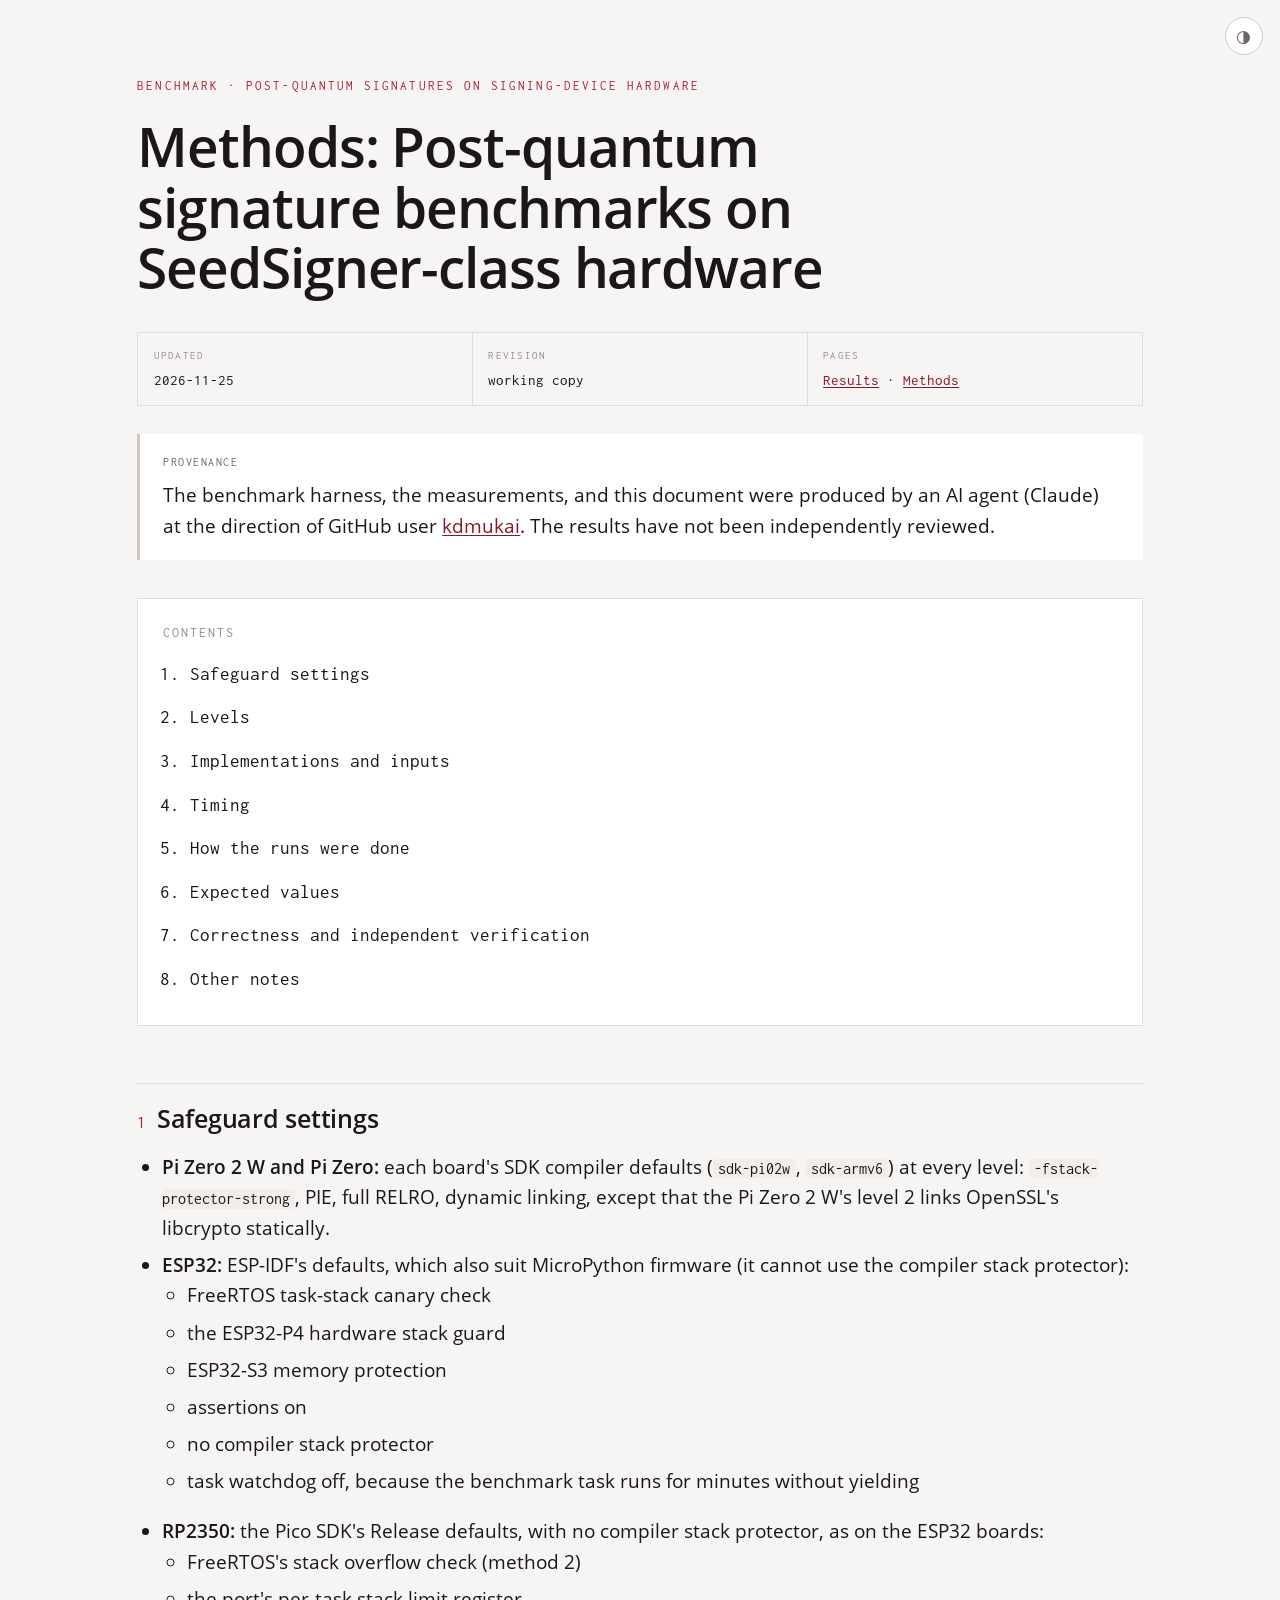
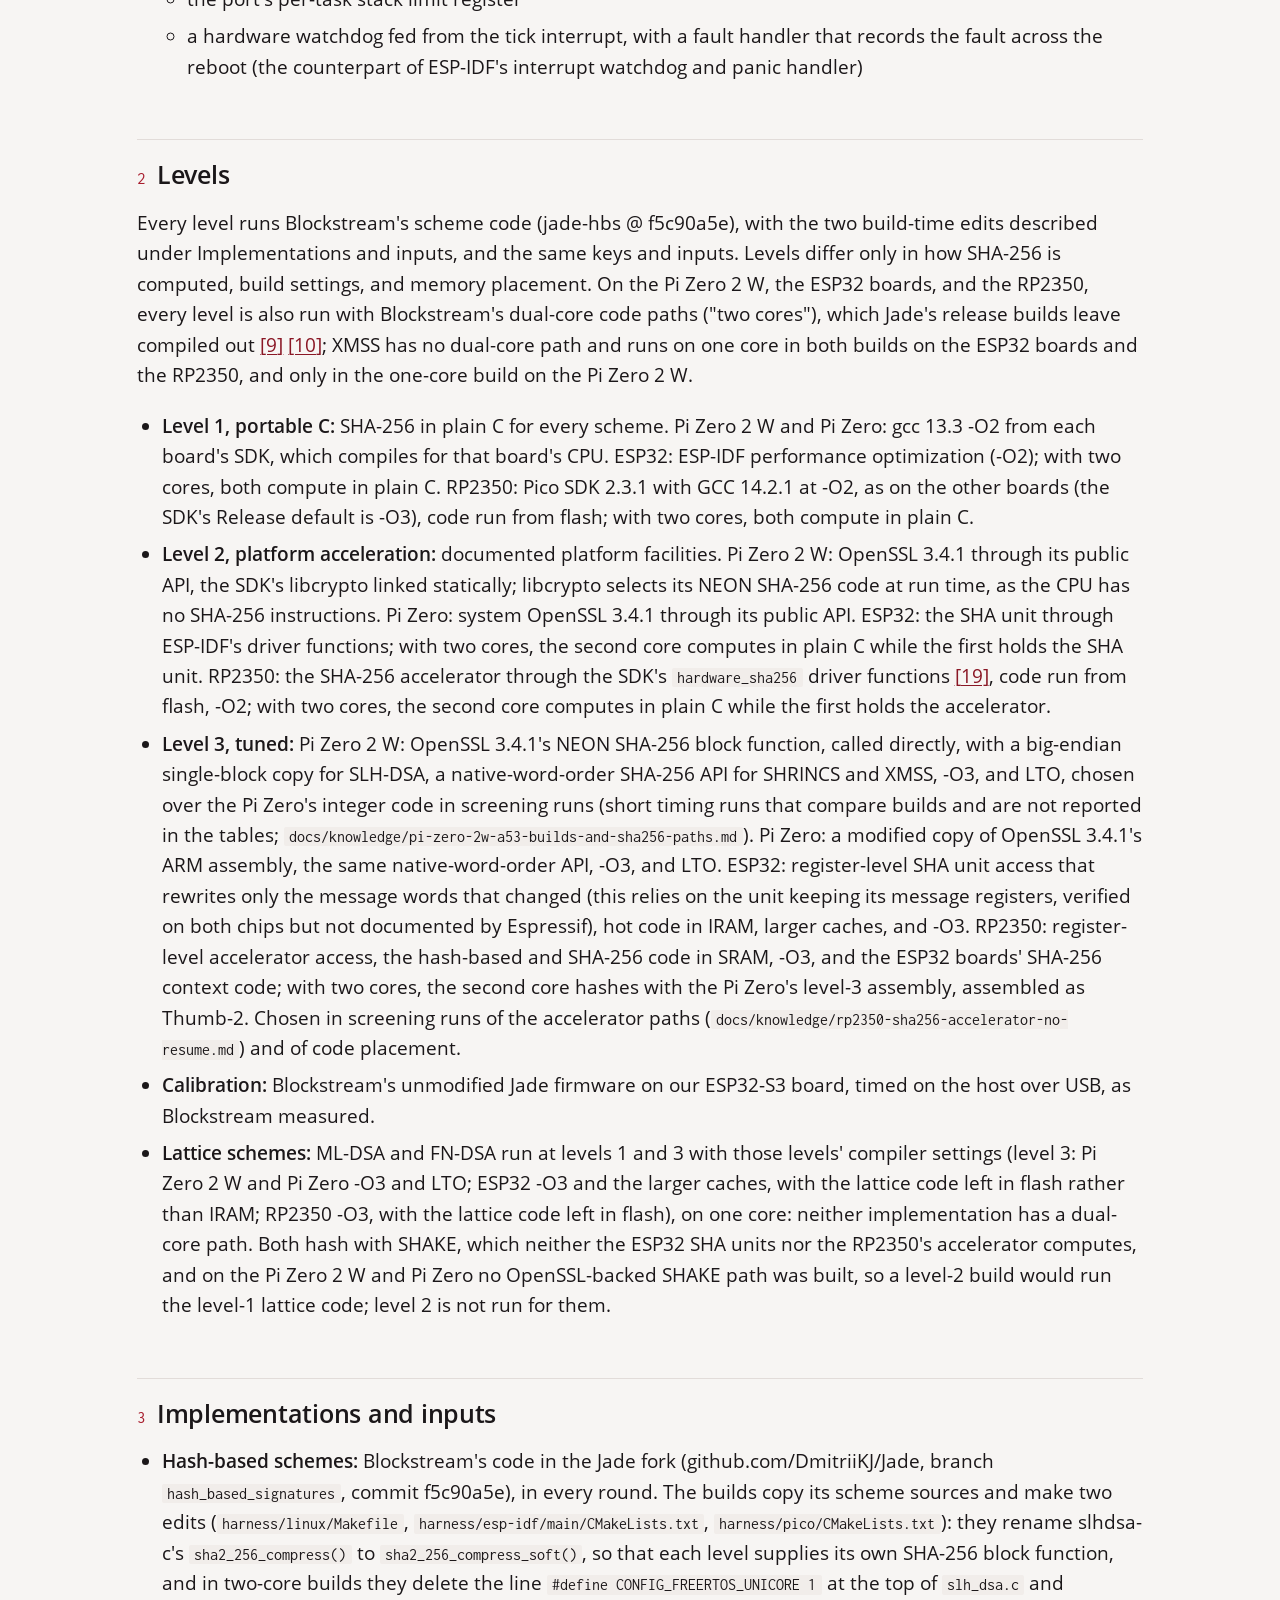
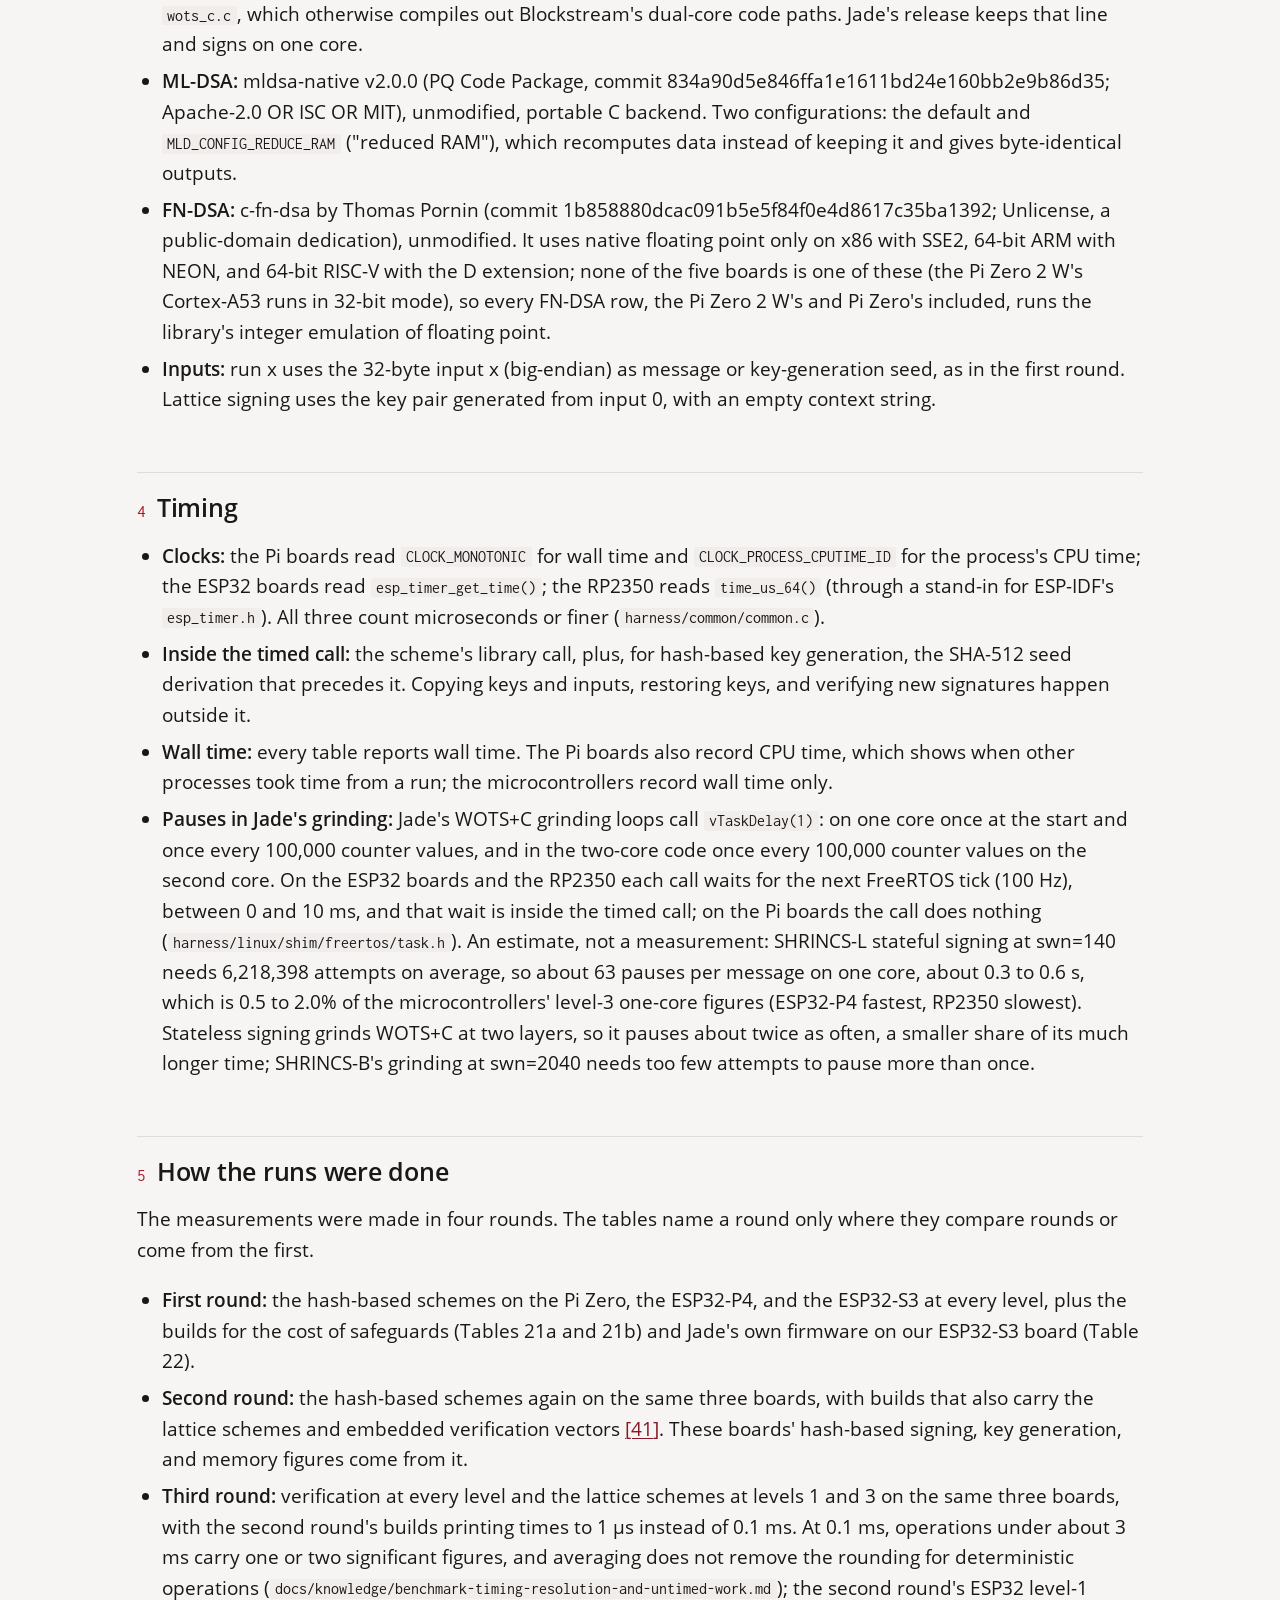
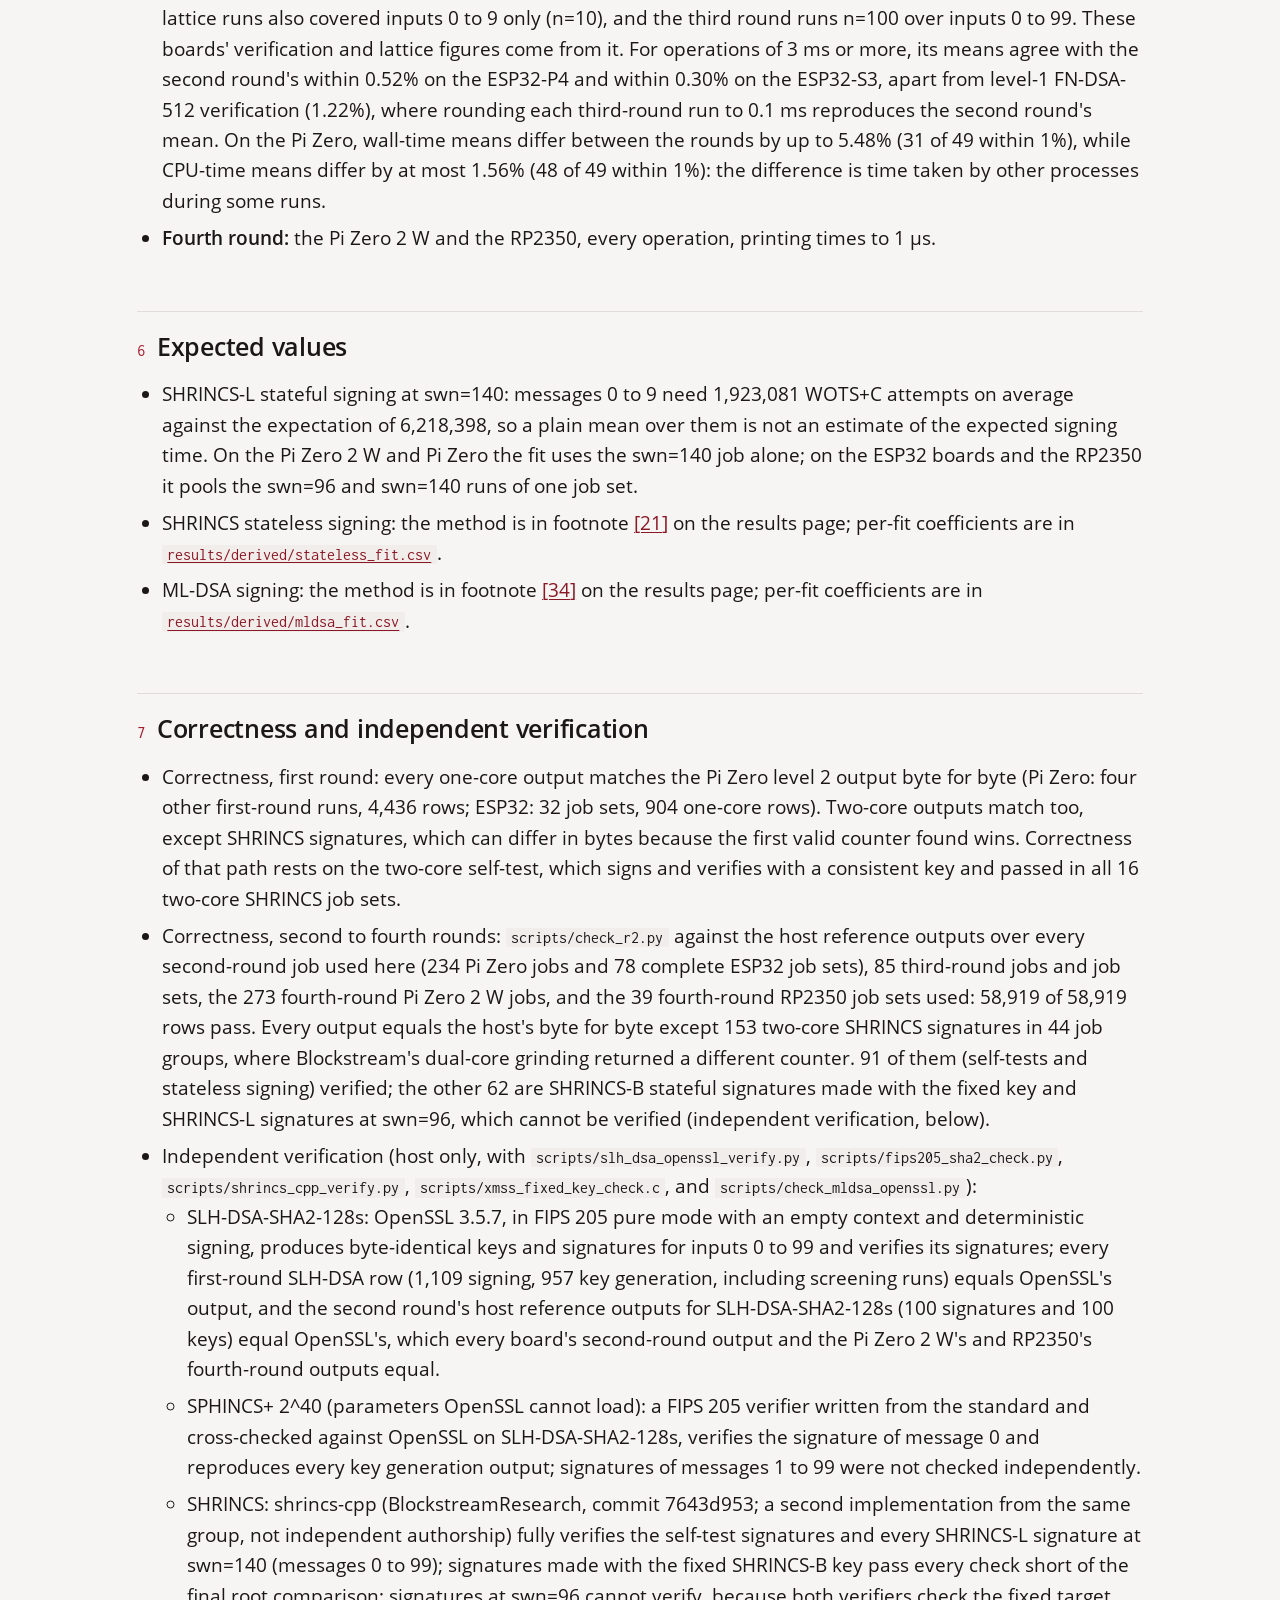
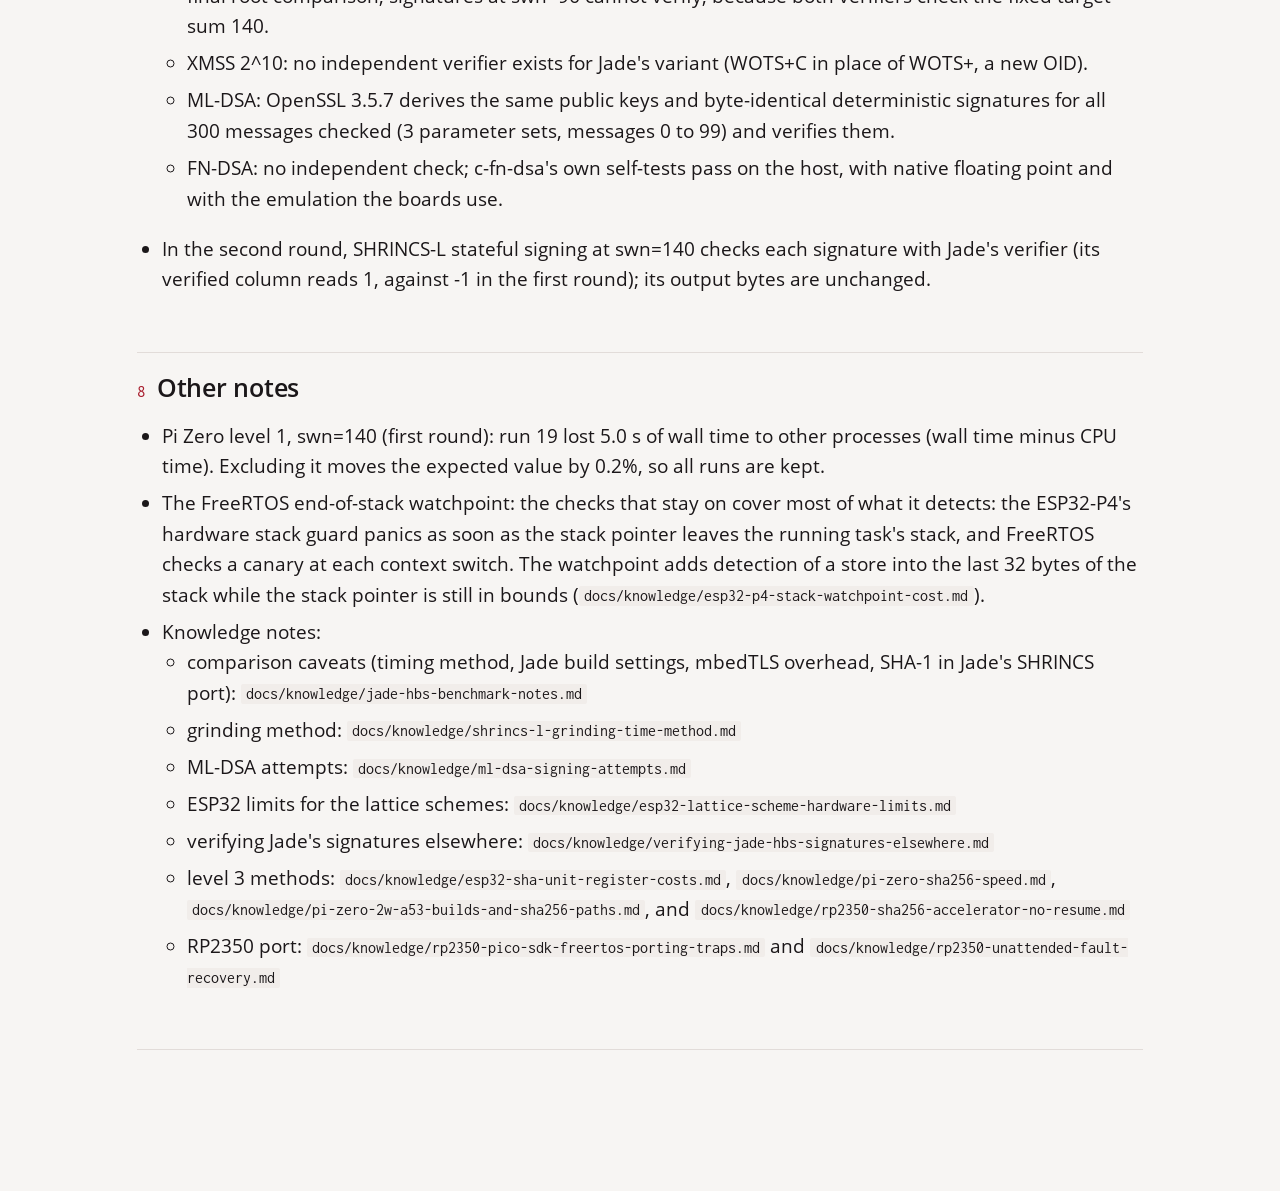
<file: methods.html>
<!doctype html>
<html lang="en">
<head>
<meta charset="utf-8">
<meta name="viewport" content="width=device-width, initial-scale=1">
<title>Methods: Post-quantum signature benchmarks on SeedSigner-class hardware</title>
<meta name="description" content="How the post-quantum signature benchmarks were built, run, timed, and checked.">
<meta property="og:type" content="article">
<meta property="og:title" content="Methods: Post-quantum signature benchmarks on SeedSigner-class hardware">
<meta property="og:description" content="How the post-quantum signature benchmarks were built, run, timed, and checked.">
<meta property="og:url" content="https://kdmukai-bot.github.io/post-quantum-signature-benchmarks/methods.html">
<meta property="og:image" content="https://kdmukai-bot.github.io/post-quantum-signature-benchmarks/assets/social-card.jpg">
<meta property="og:image:width" content="1200">
<meta property="og:image:height" content="630">
<meta property="og:image:alt" content="Bar chart: signing speed relative to the Jade Plus (approximate). Pi Zero 2 W +22x; Pi Zero +11x; ESP32-P4 +8.7x; ESP32-S3 +7.3x; RP2350 +5.5x; Trezor Safe 7 (test build) +2.7x; Jade Plus 1.0x; Trezor Safe 3/5/7 −1.2x; BitBox02 Nova −1.9x; Ledger Nano gen5/S+ −2.2x.">
<meta name="twitter:card" content="summary_large_image">
<meta name="twitter:image" content="https://kdmukai-bot.github.io/post-quantum-signature-benchmarks/assets/social-card.jpg">
<meta name="twitter:image:alt" content="Bar chart: signing speed relative to the Jade Plus (approximate). Pi Zero 2 W +22x; Pi Zero +11x; ESP32-P4 +8.7x; ESP32-S3 +7.3x; RP2350 +5.5x; Trezor Safe 7 (test build) +2.7x; Jade Plus 1.0x; Trezor Safe 3/5/7 −1.2x; BitBox02 Nova −1.9x; Ledger Nano gen5/S+ −2.2x.">
<link rel="stylesheet" href="assets/fonts.css">
<link rel="stylesheet" href="assets/series.css">
<style>
/* Page width: 55rem, close to GitHub's 980px content width at the laptop font size;
   phones are unaffected, since the column already fills the screen there. */
:root{ --measure:55rem; }
.tablewrap td.num, .tablewrap th.num{ text-align:right; }
.tablewrap th{ white-space:normal; font-family:var(--sans); font-size:.86rem;
  letter-spacing:0; text-transform:none; color:var(--ink); font-weight:650;
  line-height:1.3; vertical-align:bottom; }
.tablewrap .nw{ white-space:nowrap; }
.tablewrap tr.gap td{ height:1.1rem; padding:0; border:0; background:none; }
.tablewrap td.child{ padding-left:1.9rem; }
.tablewrap.summary{ max-width:36rem; }
.tablewrap.summary table{ font-size:1.12rem; }
.tablewrap.summary td{ padding:.6rem 1rem; vertical-align:baseline; }
.tablewrap.summary td.child{ padding-left:2rem; }
.tablewrap.summary td.num{ font-family:var(--sans); font-size:1.4rem; font-weight:700;
  color:var(--ink); font-variant-numeric:tabular-nums; }
:root{ --gain:#00875a; --loss:#d64545; }
@media (prefers-color-scheme:dark){ :root:not([data-theme="light"]){ --gain:#1fa37f;
  --loss:#e35d5d; } }
:root[data-theme="dark"]{ --gain:#1fa37f; --loss:#e35d5d; }
.cbars{ margin:1.6rem 0; }
.cbar-title{ font-family:var(--sans); font-size:1.12rem; font-weight:700; line-height:1.35;
  color:var(--ink); padding:.7rem .75rem .65rem; background:var(--raised);
  border-top:3px solid var(--accent); }
.cbar-grid{ display:grid; grid-template-columns:max-content 1fr; }
.cbar-row{ display:contents; }
.cbar-name, .cbar-plot{ border-bottom:1px solid var(--rule); }
.cbar-name{ padding:.55rem .75rem; font-size:1.04rem; line-height:1.3; white-space:nowrap;
  display:flex; align-items:center; }
.cbar-plot{ position:relative; min-height:2.6rem; }
.cbar-plot::before{ content:""; position:absolute; top:0; bottom:-1px; left:var(--x0);
  margin-left:-1px; border-left:2px solid var(--ink); }
.cbar-axis .cbar-name, .cbar-axis .cbar-plot{ border-bottom:1px solid var(--rule-strong); }
.cbar-axis .cbar-plot{ min-height:2rem; }
@media (max-width:560px){
  .cbar-grid{ grid-template-columns:1fr; }
  .cbar-name{ white-space:normal; border-bottom:0; padding:.5rem .5rem 0; }
  .cbar-axis .cbar-name{ display:none; }
  .cbar-plot{ min-height:2.3rem; }
}
.cbar{ position:absolute; top:50%; height:20px; margin-top:-10px; }
.cbar.up{ background:var(--gain); border-radius:0 4px 4px 0; }
.cbar.down{ background:var(--loss); border-radius:4px 0 0 4px; }
.cbar-break{ position:absolute; top:-4px; bottom:-4px; width:6px; margin-left:-3px;
  background:var(--ground); transform:skewX(-24deg); }
.cbar-val, .cbar-dir{ position:absolute; top:50%; transform:translateY(-50%);
  white-space:nowrap; }
.cbar-val{ font-weight:700; font-size:1.12rem; color:var(--ink);
  font-variant-numeric:tabular-nums; }
.cbar-val.muted{ font-weight:400; color:var(--muted); font-size:1rem; }
.cbar-dir{ font-size:.82rem; color:var(--muted); }
.cbar-note{ font-size:.82rem; color:var(--muted); margin:.6rem 0 .3rem; }
.cbar-table summary{ cursor:pointer; font-size:.86rem; color:var(--muted); }
.tablewrap.summary td.num.up{ color:var(--pass); }
.tablewrap.summary td.num.down{ color:var(--accent); }
.tablewrap.summary th{ font-size:1rem; }
.tablewrap.summary caption{ font-size:1.12rem; }
.tablewrap caption{ caption-side:top; text-align:left; font-family:var(--sans);
  font-size:1rem; font-weight:700; line-height:1.35; color:var(--ink);
  padding:.7rem .75rem .65rem; background:var(--raised);
  border-top:3px solid var(--accent); }
.tablewrap tr.group td{ background:var(--raised); color:var(--ink); padding-top:.5rem;
  padding-bottom:.5rem; border-top:1px solid var(--rule-strong);
  border-bottom:1px solid var(--rule-strong); }
.tablewrap .fnwrap{ white-space:normal; }
section.footnotes{ margin-top:3rem; font-size:.86rem; color:var(--muted); }
section.footnotes ol{ padding-left:1.4rem; }
hr.footnotes-sep{ border:0; border-top:1px solid var(--rule); margin:3rem 0 1rem; }
.footnote-ref a, .footnote-backref{ text-decoration:none; }
</style>
</head>
<body>
<button class="themetoggle" type="button" aria-label="Toggle light and dark theme">&#9681;</button>
<div class="wrap">

<header class="masthead">
  <p class="eyebrow">Benchmark &middot; Post-quantum signatures on signing-device hardware</p>
  <h1>Methods: Post-quantum signature benchmarks on SeedSigner-class hardware</h1>
  <dl class="meta">
    <div><dt>Updated</dt><dd>2026-11-25</dd></div>
    <div><dt>Revision</dt><dd><span data-deploy-rev>working copy</span></dd></div>
    <div><dt>Pages</dt><dd><a href="index.html">Results</a> &middot; <a href="methods.html">Methods</a></dd></div>
  </dl>
  <div class="note"><span class="tag">Provenance</span>
  <p>The benchmark harness, the measurements, and this document were produced by an AI agent (Claude) at the direction of GitHub user <a href="https://github.com/kdmukai">kdmukai</a>. The results have not been independently reviewed.</p></div>
</header>

<nav class="toc">
  <span class="tag">Contents</span>
  <ol start="1">
    <li><a href="#safeguard-settings">Safeguard settings</a></li>
    <li><a href="#levels">Levels</a></li>
    <li><a href="#implementations-and-inputs">Implementations and inputs</a></li>
    <li><a href="#timing">Timing</a></li>
    <li><a href="#how-the-runs-were-done">How the runs were done</a></li>
    <li><a href="#expected-values">Expected values</a></li>
    <li><a href="#correctness-and-independent-verification">Correctness and independent verification</a></li>
    <li><a href="#other-notes">Other notes</a></li>
  </ol>
</nav>

<h2 id="safeguard-settings"><a class="anchor" href="#safeguard-settings"><span class="num">1</span>Safeguard settings</a></h2>
<ul>
<li><strong>Pi Zero 2 W and Pi Zero:</strong> each board's SDK compiler defaults (<code>sdk-pi02w</code>,
<code>sdk-armv6</code>) at every level: <code>-fstack-protector-strong</code>, PIE, full RELRO, dynamic
linking, except that the Pi Zero 2 W's level 2 links OpenSSL's libcrypto statically.</li>
<li><strong>ESP32:</strong> ESP-IDF's defaults, which also suit MicroPython firmware (it cannot use the
compiler stack protector):
<ul>
<li>FreeRTOS task-stack canary check</li>
<li>the ESP32-P4 hardware stack guard</li>
<li>ESP32-S3 memory protection</li>
<li>assertions on</li>
<li>no compiler stack protector</li>
<li>task watchdog off, because the benchmark task runs for minutes without yielding</li>
</ul>
</li>
<li><strong>RP2350:</strong> the Pico SDK's Release defaults, with no compiler stack protector, as on the
ESP32 boards:
<ul>
<li>FreeRTOS's stack overflow check (method 2)</li>
<li>the port's per-task stack limit register</li>
<li>a hardware watchdog fed from the tick interrupt, with a fault handler that records the
fault across the reboot (the counterpart of ESP-IDF's interrupt watchdog and panic
handler)</li>
</ul>
</li>
</ul>
<h2 id="levels"><a class="anchor" href="#levels"><span class="num">2</span>Levels</a></h2>
<p>Every level runs Blockstream's scheme code (jade-hbs @ f5c90a5e), with the two build-time
edits described under Implementations and inputs, and the same keys and inputs. Levels
differ only in how SHA-256 is computed, build settings, and memory placement. On the Pi
Zero 2 W, the ESP32 boards, and the RP2350, every level is also run with Blockstream's
dual-core code paths (&quot;two cores&quot;), which Jade's release builds leave compiled out <a class="fnref" href="index.html#fn-9">[9]</a>
<a class="fnref" href="index.html#fn-10">[10]</a>; XMSS has no dual-core path and runs on one core in both builds on the ESP32 boards
and the RP2350, and only in the one-core build on the Pi Zero 2 W.</p>
<ul>
<li><strong>Level 1, portable C:</strong> SHA-256 in plain C for every scheme. Pi Zero 2 W and Pi Zero:
gcc 13.3 -O2 from each board's SDK, which compiles for that board's CPU. ESP32: ESP-IDF
performance optimization (-O2); with two cores, both compute in plain C. RP2350: Pico
SDK 2.3.1 with GCC 14.2.1 at -O2, as on the other boards (the SDK's Release default is
-O3), code run from flash; with two cores, both compute in plain C.</li>
<li><strong>Level 2, platform acceleration:</strong> documented platform facilities. Pi Zero 2 W: OpenSSL
3.4.1 through its public API, the SDK's libcrypto linked statically; libcrypto selects
its NEON SHA-256 code at run time, as the CPU has no SHA-256 instructions. Pi Zero:
system OpenSSL 3.4.1 through its public API. ESP32: the SHA unit through ESP-IDF's
driver functions; with two cores, the second core computes in plain C while the first
holds the SHA unit. RP2350: the SHA-256 accelerator through the SDK's <code>hardware_sha256</code>
driver functions <a class="fnref" href="index.html#fn-19">[19]</a>, code run from flash, -O2; with two cores, the second core
computes in plain C while the first holds the accelerator.</li>
<li><strong>Level 3, tuned:</strong> Pi Zero 2 W: OpenSSL 3.4.1's NEON SHA-256 block function, called
directly, with a big-endian single-block copy for SLH-DSA, a native-word-order SHA-256
API for SHRINCS and XMSS, -O3, and LTO, chosen over the Pi Zero's integer code in
screening runs (short timing runs that compare builds and are not reported in the
tables; <code>docs/knowledge/pi-zero-2w-a53-builds-and-sha256-paths.md</code>). Pi Zero: a modified
copy of OpenSSL 3.4.1's ARM assembly, the same native-word-order API, -O3, and LTO.
ESP32: register-level SHA unit access that rewrites only the message words that changed
(this relies on the unit keeping its message registers, verified on both chips but not
documented by Espressif), hot code in IRAM, larger caches, and -O3. RP2350:
register-level accelerator access, the hash-based and SHA-256 code in SRAM, -O3, and the
ESP32 boards' SHA-256 context code; with two cores, the second core hashes with the Pi
Zero's level-3 assembly, assembled as Thumb-2. Chosen in screening runs of the
accelerator paths (<code>docs/knowledge/rp2350-sha256-accelerator-no-resume.md</code>) and of code
placement.</li>
<li><strong>Calibration:</strong> Blockstream's unmodified Jade firmware on our ESP32-S3 board, timed on
the host over USB, as Blockstream measured.</li>
<li><strong>Lattice schemes:</strong> ML-DSA and FN-DSA run at levels 1 and 3 with those levels' compiler
settings (level 3: Pi Zero 2 W and Pi Zero -O3 and LTO; ESP32 -O3 and the larger caches,
with the lattice code left in flash rather than IRAM; RP2350 -O3, with the lattice code
left in flash), on one core: neither implementation has a dual-core path. Both hash with
SHAKE, which neither the ESP32 SHA units nor the RP2350's accelerator computes, and on
the Pi Zero 2 W and Pi Zero no OpenSSL-backed SHAKE path was built, so a level-2 build
would run the level-1 lattice code; level 2 is not run for them.</li>
</ul>
<h2 id="implementations-and-inputs"><a class="anchor" href="#implementations-and-inputs"><span class="num">3</span>Implementations and inputs</a></h2>
<ul>
<li><strong>Hash-based schemes:</strong> Blockstream's code in the Jade fork (github.com/DmitriiKJ/Jade,
branch <code>hash_based_signatures</code>, commit f5c90a5e), in every round. The builds copy its
scheme sources and make two edits (<code>harness/linux/Makefile</code>,
<code>harness/esp-idf/main/CMakeLists.txt</code>, <code>harness/pico/CMakeLists.txt</code>): they rename
slhdsa-c's <code>sha2_256_compress()</code> to <code>sha2_256_compress_soft()</code>, so that each level
supplies its own SHA-256 block function, and in two-core builds they delete the line
<code>#define CONFIG_FREERTOS_UNICORE 1</code> at the top of <code>slh_dsa.c</code> and <code>wots_c.c</code>, which
otherwise compiles out Blockstream's dual-core code paths. Jade's release keeps that
line and signs on one core.</li>
<li><strong>ML-DSA:</strong> mldsa-native v2.0.0 (PQ Code Package, commit
834a90d5e846ffa1e1611bd24e160bb2e9b86d35; Apache-2.0 OR ISC OR MIT), unmodified,
portable C backend. Two configurations: the default and <code>MLD_CONFIG_REDUCE_RAM</code>
(&quot;reduced RAM&quot;), which recomputes data instead of keeping it and gives byte-identical
outputs.</li>
<li><strong>FN-DSA:</strong> c-fn-dsa by Thomas Pornin (commit 1b858880dcac091b5e5f84f0e4d8617c35ba1392;
Unlicense, a public-domain dedication), unmodified. It uses native floating point only
on x86 with SSE2, 64-bit ARM with NEON, and 64-bit RISC-V with the D extension; none of
the five boards is one of these (the Pi Zero 2 W's Cortex-A53 runs in 32-bit mode), so
every FN-DSA row, the Pi Zero 2 W's and Pi Zero's included, runs the library's integer
emulation of floating point.</li>
<li><strong>Inputs:</strong> run x uses the 32-byte input x (big-endian) as message or key-generation
seed, as in the first round. Lattice signing uses the key pair generated from input 0,
with an empty context string.</li>
</ul>
<h2 id="timing"><a class="anchor" href="#timing"><span class="num">4</span>Timing</a></h2>
<ul>
<li><strong>Clocks:</strong> the Pi boards read <code>CLOCK_MONOTONIC</code> for wall time and
<code>CLOCK_PROCESS_CPUTIME_ID</code> for the process's CPU time; the ESP32 boards read
<code>esp_timer_get_time()</code>; the RP2350 reads <code>time_us_64()</code> (through a stand-in for
ESP-IDF's <code>esp_timer.h</code>). All three count microseconds or finer
(<code>harness/common/common.c</code>).</li>
<li><strong>Inside the timed call:</strong> the scheme's library call, plus, for hash-based key
generation, the SHA-512 seed derivation that precedes it. Copying keys and inputs,
restoring keys, and verifying new signatures happen outside it.</li>
<li><strong>Wall time:</strong> every table reports wall time. The Pi boards also record CPU time, which
shows when other processes took time from a run; the microcontrollers record wall time
only.</li>
<li><strong>Pauses in Jade's grinding:</strong> Jade's WOTS+C grinding loops call <code>vTaskDelay(1)</code>: on one
core once at the start and once every 100,000 counter values, and in the two-core code
once every 100,000 counter values on the second core. On the ESP32 boards and the RP2350
each call waits for the next FreeRTOS tick (100 Hz), between 0 and 10 ms, and that wait
is inside the timed call; on the Pi boards the call does nothing
(<code>harness/linux/shim/freertos/task.h</code>). An estimate, not a measurement: SHRINCS-L
stateful signing at swn=140 needs 6,218,398 attempts on average, so about 63 pauses per
message on one core, about 0.3 to 0.6 s, which is 0.5 to 2.0% of the microcontrollers'
level-3 one-core figures (ESP32-P4 fastest, RP2350 slowest). Stateless signing grinds
WOTS+C at two layers, so it pauses about twice as often, a smaller share of its much
longer time; SHRINCS-B's grinding at swn=2040 needs too few attempts to pause more than
once.</li>
</ul>
<h2 id="how-the-runs-were-done"><a class="anchor" href="#how-the-runs-were-done"><span class="num">5</span>How the runs were done</a></h2>
<p>The measurements were made in four rounds. The tables name a round only where they compare
rounds or come from the first.</p>
<ul>
<li><strong>First round:</strong> the hash-based schemes on the Pi Zero, the ESP32-P4, and the ESP32-S3
at every level, plus the builds for the cost of safeguards (Tables 21a and 21b) and
Jade's own firmware on our ESP32-S3 board (Table 22).</li>
<li><strong>Second round:</strong> the hash-based schemes again on the same three boards, with builds
that also carry the lattice schemes and embedded verification vectors <a class="fnref" href="index.html#fn-41">[41]</a>. These
boards' hash-based signing, key generation, and memory figures come from it.</li>
<li><strong>Third round:</strong> verification at every level and the lattice schemes at levels 1 and 3
on the same three boards, with the second round's builds printing times to 1 µs instead
of 0.1 ms. At 0.1 ms, operations under about 3 ms carry one or two significant figures,
and averaging does not remove the rounding for deterministic operations
(<code>docs/knowledge/benchmark-timing-resolution-and-untimed-work.md</code>); the second round's
ESP32 level-1 lattice runs also covered inputs 0 to 9 only (n=10), and the third round
runs n=100 over inputs 0 to 99. These boards' verification and lattice figures come from
it. For operations of 3 ms or more, its means agree with the second round's within 0.52%
on the ESP32-P4 and within 0.30% on the ESP32-S3, apart from level-1 FN-DSA-512
verification (1.22%), where rounding each third-round run to 0.1 ms reproduces the
second round's mean. On the Pi Zero, wall-time means differ between the rounds by up to
5.48% (31 of 49 within 1%), while CPU-time means differ by at most 1.56% (48 of 49
within 1%): the difference is time taken by other processes during some runs.</li>
<li><strong>Fourth round:</strong> the Pi Zero 2 W and the RP2350, every operation, printing times to 1
µs.</li>
</ul>
<h2 id="expected-values"><a class="anchor" href="#expected-values"><span class="num">6</span>Expected values</a></h2>
<ul>
<li>SHRINCS-L stateful signing at swn=140: messages 0 to 9 need 1,923,081 WOTS+C attempts on
average against the expectation of 6,218,398, so a plain mean over them is not an
estimate of the expected signing time. On the Pi Zero 2 W and Pi Zero the fit uses the
swn=140 job alone; on the ESP32 boards and the RP2350 it pools the swn=96 and swn=140
runs of one job set.</li>
<li>SHRINCS stateless signing: the method is in footnote <a class="fnref" href="index.html#fn-21">[21]</a> on the results page; per-fit
coefficients are in <a href="results/derived/stateless_fit.csv"><code>results/derived/stateless_fit.csv</code></a>.</li>
<li>ML-DSA signing: the method is in footnote <a class="fnref" href="index.html#fn-34">[34]</a> on the results page; per-fit coefficients
are in <a href="results/derived/mldsa_fit.csv"><code>results/derived/mldsa_fit.csv</code></a>.</li>
</ul>
<h2 id="correctness-and-independent-verification"><a class="anchor" href="#correctness-and-independent-verification"><span class="num">7</span>Correctness and independent verification</a></h2>
<ul>
<li>Correctness, first round: every one-core output matches the Pi Zero level 2 output byte
for byte (Pi Zero: four other first-round runs, 4,436 rows; ESP32: 32 job sets, 904
one-core rows). Two-core outputs match too, except SHRINCS signatures, which can differ
in bytes because the first valid counter found wins. Correctness of that path rests on
the two-core self-test, which signs and verifies with a consistent key and passed in all
16 two-core SHRINCS job sets.</li>
<li>Correctness, second to fourth rounds: <code>scripts/check_r2.py</code> against the host reference
outputs over every second-round job used here (234 Pi Zero jobs and 78 complete ESP32
job sets), 85 third-round jobs and job sets, the 273 fourth-round Pi Zero 2 W jobs, and
the 39 fourth-round RP2350 job sets used: 58,919 of 58,919 rows pass. Every output
equals the host's byte for byte except 153 two-core SHRINCS signatures in 44 job groups,
where Blockstream's dual-core grinding returned a different counter. 91 of them
(self-tests and stateless signing) verified; the other 62 are SHRINCS-B stateful
signatures made with the fixed key and SHRINCS-L signatures at swn=96, which cannot be
verified (independent verification, below).</li>
<li>Independent verification (host only, with <code>scripts/slh_dsa_openssl_verify.py</code>,
<code>scripts/fips205_sha2_check.py</code>, <code>scripts/shrincs_cpp_verify.py</code>,
<code>scripts/xmss_fixed_key_check.c</code>, and <code>scripts/check_mldsa_openssl.py</code>):
<ul>
<li>SLH-DSA-SHA2-128s: OpenSSL 3.5.7, in FIPS 205 pure mode with an empty context and
deterministic signing, produces byte-identical keys and signatures for inputs 0 to 99
and verifies its signatures; every first-round SLH-DSA row (1,109 signing, 957 key
generation, including screening runs) equals OpenSSL's output, and the second round's
host reference outputs for SLH-DSA-SHA2-128s (100 signatures and 100 keys) equal
OpenSSL's, which every board's second-round output and the Pi Zero 2 W's and RP2350's
fourth-round outputs equal.</li>
<li>SPHINCS+ 2^40 (parameters OpenSSL cannot load): a FIPS 205 verifier written from the
standard and cross-checked against OpenSSL on SLH-DSA-SHA2-128s, verifies the
signature of message 0 and reproduces every key generation output; signatures of
messages 1 to 99 were not checked independently.</li>
<li>SHRINCS: shrincs-cpp (BlockstreamResearch, commit 7643d953; a second implementation
from the same group, not independent authorship) fully verifies the self-test
signatures and every SHRINCS-L signature at swn=140 (messages 0 to 99); signatures
made with the fixed SHRINCS-B key pass every check short of the final root comparison;
signatures at swn=96 cannot verify, because both verifiers check the fixed target sum
140.</li>
<li>XMSS 2^10: no independent verifier exists for Jade's variant (WOTS+C in place of
WOTS+, a new OID).</li>
<li>ML-DSA: OpenSSL 3.5.7 derives the same public keys and byte-identical deterministic
signatures for all 300 messages checked (3 parameter sets, messages 0 to 99) and
verifies them.</li>
<li>FN-DSA: no independent check; c-fn-dsa's own self-tests pass on the host, with native
floating point and with the emulation the boards use.</li>
</ul>
</li>
<li>In the second round, SHRINCS-L stateful signing at swn=140 checks each signature with
Jade's verifier (its verified column reads 1, against -1 in the first round); its output
bytes are unchanged.</li>
</ul>
<h2 id="other-notes"><a class="anchor" href="#other-notes"><span class="num">8</span>Other notes</a></h2>
<ul>
<li>Pi Zero level 1, swn=140 (first round): run 19 lost 5.0 s of wall time to other
processes (wall time minus CPU time). Excluding it moves the expected value by 0.2%, so
all runs are kept.</li>
<li>The FreeRTOS end-of-stack watchpoint: the checks that stay on cover most of what it
detects: the ESP32-P4's hardware stack guard panics as soon as the stack pointer leaves
the running task's stack, and FreeRTOS checks a canary at each context switch. The
watchpoint adds detection of a store into the last 32 bytes of the stack while the stack
pointer is still in bounds (<code>docs/knowledge/esp32-p4-stack-watchpoint-cost.md</code>).</li>
<li>Knowledge notes:
<ul>
<li>comparison caveats (timing method, Jade build settings, mbedTLS overhead, SHA-1 in
Jade's SHRINCS port): <code>docs/knowledge/jade-hbs-benchmark-notes.md</code></li>
<li>grinding method: <code>docs/knowledge/shrincs-l-grinding-time-method.md</code></li>
<li>ML-DSA attempts: <code>docs/knowledge/ml-dsa-signing-attempts.md</code></li>
<li>ESP32 limits for the lattice schemes:
<code>docs/knowledge/esp32-lattice-scheme-hardware-limits.md</code></li>
<li>verifying Jade's signatures elsewhere:
<code>docs/knowledge/verifying-jade-hbs-signatures-elsewhere.md</code></li>
<li>level 3 methods: <code>docs/knowledge/esp32-sha-unit-register-costs.md</code>,
<code>docs/knowledge/pi-zero-sha256-speed.md</code>,
<code>docs/knowledge/pi-zero-2w-a53-builds-and-sha256-paths.md</code>, and
<code>docs/knowledge/rp2350-sha256-accelerator-no-resume.md</code></li>
<li>RP2350 port: <code>docs/knowledge/rp2350-pico-sdk-freertos-porting-traps.md</code> and
<code>docs/knowledge/rp2350-unattended-fault-recovery.md</code></li>
</ul>
</li>
</ul>


<footer></footer>
</div>
<script>
(function () {
  var b = document.querySelector('.themetoggle');
  if (!b) return;
  b.addEventListener('click', function () {
    var cur = document.documentElement.getAttribute('data-theme');
    if (!cur) cur = window.matchMedia('(prefers-color-scheme: dark)').matches ? 'dark' : 'light';
    document.documentElement.setAttribute('data-theme', cur === 'dark' ? 'light' : 'dark');
  });
})();
</script>
</body>
</html>
</file>
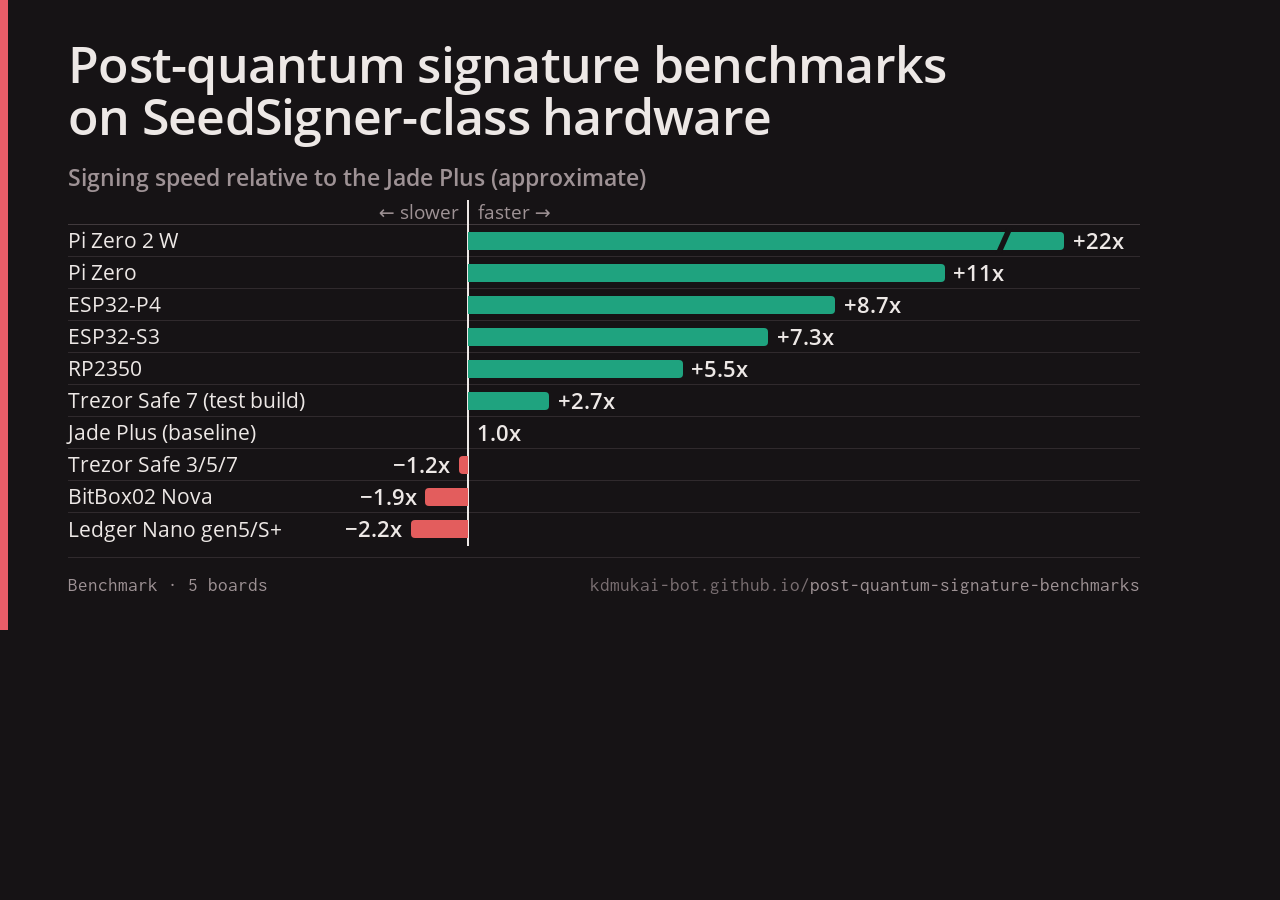
<file: assets/social-card.html>
<!doctype html>
<!-- Source of assets/social-card.jpg (1200x630), written by scripts/report/build_pages.py
     from Table 1's chart; render it with scripts/report/social_card.py. -->
<html lang="en" data-theme="dark">
<head>
<meta charset="utf-8">
<title>Post-quantum signature benchmarks on SeedSigner-class hardware: share card</title>
<script>
  var q = new URLSearchParams(location.search);
  document.documentElement.setAttribute('data-theme',
    q.get('theme') === 'light' ? 'light' : 'dark');
  // ?scale=2 lays the card out at twice the size, for a sharper render to downsample.
  if (q.get('scale')) document.documentElement.style.zoom = q.get('scale');
</script>
<link rel="stylesheet" href="fonts.css">
<link rel="stylesheet" href="series.css">
<style>
/* Page width: 55rem, close to GitHub's 980px content width at the laptop font size;
   phones are unaffected, since the column already fills the screen there. */
:root{ --measure:55rem; }
.tablewrap td.num, .tablewrap th.num{ text-align:right; }
.tablewrap th{ white-space:normal; font-family:var(--sans); font-size:.86rem;
  letter-spacing:0; text-transform:none; color:var(--ink); font-weight:650;
  line-height:1.3; vertical-align:bottom; }
.tablewrap .nw{ white-space:nowrap; }
.tablewrap tr.gap td{ height:1.1rem; padding:0; border:0; background:none; }
.tablewrap td.child{ padding-left:1.9rem; }
.tablewrap.summary{ max-width:36rem; }
.tablewrap.summary table{ font-size:1.12rem; }
.tablewrap.summary td{ padding:.6rem 1rem; vertical-align:baseline; }
.tablewrap.summary td.child{ padding-left:2rem; }
.tablewrap.summary td.num{ font-family:var(--sans); font-size:1.4rem; font-weight:700;
  color:var(--ink); font-variant-numeric:tabular-nums; }
:root{ --gain:#00875a; --loss:#d64545; }
@media (prefers-color-scheme:dark){ :root:not([data-theme="light"]){ --gain:#1fa37f;
  --loss:#e35d5d; } }
:root[data-theme="dark"]{ --gain:#1fa37f; --loss:#e35d5d; }
.cbars{ margin:1.6rem 0; }
.cbar-title{ font-family:var(--sans); font-size:1.12rem; font-weight:700; line-height:1.35;
  color:var(--ink); padding:.7rem .75rem .65rem; background:var(--raised);
  border-top:3px solid var(--accent); }
.cbar-grid{ display:grid; grid-template-columns:max-content 1fr; }
.cbar-row{ display:contents; }
.cbar-name, .cbar-plot{ border-bottom:1px solid var(--rule); }
.cbar-name{ padding:.55rem .75rem; font-size:1.04rem; line-height:1.3; white-space:nowrap;
  display:flex; align-items:center; }
.cbar-plot{ position:relative; min-height:2.6rem; }
.cbar-plot::before{ content:""; position:absolute; top:0; bottom:-1px; left:var(--x0);
  margin-left:-1px; border-left:2px solid var(--ink); }
.cbar-axis .cbar-name, .cbar-axis .cbar-plot{ border-bottom:1px solid var(--rule-strong); }
.cbar-axis .cbar-plot{ min-height:2rem; }
@media (max-width:560px){
  .cbar-grid{ grid-template-columns:1fr; }
  .cbar-name{ white-space:normal; border-bottom:0; padding:.5rem .5rem 0; }
  .cbar-axis .cbar-name{ display:none; }
  .cbar-plot{ min-height:2.3rem; }
}
.cbar{ position:absolute; top:50%; height:20px; margin-top:-10px; }
.cbar.up{ background:var(--gain); border-radius:0 4px 4px 0; }
.cbar.down{ background:var(--loss); border-radius:4px 0 0 4px; }
.cbar-break{ position:absolute; top:-4px; bottom:-4px; width:6px; margin-left:-3px;
  background:var(--ground); transform:skewX(-24deg); }
.cbar-val, .cbar-dir{ position:absolute; top:50%; transform:translateY(-50%);
  white-space:nowrap; }
.cbar-val{ font-weight:700; font-size:1.12rem; color:var(--ink);
  font-variant-numeric:tabular-nums; }
.cbar-val.muted{ font-weight:400; color:var(--muted); font-size:1rem; }
.cbar-dir{ font-size:.82rem; color:var(--muted); }
.cbar-note{ font-size:.82rem; color:var(--muted); margin:.6rem 0 .3rem; }
.cbar-table summary{ cursor:pointer; font-size:.86rem; color:var(--muted); }
.tablewrap.summary td.num.up{ color:var(--pass); }
.tablewrap.summary td.num.down{ color:var(--accent); }
.tablewrap.summary th{ font-size:1rem; }
.tablewrap.summary caption{ font-size:1.12rem; }
.tablewrap caption{ caption-side:top; text-align:left; font-family:var(--sans);
  font-size:1rem; font-weight:700; line-height:1.35; color:var(--ink);
  padding:.7rem .75rem .65rem; background:var(--raised);
  border-top:3px solid var(--accent); }
.tablewrap tr.group td{ background:var(--raised); color:var(--ink); padding-top:.5rem;
  padding-bottom:.5rem; border-top:1px solid var(--rule-strong);
  border-bottom:1px solid var(--rule-strong); }
.tablewrap .fnwrap{ white-space:normal; }
section.footnotes{ margin-top:3rem; font-size:.86rem; color:var(--muted); }
section.footnotes ol{ padding-left:1.4rem; }
hr.footnotes-sep{ border:0; border-top:1px solid var(--rule); margin:3rem 0 1rem; }
.footnote-ref a, .footnote-backref{ text-decoration:none; }

html, body{ margin:0; padding:0; background:var(--ground); }
body{ width:1200px; height:630px; overflow:hidden; box-sizing:border-box;
  position:relative; padding:38px 60px 30px 68px; display:grid;
  grid-template-rows:auto 1fr auto;
  font-family:var(--sans); color:var(--ink); }
body::before{ content:""; position:absolute; left:0; top:0; bottom:0; width:8px;
  background:var(--accent); }
h1{ font-size:50px; line-height:1.04; letter-spacing:-.015em; font-weight:650;
  margin:0 0 16px; text-wrap:balance; }
.cbars{ margin:0; align-self:center; --pl:84px; --pr:76px; }
.chart-label{ font-size:23px; font-weight:600; color:var(--muted); margin:0 0 4px; }
.cbar-name{ font-size:21px; padding:0 22px 0 0; }
.cbar-plot{ min-height:32px; }
.cbar-axis .cbar-plot{ min-height:25px; }
.cbar-row:last-child > *{ border-bottom:0; }
.cbar{ height:18px; margin-top:-9px; }
.cbar-val{ font-size:22px; }
.cbar-dir{ font-size:19px; }
.foot{ display:flex; justify-content:space-between; align-items:baseline;
  border-top:1px solid var(--rule); padding-top:12px; margin-top:10px;
  font-family:var(--mono); font-size:19px; color:var(--muted); }
.foot b{ font-weight:400; color:var(--faint); }
</style>
</head>
<body>
<h1>Post-quantum signature benchmarks on SeedSigner-class hardware</h1>
<figure class="cbars" style="--u:calc((100% - var(--pl) - var(--pr)) / 13.7000); --x0:calc(var(--pl) + var(--u) * 1.2000)">
<p class="chart-label">Signing speed relative to the Jade Plus (approximate)</p>
<div class="cbar-grid">
<div class="cbar-row cbar-axis" aria-hidden="true"><div class="cbar-name"></div><div class="cbar-plot"><span class="cbar-dir" style="right:calc(100% - var(--x0) + .5rem)">&larr; slower</span><span class="cbar-dir" style="left:calc(var(--x0) + .5rem)">faster &rarr;</span></div></div>
<div class="cbar-row"><div class="cbar-name"><span>Pi Zero 2 W</span></div><div class="cbar-plot"><span class="cbar up" style="left:var(--x0);width:calc(var(--u) * 12.5000)" title="Pi Zero 2 W: 22x as fast as the Jade Plus (bar cut short to fit)"><span class="cbar-break" style="left:90.00%"></span></span><span class="cbar-val" style="left:calc(var(--x0) + var(--u) * 12.5000 + .45rem)">+22x</span></div></div>
<div class="cbar-row"><div class="cbar-name"><span>Pi Zero</span></div><div class="cbar-plot"><span class="cbar up" style="left:var(--x0);width:calc(var(--u) * 10.0000)" title="Pi Zero: 11x as fast as the Jade Plus"></span><span class="cbar-val" style="left:calc(var(--x0) + var(--u) * 10.0000 + .45rem)">+11x</span></div></div>
<div class="cbar-row"><div class="cbar-name"><span>ESP32-P4</span></div><div class="cbar-plot"><span class="cbar up" style="left:var(--x0);width:calc(var(--u) * 7.7000)" title="ESP32-P4: 8.7x as fast as the Jade Plus"></span><span class="cbar-val" style="left:calc(var(--x0) + var(--u) * 7.7000 + .45rem)">+8.7x</span></div></div>
<div class="cbar-row"><div class="cbar-name"><span>ESP32-S3</span></div><div class="cbar-plot"><span class="cbar up" style="left:var(--x0);width:calc(var(--u) * 6.3000)" title="ESP32-S3: 7.3x as fast as the Jade Plus"></span><span class="cbar-val" style="left:calc(var(--x0) + var(--u) * 6.3000 + .45rem)">+7.3x</span></div></div>
<div class="cbar-row"><div class="cbar-name"><span>RP2350</span></div><div class="cbar-plot"><span class="cbar up" style="left:var(--x0);width:calc(var(--u) * 4.5000)" title="RP2350: 5.5x as fast as the Jade Plus"></span><span class="cbar-val" style="left:calc(var(--x0) + var(--u) * 4.5000 + .45rem)">+5.5x</span></div></div>
<div class="cbar-row"><div class="cbar-name"><span>Trezor Safe 7 (test build)</span></div><div class="cbar-plot"><span class="cbar up" style="left:var(--x0);width:calc(var(--u) * 1.7000)" title="Trezor Safe 7 (test build) [2]: 2.7x as fast as the Jade Plus"></span><span class="cbar-val" style="left:calc(var(--x0) + var(--u) * 1.7000 + .45rem)">+2.7x</span></div></div>
<div class="cbar-row"><div class="cbar-name"><span>Jade Plus (baseline)</span></div><div class="cbar-plot"><span class="cbar-val" style="left:calc(var(--x0) + .45rem)">1.0x</span></div></div>
<div class="cbar-row"><div class="cbar-name"><span>Trezor Safe 3/5/7</span></div><div class="cbar-plot"><span class="cbar down" style="right:calc(100% - var(--x0));width:calc(var(--u) * 0.2000)" title="Trezor Safe 3/5/7: takes 1.2x as long as the Jade Plus"></span><span class="cbar-val" style="right:calc(calc(100% - var(--x0)) + var(--u) * 0.2000 + .45rem)">−1.2x</span></div></div>
<div class="cbar-row"><div class="cbar-name"><span>BitBox02 Nova</span></div><div class="cbar-plot"><span class="cbar down" style="right:calc(100% - var(--x0));width:calc(var(--u) * 0.9000)" title="BitBox02 Nova: takes 1.9x as long as the Jade Plus"></span><span class="cbar-val" style="right:calc(calc(100% - var(--x0)) + var(--u) * 0.9000 + .45rem)">−1.9x</span></div></div>
<div class="cbar-row"><div class="cbar-name"><span>Ledger Nano gen5/S+</span></div><div class="cbar-plot"><span class="cbar down" style="right:calc(100% - var(--x0));width:calc(var(--u) * 1.2000)" title="Ledger Nano gen5/S+: takes 2.2x as long as the Jade Plus"></span><span class="cbar-val" style="right:calc(calc(100% - var(--x0)) + var(--u) * 1.2000 + .45rem)">−2.2x</span></div></div>
</div>
</figure>
<div class="foot"><span>Benchmark &middot; 5 boards</span><span><b>kdmukai-bot.github.io/</b>post-quantum-signature-benchmarks</span></div>
</body>
</html>
</file>
